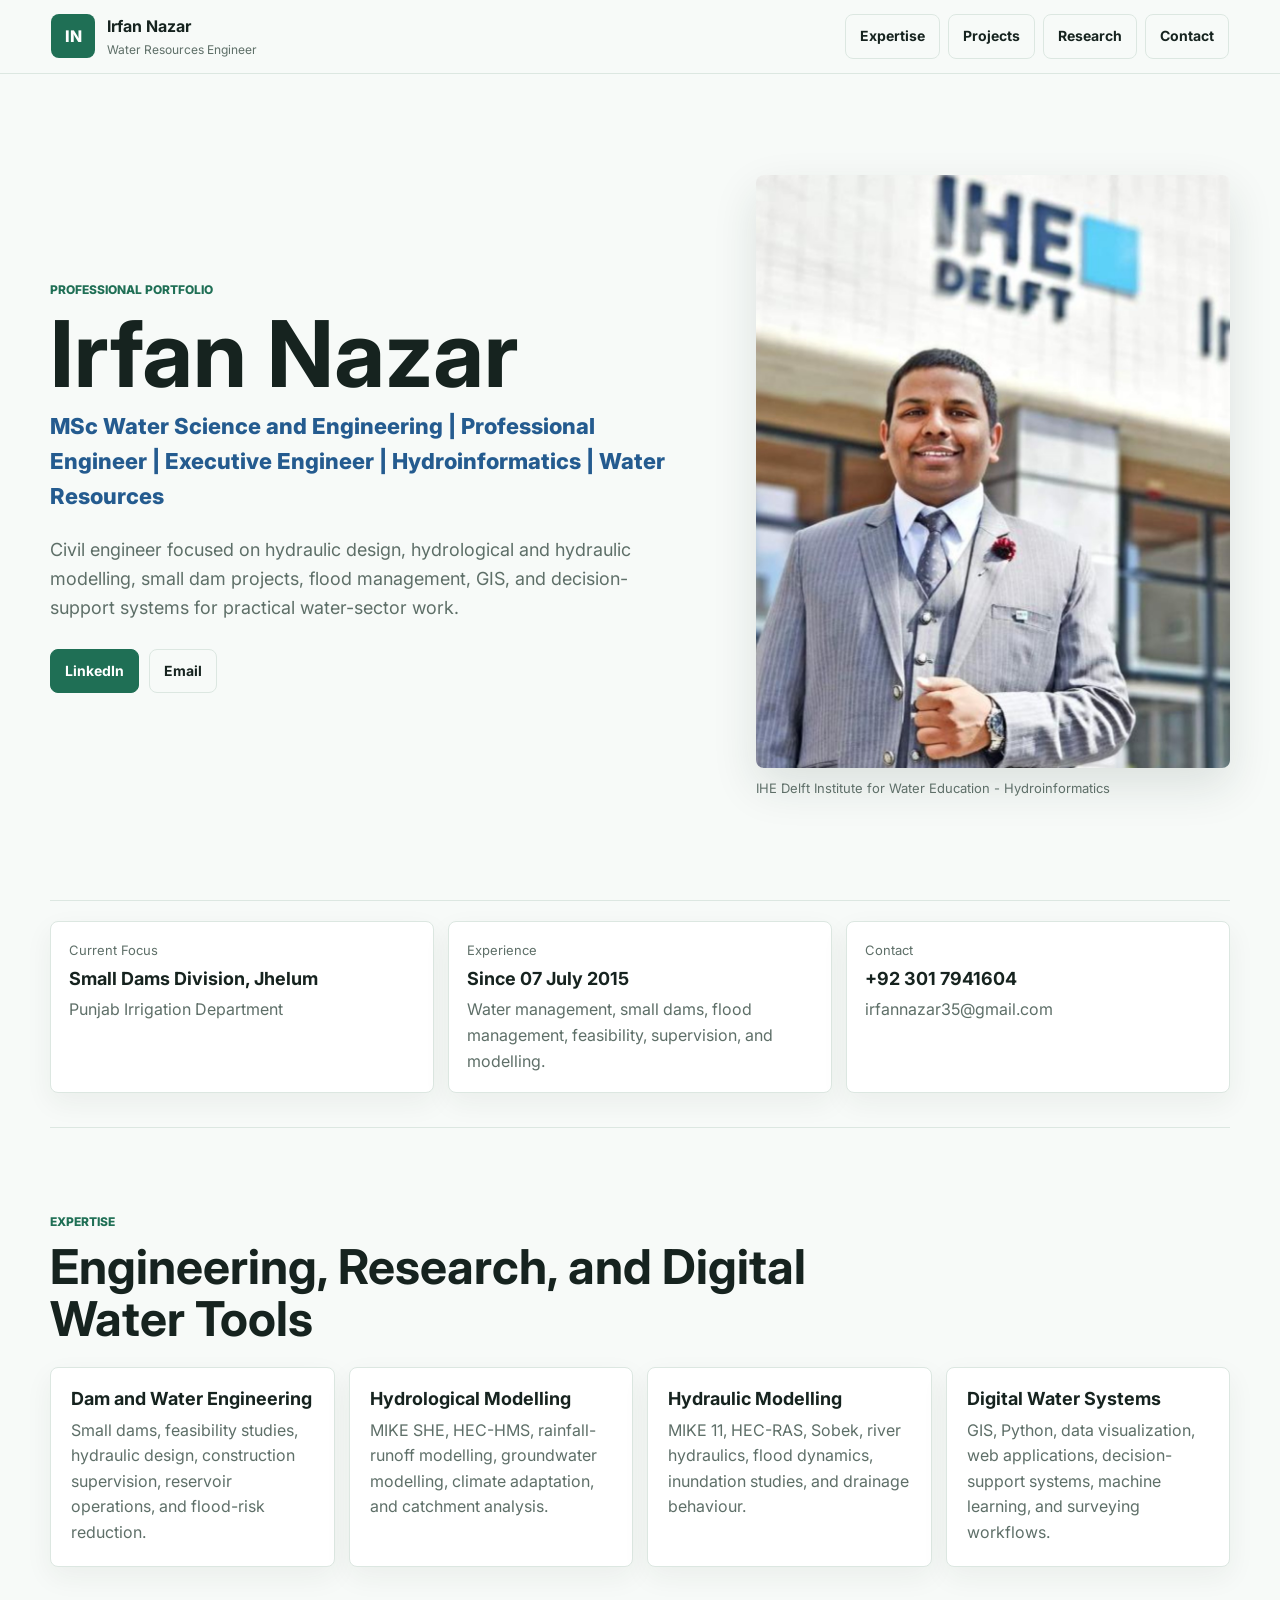
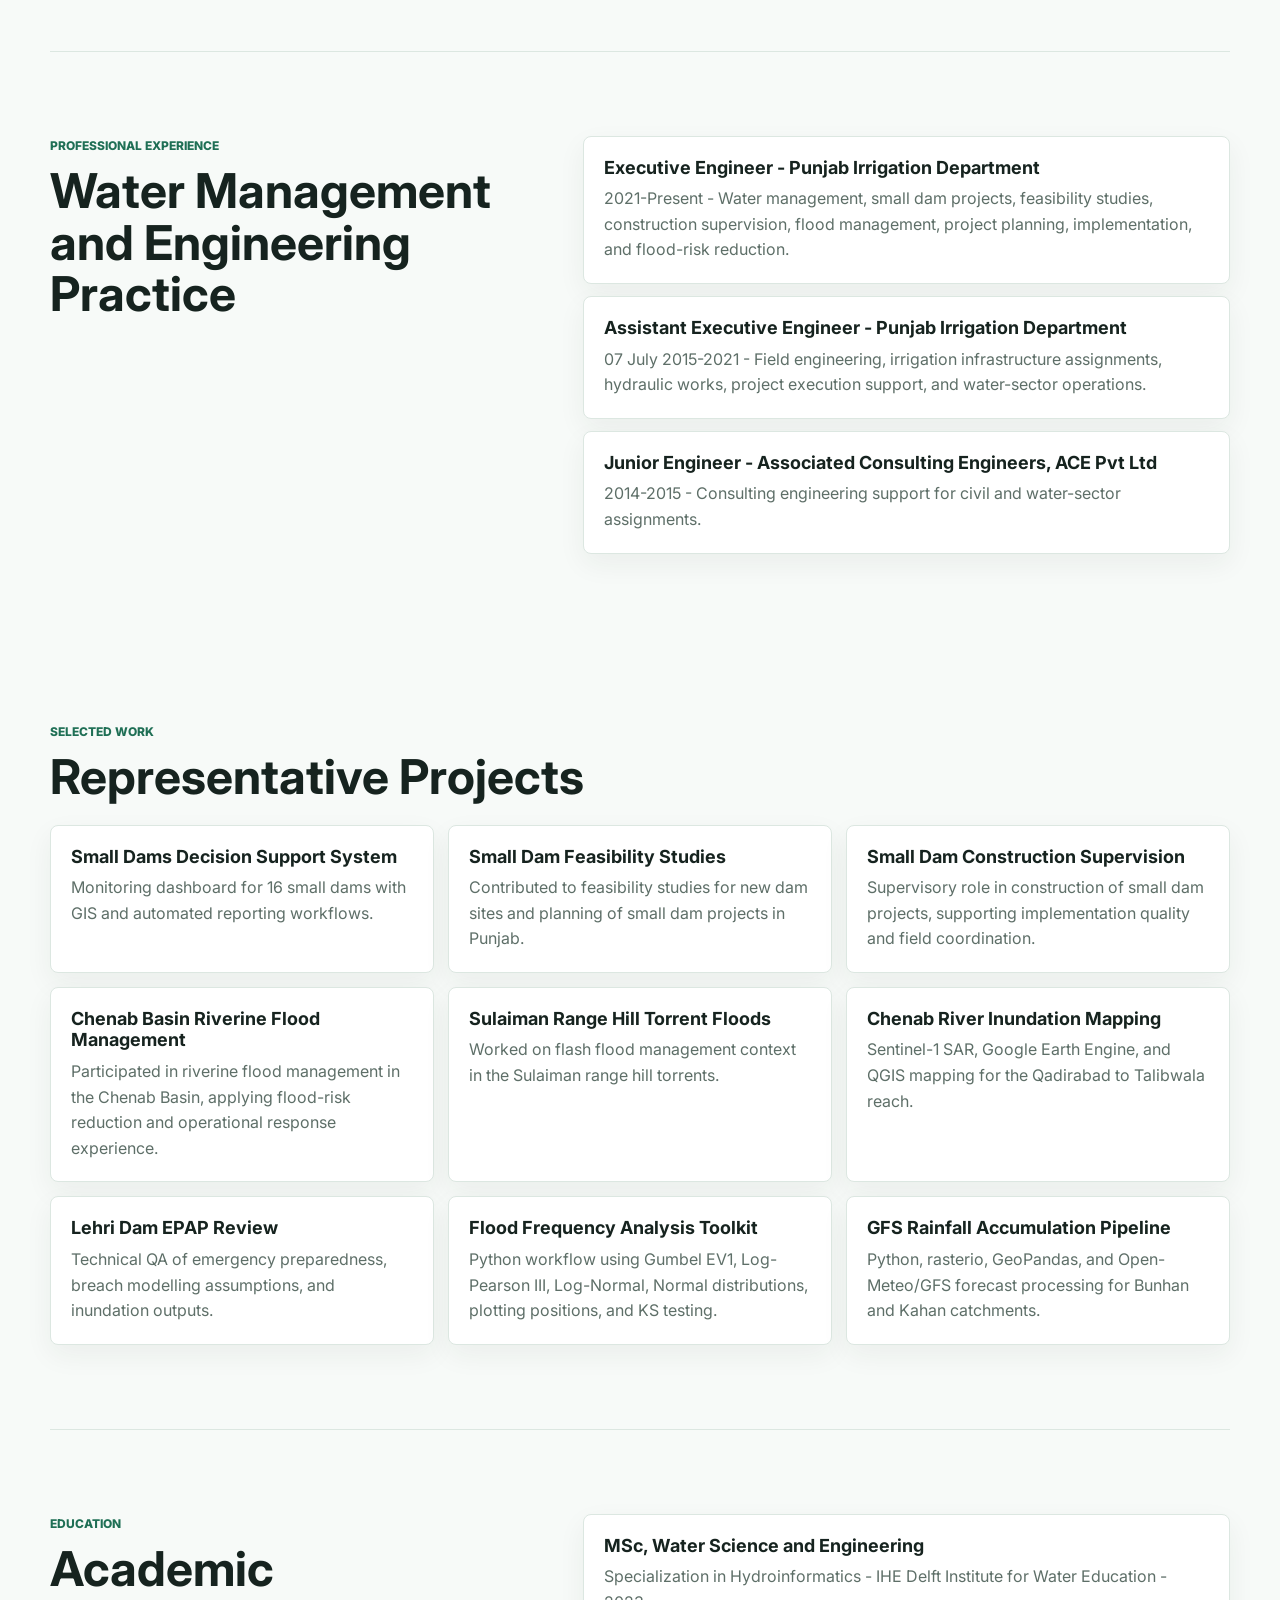
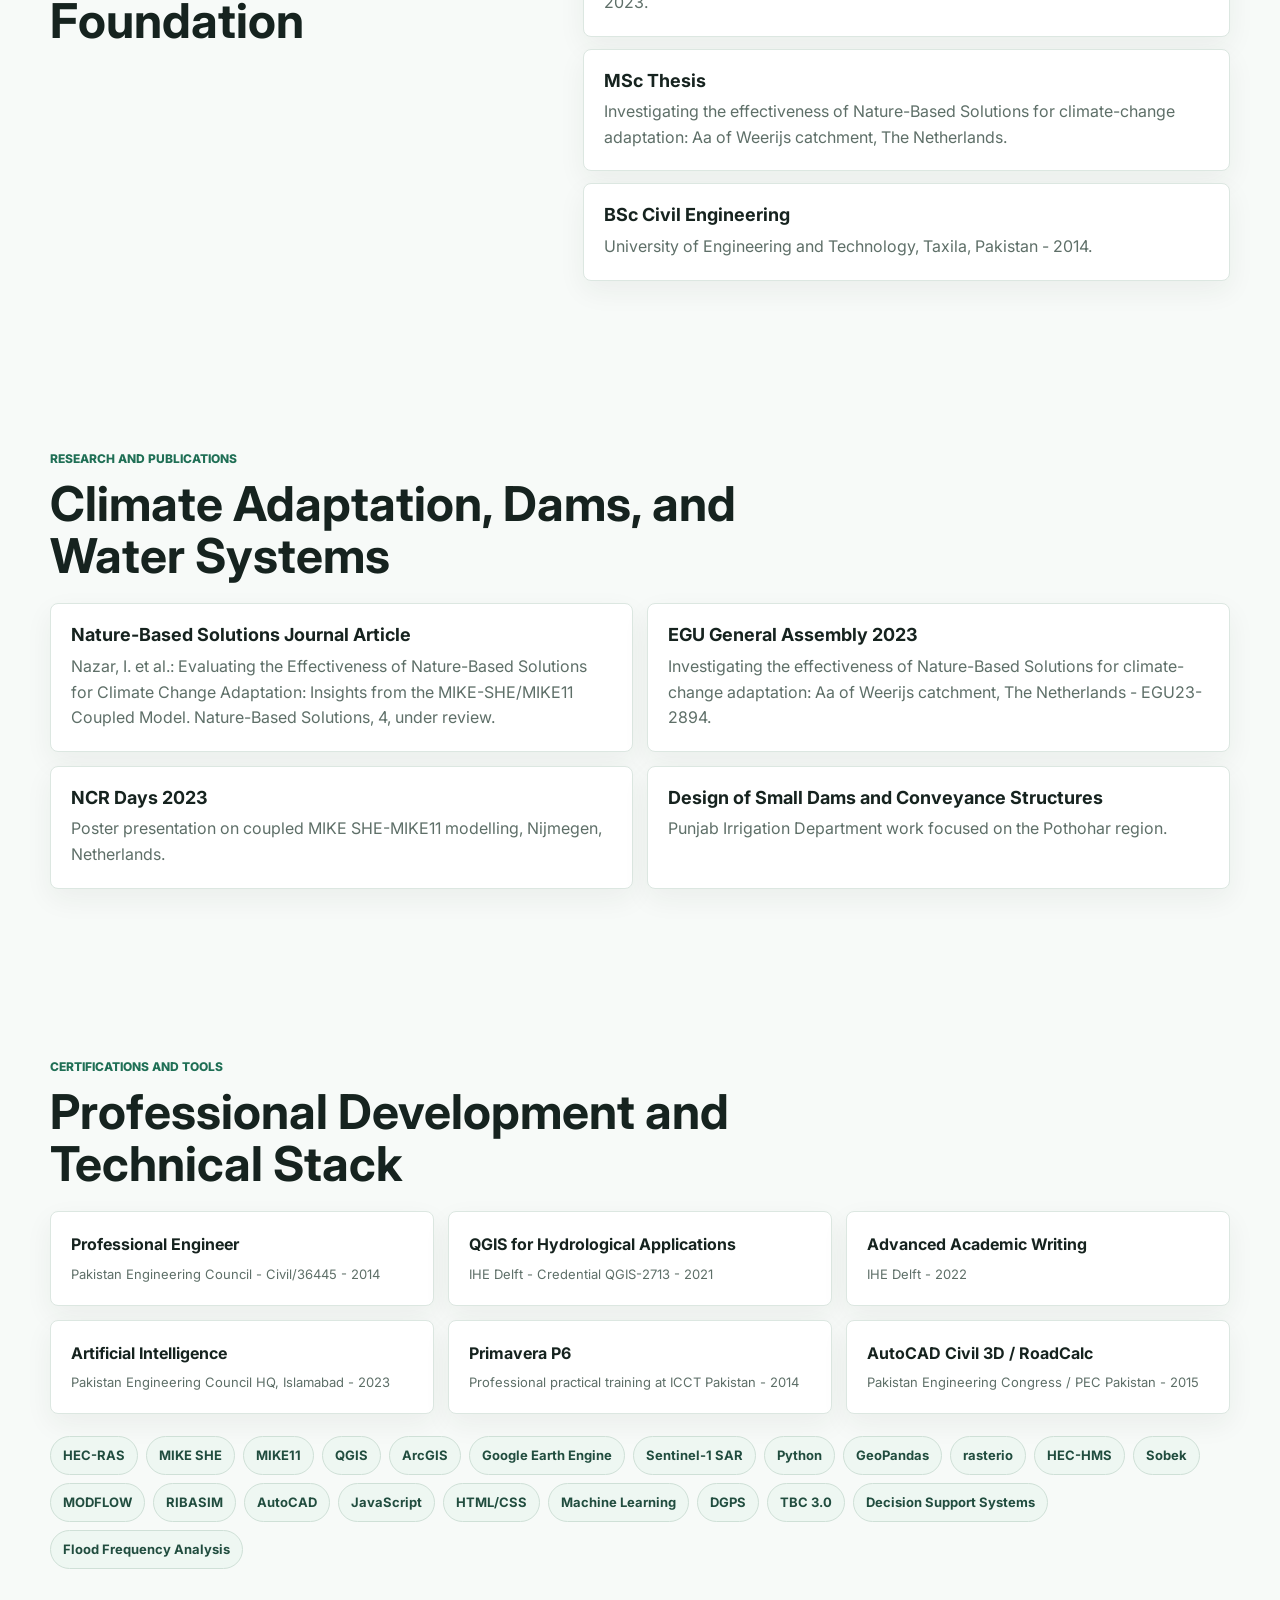
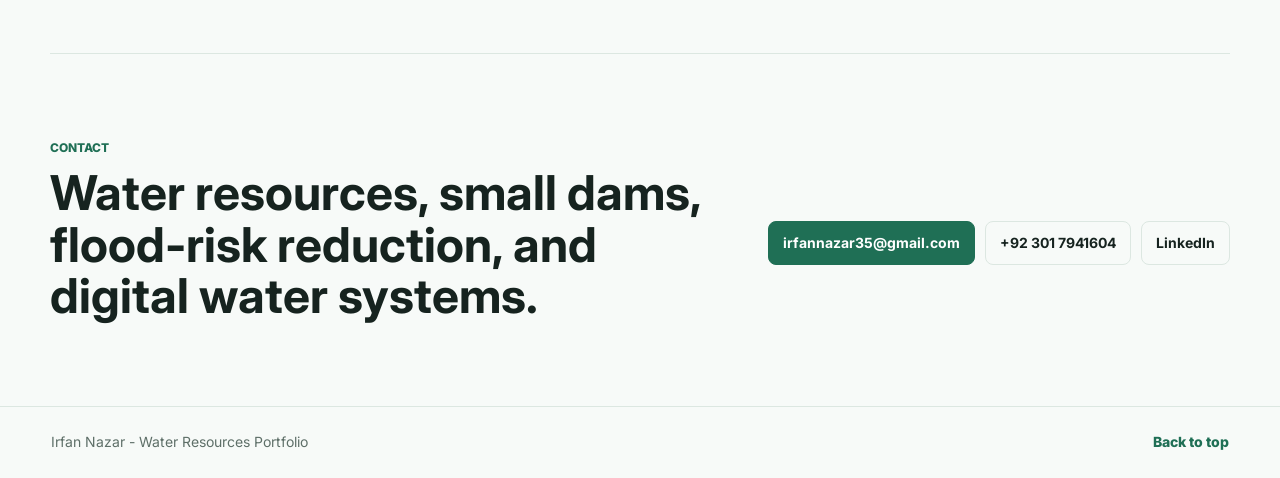
<file: index.html>
<!DOCTYPE html>
<html lang="en">
<head>
  <meta charset="UTF-8">
  <meta name="viewport" content="width=device-width, initial-scale=1.0">
  <meta name="description" content="Irfan Nazar - civil engineer, water resources professional, hydroinformatics specialist, and Executive Engineer in Punjab Irrigation Department.">
  <title>Engineer Irfan Nazar | Water Resources Portfolio</title>
  <link rel="preconnect" href="https://fonts.googleapis.com">
  <link rel="preconnect" href="https://fonts.gstatic.com" crossorigin>
  <link href="https://fonts.googleapis.com/css2?family=Inter:wght@400;500;600;700;800&display=swap" rel="stylesheet">
  <link rel="stylesheet" href="assets/css/styles.css">
</head>
<body>
  <header class="site-header">
    <a class="brand" href="#top" aria-label="Irfan Nazar portfolio home">
      <span class="brand-mark">IN</span>
      <span>
        <strong>Irfan Nazar</strong>
        <small>Water Resources Engineer</small>
      </span>
    </a>
    <button class="nav-toggle" type="button" aria-label="Toggle navigation" aria-expanded="false">
      <span></span>
      <span></span>
      <span></span>
    </button>
    <nav class="site-nav" aria-label="Primary navigation">
      <a href="#expertise">Expertise</a>
      <a href="#projects">Projects</a>
      <a href="#research">Research</a>
      <a href="#contact">Contact</a>
    </nav>
  </header>

  <main id="top">
    <section class="hero section-band">
      <div class="hero-copy">
        <p class="eyebrow">Professional Portfolio</p>
        <h1>Irfan Nazar</h1>
        <p class="role">MSc Water Science and Engineering | Professional Engineer | Executive Engineer | Hydroinformatics | Water Resources</p>
        <p class="lede">
          Civil engineer focused on hydraulic design, hydrological and hydraulic modelling, small dam projects,
          flood management, GIS, and decision-support systems for practical water-sector work.
        </p>
        <div class="hero-actions">
          <a class="button primary" href="https://www.linkedin.com/in/irfannazar/" target="_blank" rel="noopener">LinkedIn</a>
          <a class="button" href="mailto:irfannazar35@gmail.com">Email</a>
        </div>
      </div>
      <figure class="hero-media">
        <img src="assets/img/irfan-ihe.jpg" alt="Irfan Nazar at IHE Delft Institute for Water Education">
        <figcaption>IHE Delft Institute for Water Education - Hydroinformatics</figcaption>
      </figure>
    </section>

    <section class="summary-grid" aria-label="Portfolio highlights">
      <div>
        <span>Current Focus</span>
        <strong>Small Dams Division, Jhelum</strong>
        <p>Punjab Irrigation Department</p>
      </div>
      <div>
        <span>Experience</span>
        <strong>Since 07 July 2015</strong>
        <p>Water management, small dams, flood management, feasibility, supervision, and modelling.</p>
      </div>
      <div>
        <span>Contact</span>
        <strong>+92 301 7941604</strong>
        <p>irfannazar35@gmail.com</p>
      </div>
    </section>

    <section id="expertise" class="content-section">
      <div class="section-heading">
        <p class="eyebrow">Expertise</p>
        <h2>Engineering, Research, and Digital Water Tools</h2>
      </div>
      <div class="card-grid">
        <article class="info-card">
          <h3>Dam and Water Engineering</h3>
          <p>Small dams, feasibility studies, hydraulic design, construction supervision, reservoir operations, and flood-risk reduction.</p>
        </article>
        <article class="info-card">
          <h3>Hydrological Modelling</h3>
          <p>MIKE SHE, HEC-HMS, rainfall-runoff modelling, groundwater modelling, climate adaptation, and catchment analysis.</p>
        </article>
        <article class="info-card">
          <h3>Hydraulic Modelling</h3>
          <p>MIKE 11, HEC-RAS, Sobek, river hydraulics, flood dynamics, inundation studies, and drainage behaviour.</p>
        </article>
        <article class="info-card">
          <h3>Digital Water Systems</h3>
          <p>GIS, Python, data visualization, web applications, decision-support systems, machine learning, and surveying workflows.</p>
        </article>
      </div>
    </section>

    <section class="content-section split-section">
      <div class="section-heading">
        <p class="eyebrow">Professional Experience</p>
        <h2>Water Management and Engineering Practice</h2>
      </div>
      <div class="timeline">
        <article>
          <h3>Executive Engineer - Punjab Irrigation Department</h3>
          <p>2021-Present - Water management, small dam projects, feasibility studies, construction supervision, flood management, project planning, implementation, and flood-risk reduction.</p>
        </article>
        <article>
          <h3>Assistant Executive Engineer - Punjab Irrigation Department</h3>
          <p>07 July 2015-2021 - Field engineering, irrigation infrastructure assignments, hydraulic works, project execution support, and water-sector operations.</p>
        </article>
        <article>
          <h3>Junior Engineer - Associated Consulting Engineers, ACE Pvt Ltd</h3>
          <p>2014-2015 - Consulting engineering support for civil and water-sector assignments.</p>
        </article>
      </div>
    </section>

    <section id="projects" class="content-section">
      <div class="section-heading">
        <p class="eyebrow">Selected Work</p>
        <h2>Representative Projects</h2>
      </div>
      <div class="project-list">
        <article><h3>Small Dams Decision Support System</h3><p>Monitoring dashboard for 16 small dams with GIS and automated reporting workflows.</p></article>
        <article><h3>Small Dam Feasibility Studies</h3><p>Contributed to feasibility studies for new dam sites and planning of small dam projects in Punjab.</p></article>
        <article><h3>Small Dam Construction Supervision</h3><p>Supervisory role in construction of small dam projects, supporting implementation quality and field coordination.</p></article>
        <article><h3>Chenab Basin Riverine Flood Management</h3><p>Participated in riverine flood management in the Chenab Basin, applying flood-risk reduction and operational response experience.</p></article>
        <article><h3>Sulaiman Range Hill Torrent Floods</h3><p>Worked on flash flood management context in the Sulaiman range hill torrents.</p></article>
        <article><h3>Chenab River Inundation Mapping</h3><p>Sentinel-1 SAR, Google Earth Engine, and QGIS mapping for the Qadirabad to Talibwala reach.</p></article>
        <article><h3>Lehri Dam EPAP Review</h3><p>Technical QA of emergency preparedness, breach modelling assumptions, and inundation outputs.</p></article>
        <article><h3>Flood Frequency Analysis Toolkit</h3><p>Python workflow using Gumbel EV1, Log-Pearson III, Log-Normal, Normal distributions, plotting positions, and KS testing.</p></article>
        <article><h3>GFS Rainfall Accumulation Pipeline</h3><p>Python, rasterio, GeoPandas, and Open-Meteo/GFS forecast processing for Bunhan and Kahan catchments.</p></article>
      </div>
    </section>

    <section class="content-section split-section">
      <div class="section-heading">
        <p class="eyebrow">Education</p>
        <h2>Academic Foundation</h2>
      </div>
      <div class="timeline">
        <article>
          <h3>MSc, Water Science and Engineering</h3>
          <p>Specialization in Hydroinformatics - IHE Delft Institute for Water Education - 2023.</p>
        </article>
        <article>
          <h3>MSc Thesis</h3>
          <p>Investigating the effectiveness of Nature-Based Solutions for climate-change adaptation: Aa of Weerijs catchment, The Netherlands.</p>
        </article>
        <article>
          <h3>BSc Civil Engineering</h3>
          <p>University of Engineering and Technology, Taxila, Pakistan - 2014.</p>
        </article>
      </div>
    </section>

    <section id="research" class="content-section">
      <div class="section-heading">
        <p class="eyebrow">Research and Publications</p>
        <h2>Climate Adaptation, Dams, and Water Systems</h2>
      </div>
      <div class="project-list compact">
        <article><h3>Nature-Based Solutions Journal Article</h3><p>Nazar, I. et al.: Evaluating the Effectiveness of Nature-Based Solutions for Climate Change Adaptation: Insights from the MIKE-SHE/MIKE11 Coupled Model. Nature-Based Solutions, 4, under review.</p></article>
        <article><h3>EGU General Assembly 2023</h3><p>Investigating the effectiveness of Nature-Based Solutions for climate-change adaptation: Aa of Weerijs catchment, The Netherlands - EGU23-2894.</p></article>
        <article><h3>NCR Days 2023</h3><p>Poster presentation on coupled MIKE SHE-MIKE11 modelling, Nijmegen, Netherlands.</p></article>
        <article><h3>Design of Small Dams and Conveyance Structures</h3><p>Punjab Irrigation Department work focused on the Pothohar region.</p></article>
      </div>
    </section>

    <section class="content-section">
      <div class="section-heading">
        <p class="eyebrow">Certifications and Tools</p>
        <h2>Professional Development and Technical Stack</h2>
      </div>
      <div class="credential-grid">
        <article><strong>Professional Engineer</strong><span>Pakistan Engineering Council - Civil/36445 - 2014</span></article>
        <article><strong>QGIS for Hydrological Applications</strong><span>IHE Delft - Credential QGIS-2713 - 2021</span></article>
        <article><strong>Advanced Academic Writing</strong><span>IHE Delft - 2022</span></article>
        <article><strong>Artificial Intelligence</strong><span>Pakistan Engineering Council HQ, Islamabad - 2023</span></article>
        <article><strong>Primavera P6</strong><span>Professional practical training at ICCT Pakistan - 2014</span></article>
        <article><strong>AutoCAD Civil 3D / RoadCalc</strong><span>Pakistan Engineering Congress / PEC Pakistan - 2015</span></article>
      </div>
      <div class="skill-cloud" aria-label="Technical skills">
        <span>HEC-RAS</span><span>MIKE SHE</span><span>MIKE11</span><span>QGIS</span><span>ArcGIS</span>
        <span>Google Earth Engine</span><span>Sentinel-1 SAR</span><span>Python</span><span>GeoPandas</span>
        <span>rasterio</span><span>HEC-HMS</span><span>Sobek</span><span>MODFLOW</span><span>RIBASIM</span>
        <span>AutoCAD</span><span>JavaScript</span><span>HTML/CSS</span><span>Machine Learning</span>
        <span>DGPS</span><span>TBC 3.0</span><span>Decision Support Systems</span><span>Flood Frequency Analysis</span>
      </div>
    </section>

    <section id="contact" class="contact-section">
      <div>
        <p class="eyebrow">Contact</p>
        <h2>Water resources, small dams, flood-risk reduction, and digital water systems.</h2>
      </div>
      <div class="contact-actions">
        <a class="button primary" href="mailto:irfannazar35@gmail.com">irfannazar35@gmail.com</a>
        <a class="button" href="tel:+923017941604">+92 301 7941604</a>
        <a class="button" href="https://www.linkedin.com/in/irfannazar/" target="_blank" rel="noopener">LinkedIn</a>
      </div>
    </section>
  </main>

  <footer class="site-footer">
    <span>Irfan Nazar - Water Resources Portfolio</span>
    <a href="#top">Back to top</a>
  </footer>

  <script src="assets/js/main.js"></script>
</body>
</html>
</file>
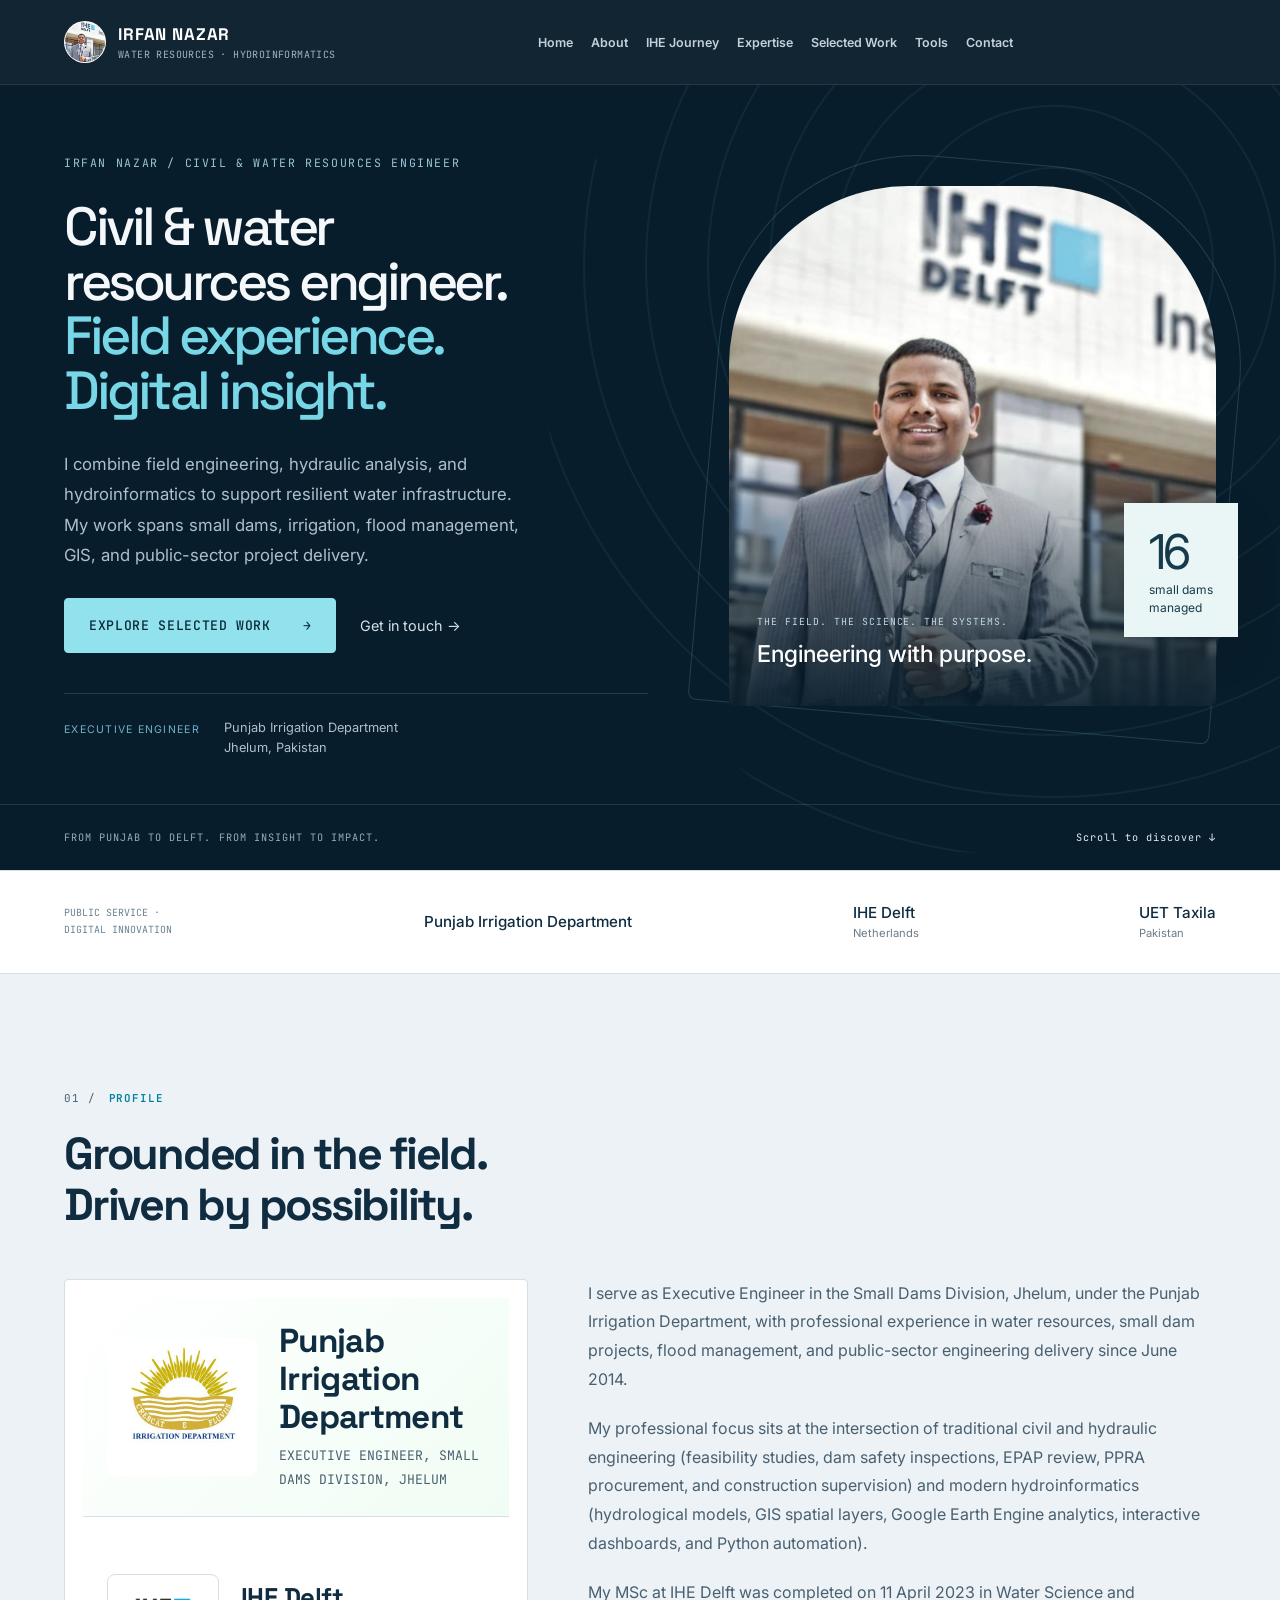
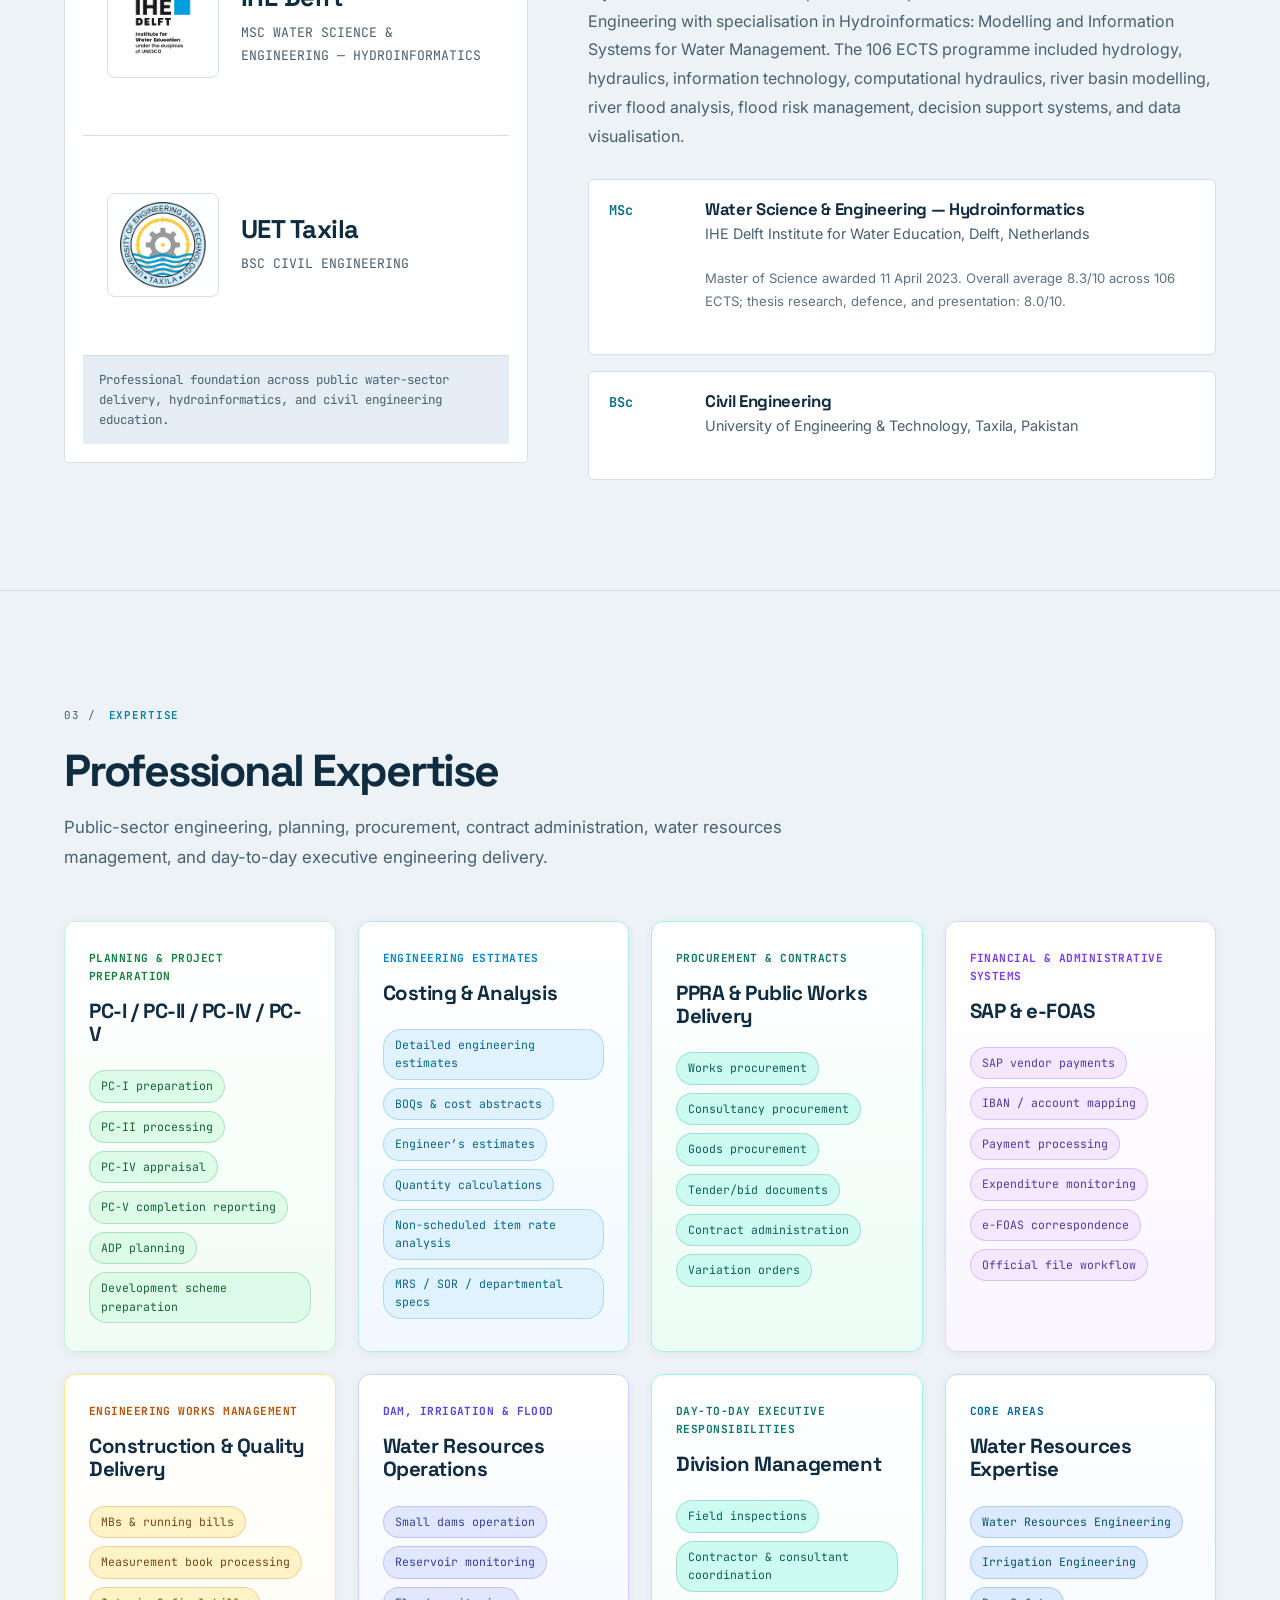
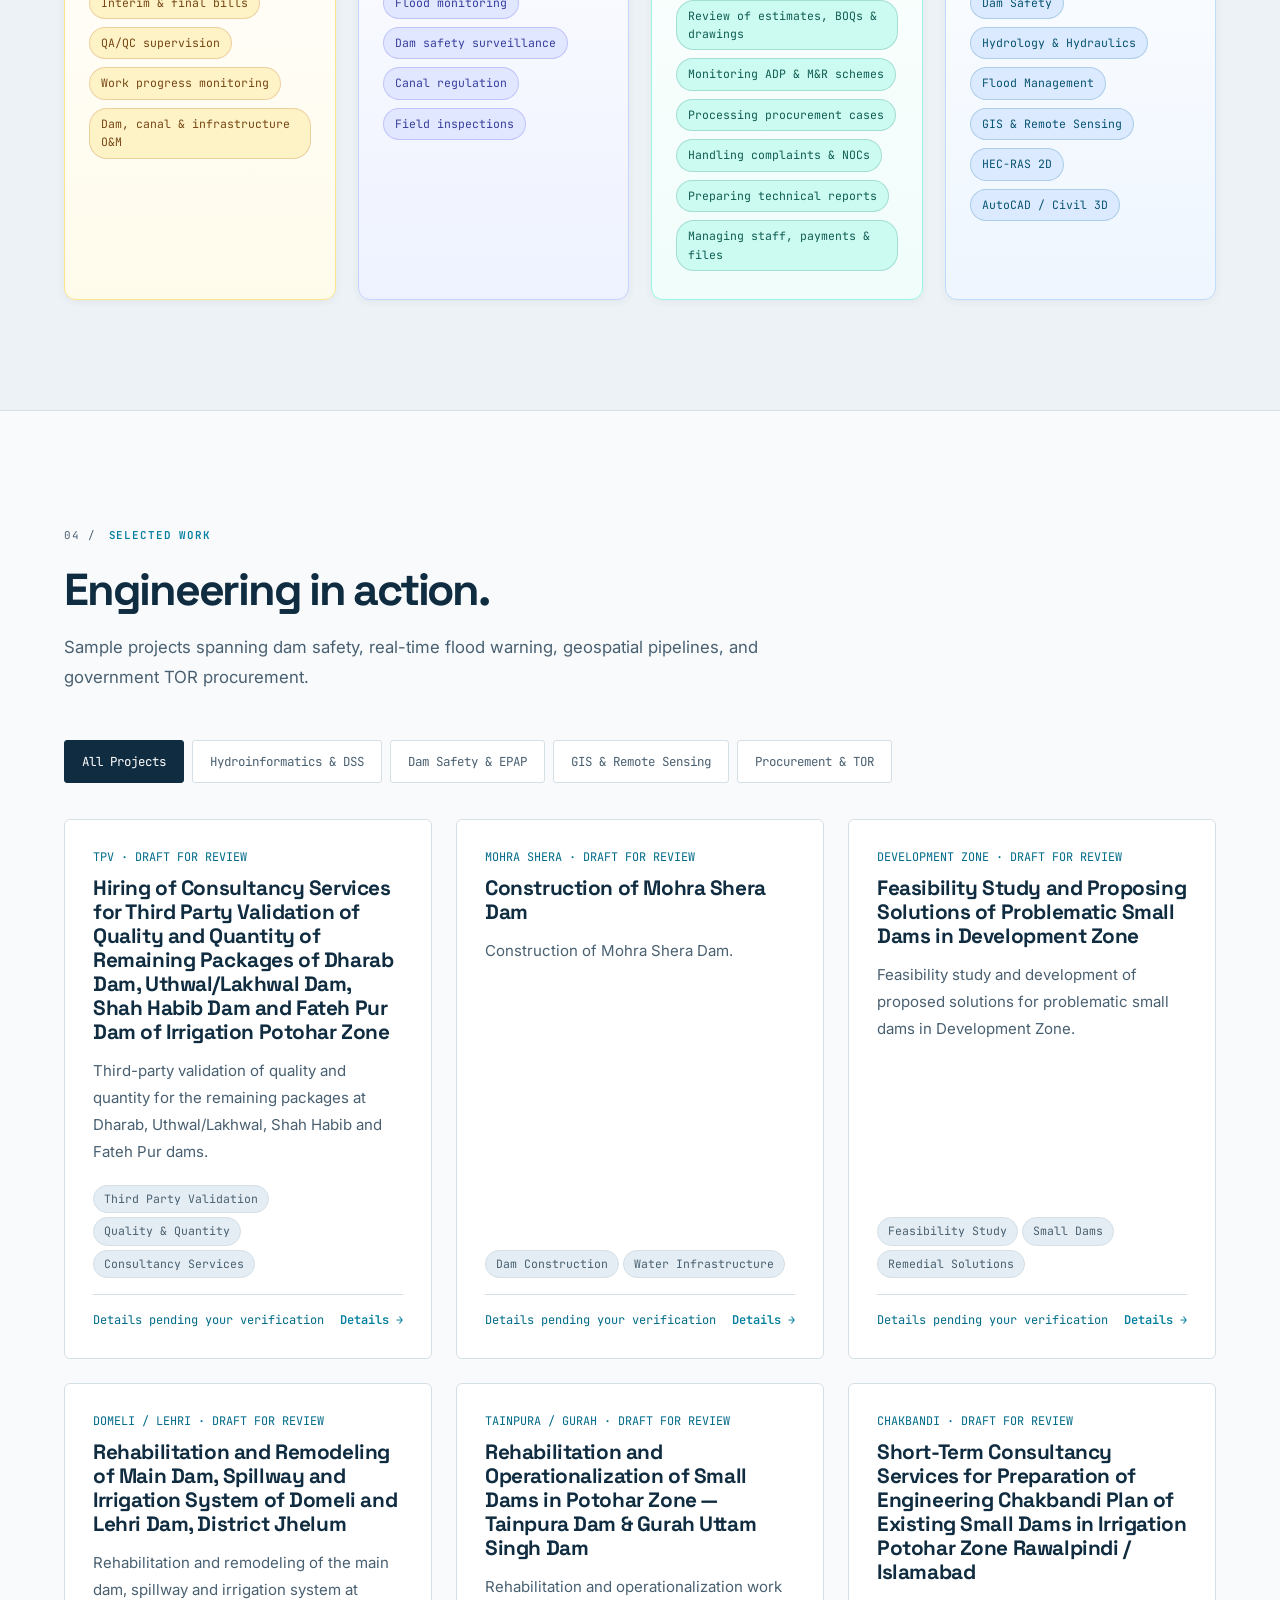
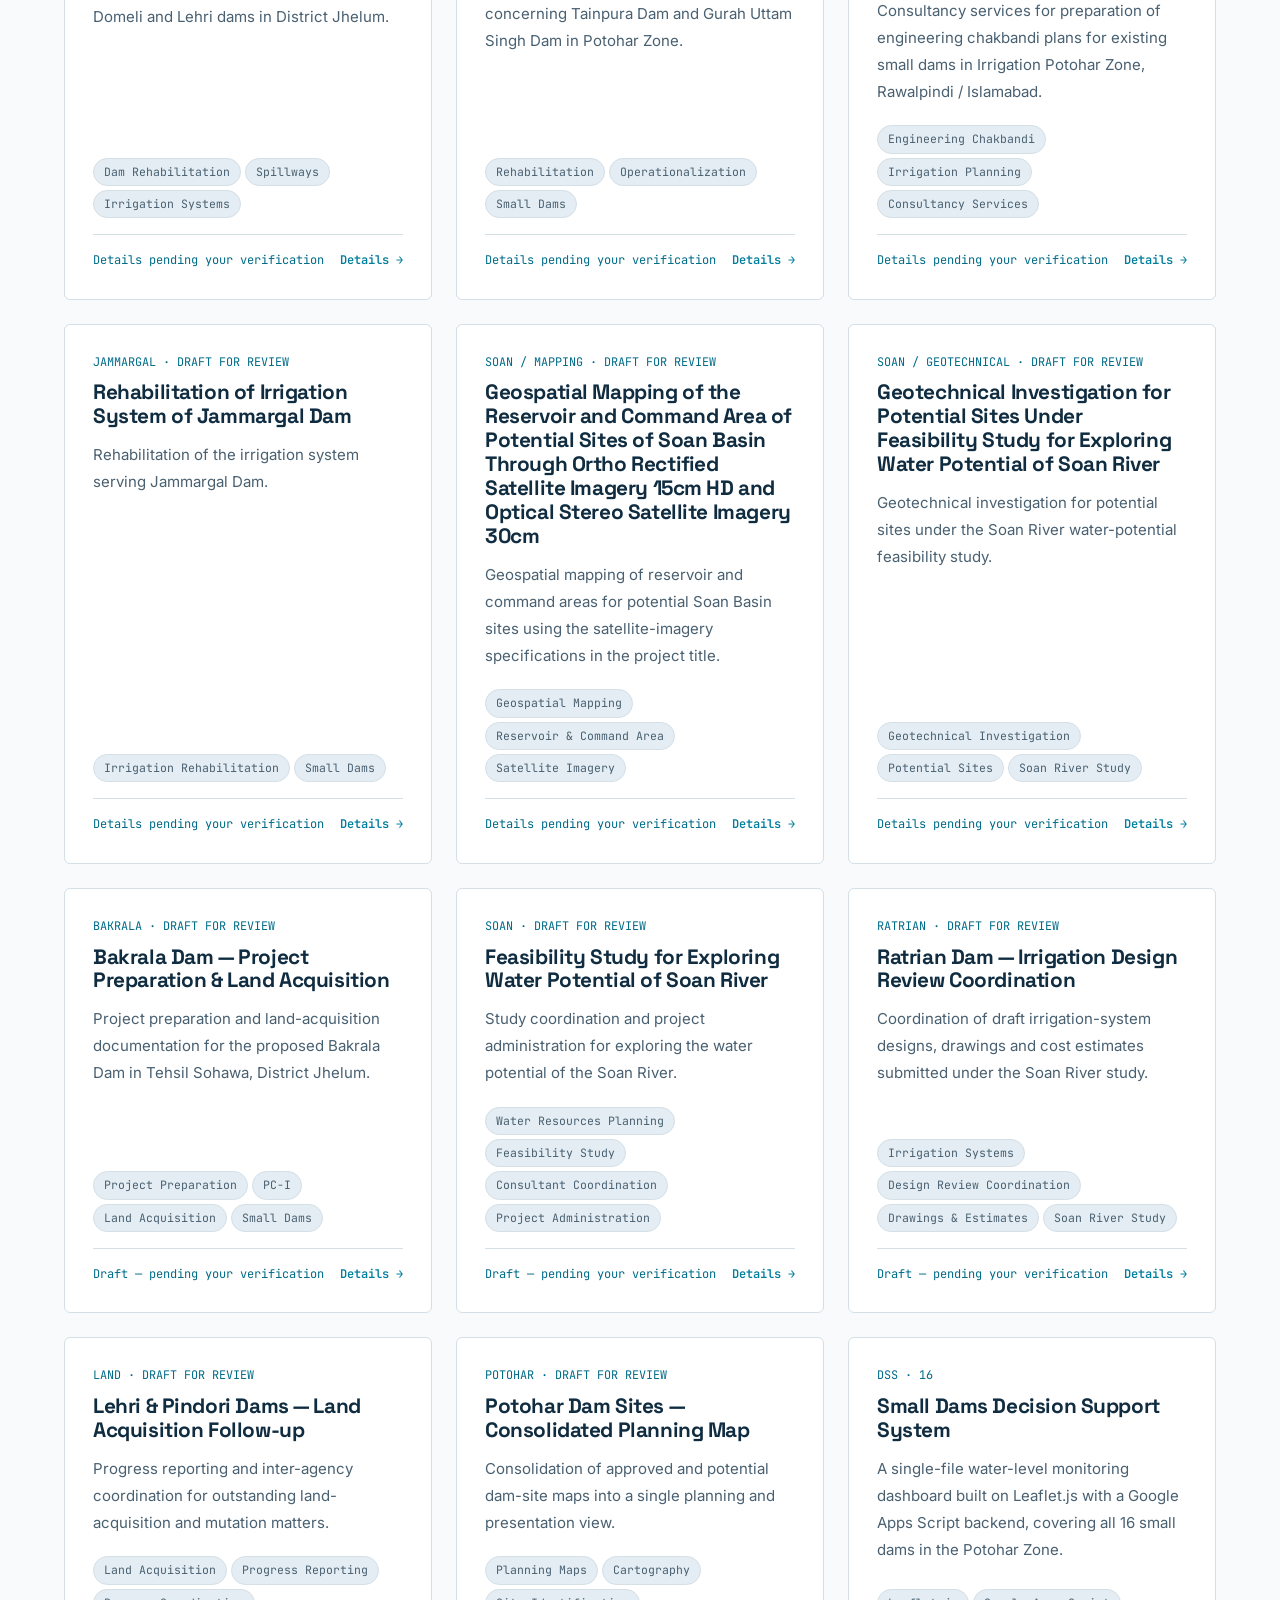
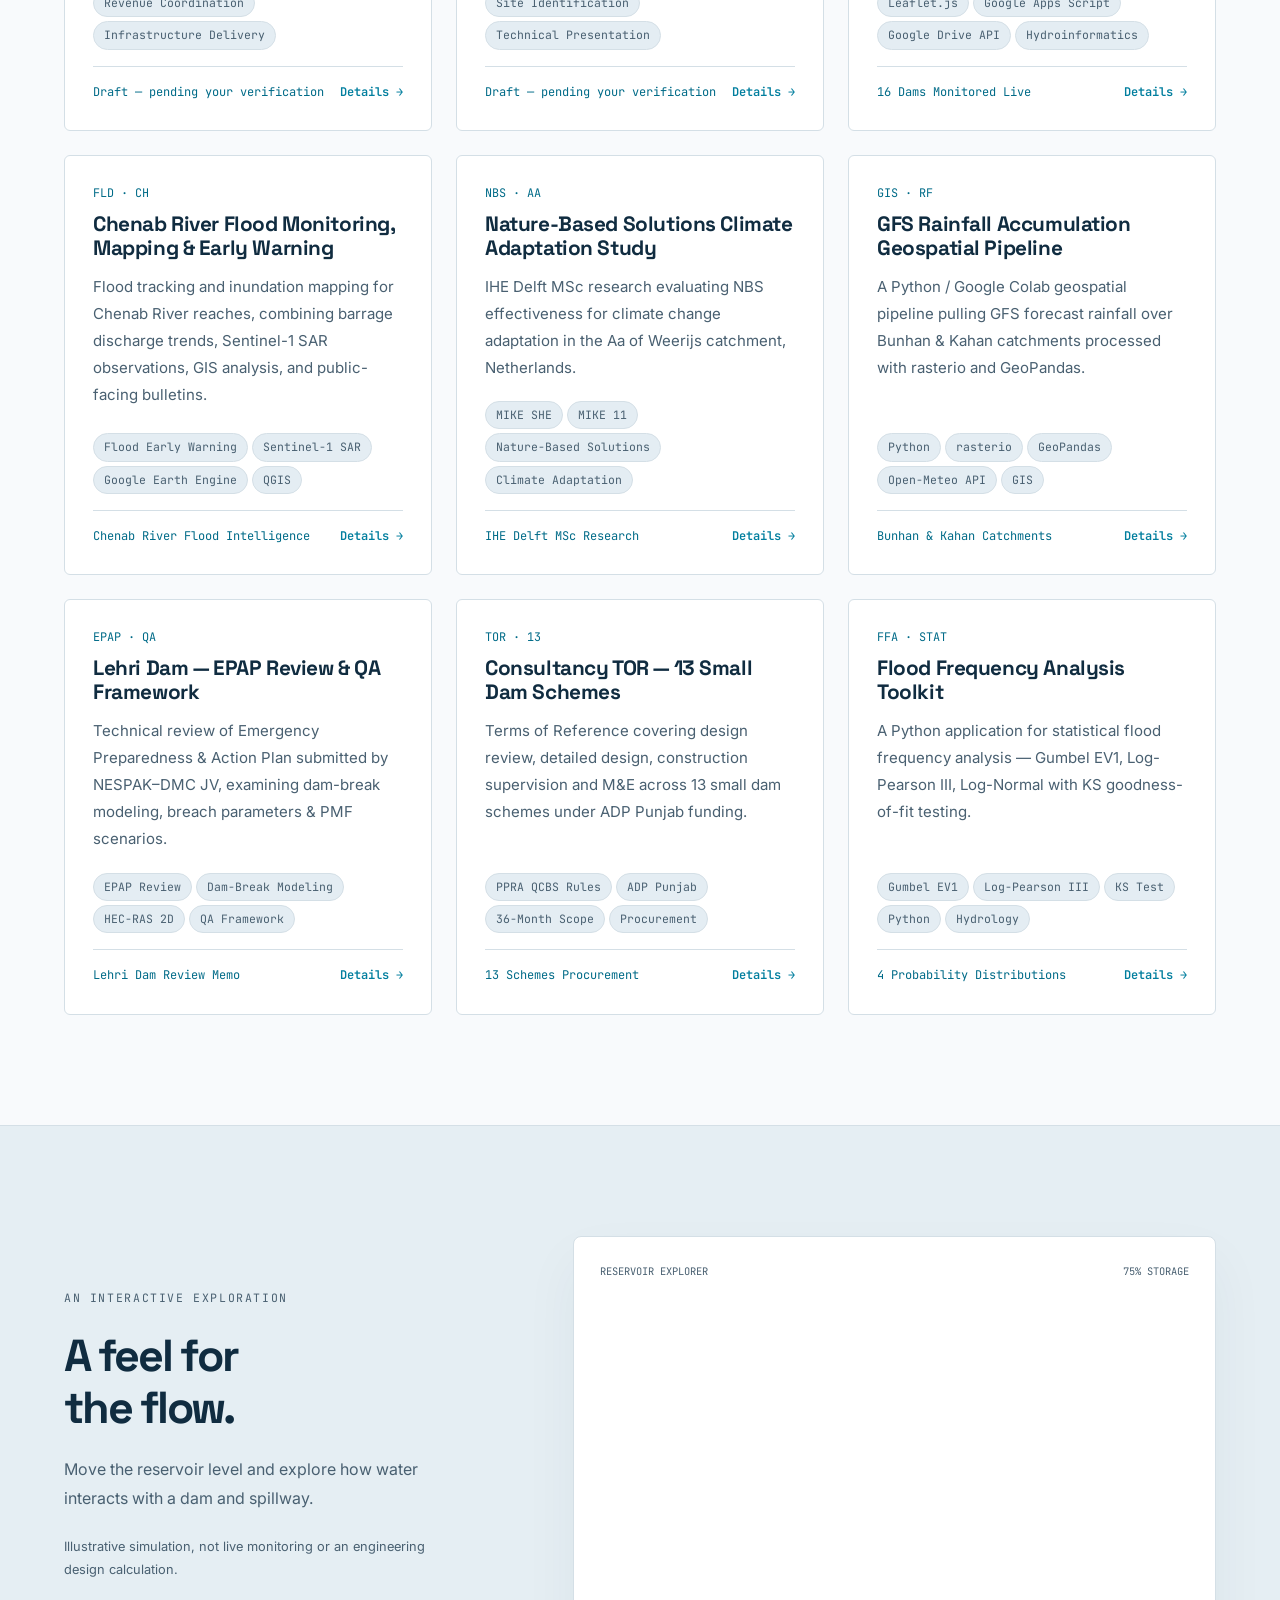
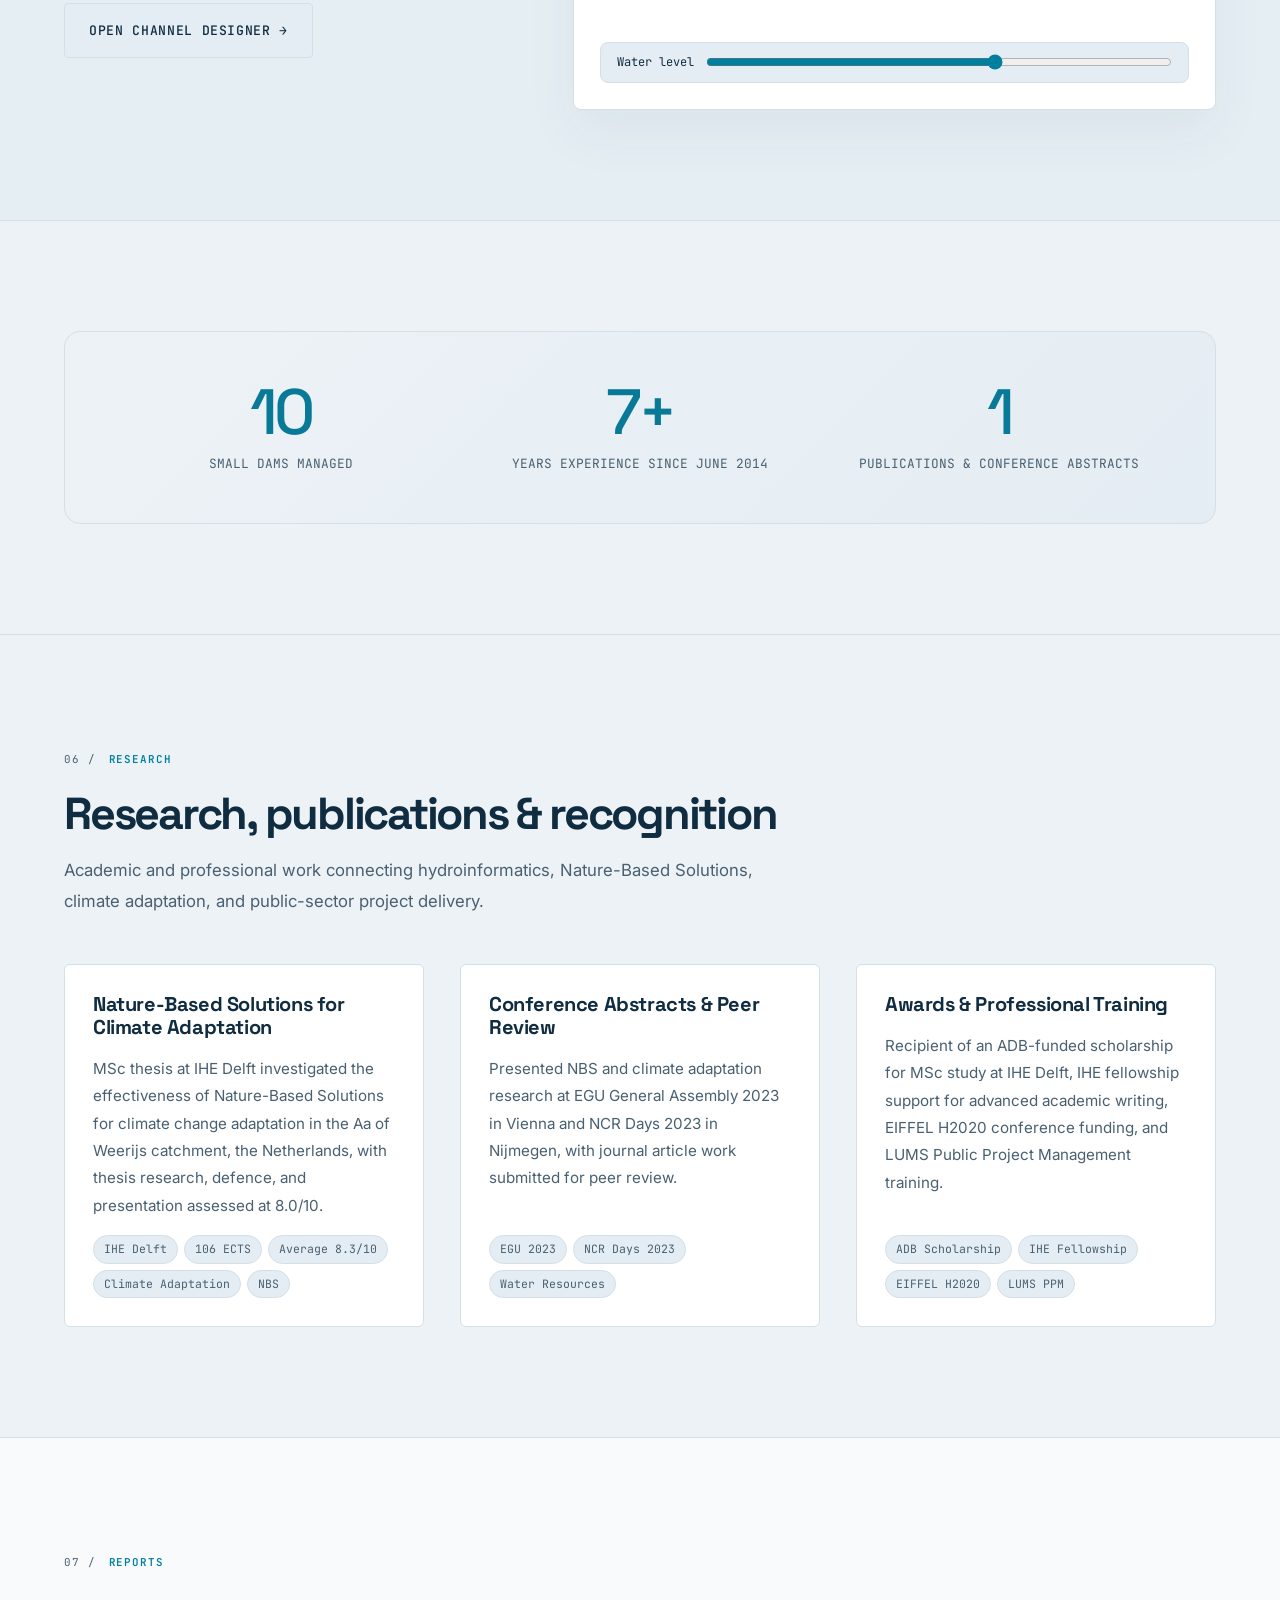
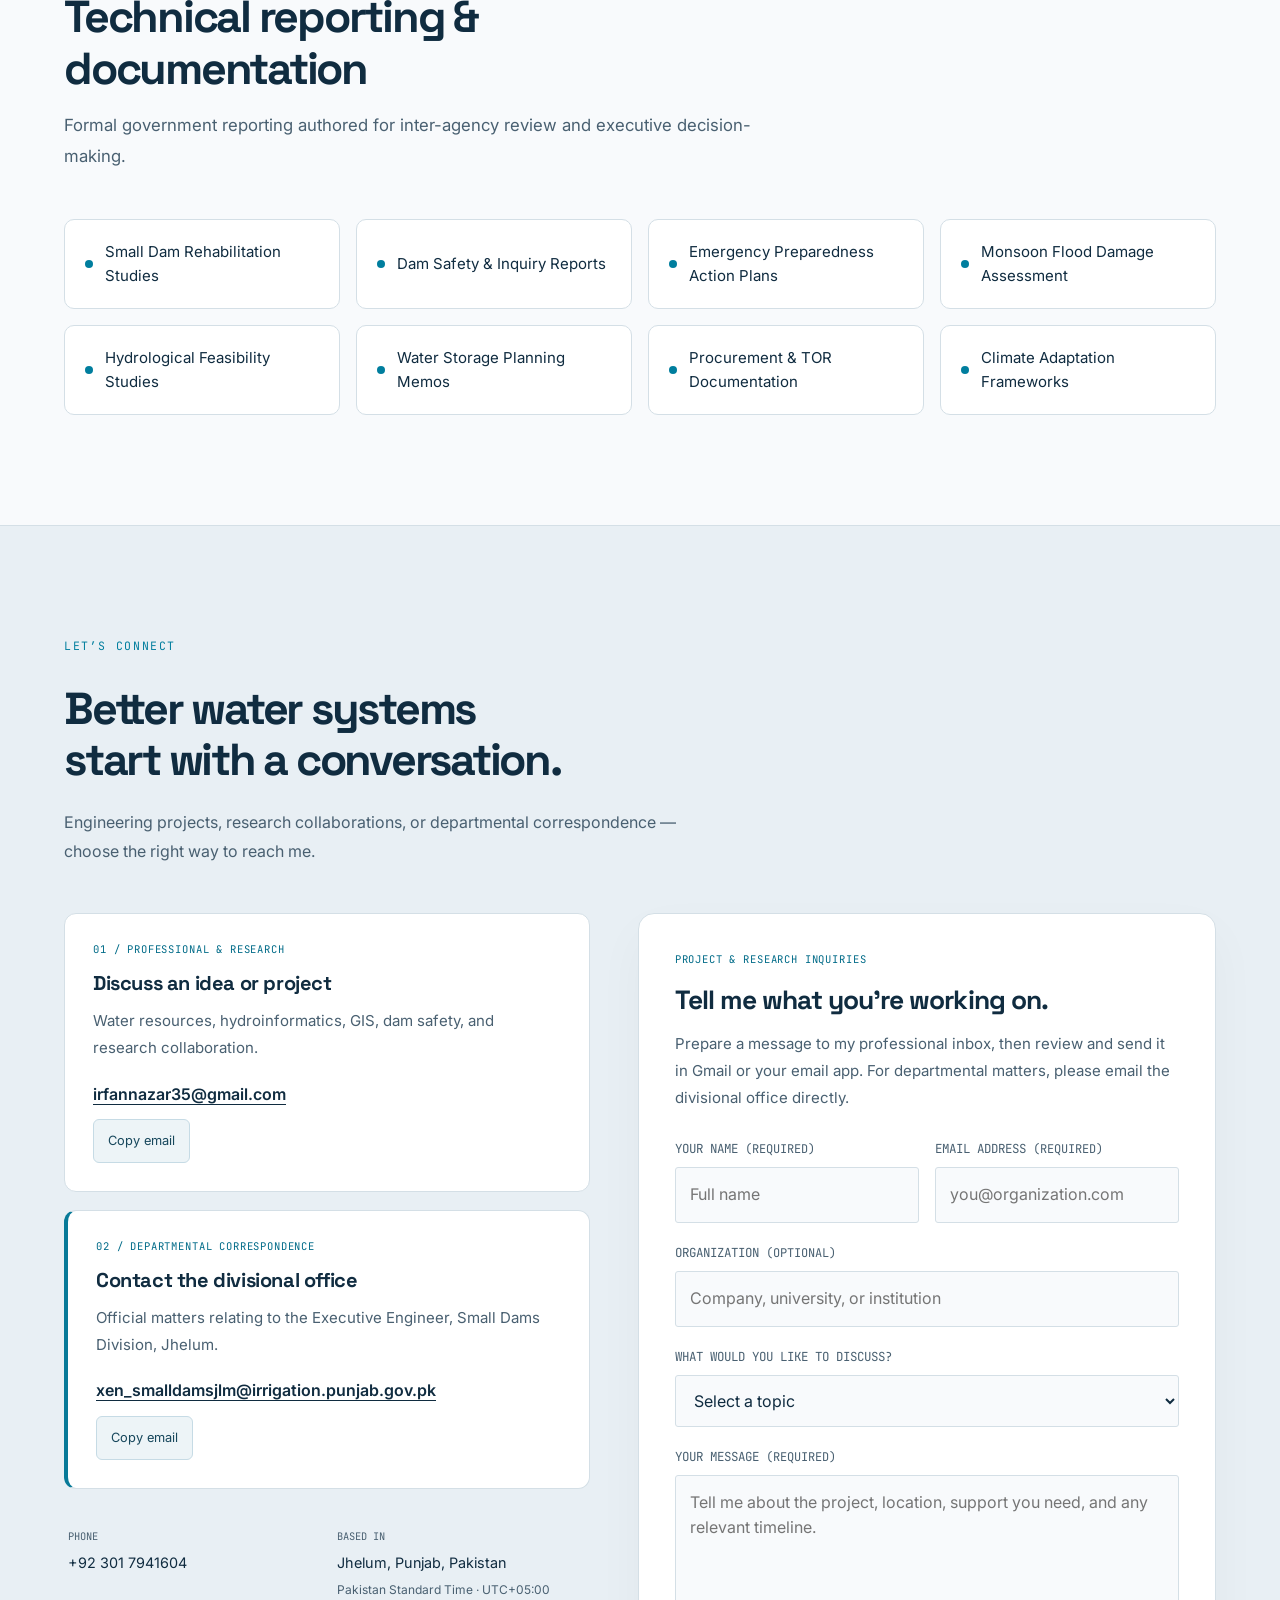
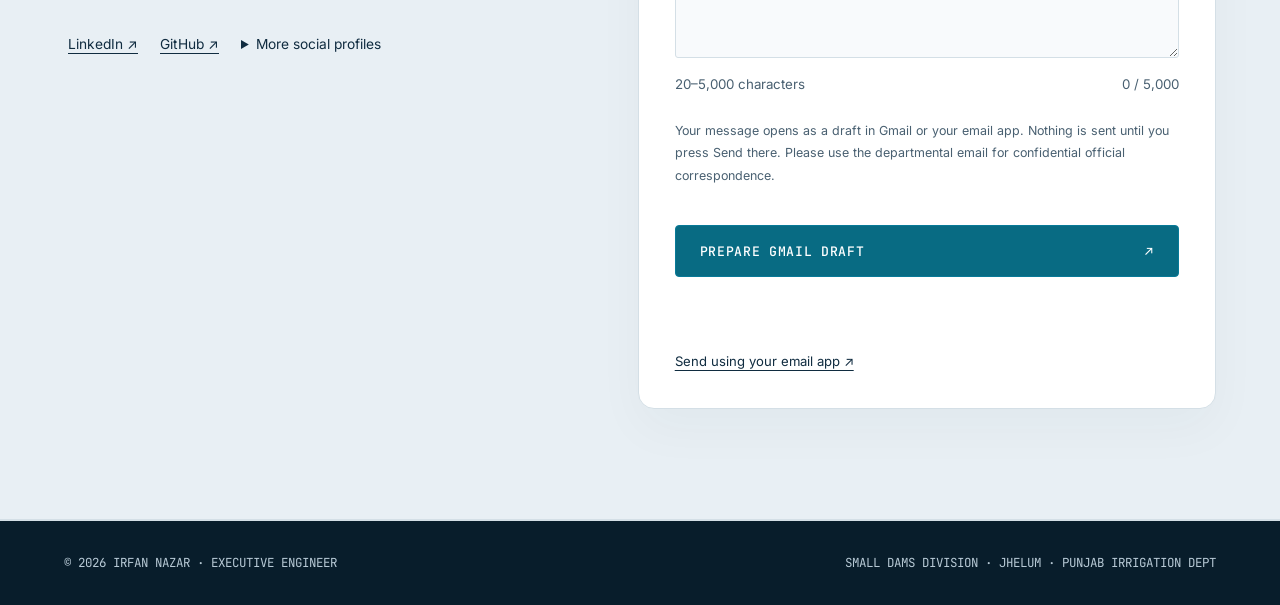
<file: public/index.html>
<!DOCTYPE html>
<html lang="en" data-theme="light">
<head>
  <meta charset="UTF-8">
  <meta name="viewport" content="width=device-width, initial-scale=1.0">
  <title>Irfan Nazar | Civil &amp; Water Resources Engineer</title>
  <meta name="description" content="Portfolio of Irfan Nazar — Executive Engineer, Punjab Irrigation Department. MSc Water Science and Engineering graduate from IHE Delft specializing in hydroinformatics, dam safety, hydrological modeling, GIS, procurement, contract management, and project monitoring.">
  <meta name="keywords" content="Irfan Nazar, Executive Engineer, Water Resources Engineer, Hydroinformatics, IHE Delft, MSc Water Science and Engineering, Nature-Based Solutions, Dam Safety, Punjab Irrigation Department, Flood Early Warning, GIS, HEC-RAS, MIKE SHE, Decision Support Systems, River Flood Analysis, PPRA procurement, bidding documents, consultant selection, contract management, project appraisal, IPC processing, e-procurement, cadastral mapping">
  <meta name="author" content="Irfan Nazar">
  <meta name="robots" content="index, follow, max-image-preview:large">
  <link rel="canonical" href="https://www.irfannazar.com/">
  <meta property="og:type" content="profile">
  <meta property="og:site_name" content="Irfan Nazar Portfolio">
  <meta property="og:title" content="Irfan Nazar — Water Resources Engineer & Hydroinformatics Specialist">
  <meta property="og:description" content="Executive Engineer and IHE Delft MSc graduate focused on dam safety, flood modeling, GIS, hydroinformatics, procurement, contract management, and development project monitoring.">
  <meta property="og:url" content="https://www.irfannazar.com/">
  <meta property="og:image" content="https://www.irfannazar.com/assets/images/profile.jpg">
  <meta name="twitter:card" content="summary_large_image">
  <meta name="twitter:title" content="Irfan Nazar — Water Resources Engineer & Hydroinformatics Specialist">
  <meta name="twitter:description" content="Portfolio of Irfan Nazar, Executive Engineer and IHE Delft MSc graduate in water resources, hydroinformatics, procurement, contract management, and project monitoring.">
  <meta name="twitter:image" content="https://www.irfannazar.com/assets/images/profile.jpg">
  <script type="application/ld+json">
  {
    "@context": "https://schema.org",
    "@type": "Person",
    "name": "Irfan Nazar",
    "url": "https://www.irfannazar.com/",
    "image": "https://www.irfannazar.com/assets/images/profile.jpg",
    "jobTitle": "Executive Engineer / Water Resources Engineer",
    "worksFor": {
      "@type": "GovernmentOrganization",
      "name": "Punjab Irrigation Department"
    },
    "alumniOf": [
      {
        "@type": "CollegeOrUniversity",
        "name": "IHE Delft Institute for Water Education"
      },
      {
        "@type": "CollegeOrUniversity",
        "name": "University of Engineering & Technology, Taxila"
      }
    ],
    "knowsAbout": [
      "Water Resources Engineering",
      "Hydroinformatics",
      "Dam Safety",
      "Hydrological Modeling",
      "Hydraulic Modeling",
      "GIS",
      "Flood Forecasting",
      "Decision Support Systems",
      "River Flood Analysis",
      "Flood Risk Management",
      "Computational Hydraulics",
      "Water Management Information Systems",
      "Nature-Based Solutions",
      "Bidding Documents",
      "Consultant Selection",
      "Cadastral Mapping",
      "Financial Management",
      "IPC Processing",
      "E-Procurement",
      "PPRA Bidding Processes",
      "Procurement Grievance Redressal",
      "Contract Management",
      "Project Appraisal",
      "Development Project Monitoring",
      "Professional Drafting"
    ],
    "email": "mailto:irfannazar35@gmail.com",
    "telephone": "+923017941604",
    "sameAs": [
      "https://www.linkedin.com/in/irfannazar/",
      "https://github.com/irfannazar35",
      "https://www.instagram.com/irfannazar35/",
      "https://x.com/iIrfanNazar",
      "https://www.facebook.com/engr.irfannazar35"
    ]
  }
  </script>

  <!-- CSS Design System Modules -->
  <link rel="stylesheet" href="css/themes.css?v=20260809-green2">
  <link rel="stylesheet" href="css/main.css?v=20260809-green2">
  <link rel="stylesheet" href="css/components.css?v=20260809-green2">
  <link rel="stylesheet" href="css/sections.css?v=20260809-green2">
  <link rel="stylesheet" href="css/premium.css?v=20261102-delivery">
</head>
<body class="premium">
<a class="skip-link" href="#top">Skip to content</a>
<div class="reading-progress" aria-hidden="true"></div>

  <!-- Technical Grid Texture Overlay -->
  <div class="grid-bg-overlay" aria-hidden="true"></div>

  <!-- STICKY TOPBAR NAVIGATION -->
  <header class="topbar">
    <div class="container topbar-inner">
      <a href="#top" class="brand-logo" aria-label="Irfan Nazar Home">
        <img src="assets/images/profile.jpg" alt="Irfan Nazar" class="brand-avatar" width="42" height="42" style="width:42px; height:42px; max-width:42px; max-height:42px; object-fit:cover; object-position:center 18%; border-radius:50%; flex:0 0 42px;">
        <div class="brand-text">
          <span class="brand-name">IRFAN NAZAR</span>
          <span class="brand-title">WATER RESOURCES · HYDROINFORMATICS</span>
        </div>
      </a>

      <nav>
        <ul class="nav-menu" id="navMenu">
          <li><a href="#top">Home</a></li>
          <li><a href="#about">About</a></li>
          <li><a href="ihe-journey.html">IHE Journey</a></li>
          <li><a href="#expertise">Expertise</a></li>
          <li><a href="#work">Selected Work</a></li>
          <li><a href="channel-designer.html">Tools</a></li>
          <li><a href="#contact">Contact</a></li>
        </ul>
      </nav>

      <div class="nav-actions">
        <button class="mobile-toggle" id="mobileNavToggle" aria-label="Toggle navigation menu" aria-controls="navMenu" aria-expanded="false">☰</button>
      </div>
    </div>
  </header>

  <main id="top" tabindex="-1">

    <section class="hero-section" aria-labelledby="heroHeading">
      <div class="hero-contours" aria-hidden="true"></div>
      <div class="container hero-grid">
        <div class="hero-copy">
          <p class="eyebrow">IRFAN NAZAR / CIVIL &amp; WATER RESOURCES ENGINEER</p>
          <h1 class="hero-title" id="heroHeading">Civil &amp; water<br>resources engineer.<br><span class="highlight">Field experience.<br>Digital insight.</span></h1>
          <p class="hero-subtitle">I combine field engineering, hydraulic analysis, and hydroinformatics to support resilient water infrastructure. My work spans small dams, irrigation, flood management, GIS, and public-sector project delivery.</p>
          <div class="hero-ctas"><a href="#work" class="btn btn-primary">Explore selected work <span aria-hidden="true">→</span></a><a href="#contact" class="hero-text-link">Get in touch <span aria-hidden="true">→</span></a></div>
          <div class="hero-note"><span>EXECUTIVE ENGINEER</span><span>Punjab Irrigation Department<br>Jhelum, Pakistan</span></div>
        </div>
        <figure class="portrait-stage">
          <div class="portrait-orbit" aria-hidden="true"></div>
          <img src="assets/images/profile.jpg" alt="Irfan Nazar, water resources engineer" width="640" height="800" fetchpriority="high" class="hero-portrait">
          <figcaption><span>THE FIELD. THE SCIENCE. THE SYSTEMS.</span><strong>Engineering with purpose.</strong></figcaption>
          <div class="portrait-marker"><span>16</span>small dams<br>managed</div>
        </figure>
      </div>
      <div class="container hero-bottom"><span>FROM PUNJAB TO DELFT. FROM INSIGHT TO IMPACT.</span><a href="#about">Scroll to discover ↓</a></div>
    </section>
    <div class="credential-ribbon"><div class="container"><span>PUBLIC SERVICE · DIGITAL INNOVATION</span><strong>Punjab Irrigation Department</strong><strong>IHE Delft <small>Netherlands</small></strong><strong>UET Taxila <small>Pakistan</small></strong></div></div>
    <!-- ABOUT SECTION -->
    <section id="about" class="alt-bg">
      <div class="container">
        <div class="section-header">
          <div class="tech-titleblock">
            <span>SHEET</span><span>01</span><span>SECTION</span><span>PROFILE</span>
          </div>
          <h2>Grounded in the field.<br>Driven by possibility.</h2>
        </div>

        <div class="about-grid">
          <div class="about-profile-card">
            <div class="institution-stack">
              <div class="institution-stack-item primary">
                <img src="assets/images/punjab-irrigation-logo.jpg" alt="Punjab Irrigation Department logo">
                <div>
                  <h3>Punjab Irrigation Department</h3>
                  <p>Executive Engineer, Small Dams Division, Jhelum</p>
                </div>
              </div>
              <div class="institution-stack-item">
                <img src="assets/images/ihe-delft-logo.png" alt="IHE Delft logo">
                <div>
                  <h3>IHE Delft</h3>
                  <p>MSc Water Science &amp; Engineering — Hydroinformatics</p>
                </div>
              </div>
              <div class="institution-stack-item">
                <img src="assets/images/uet-taxila-logo.gif" alt="UET Taxila logo">
                <div>
                  <h3>UET Taxila</h3>
                  <p>BSc Civil Engineering</p>
                </div>
              </div>
            </div>
            <div class="about-logo-strip">
              <span>Professional foundation across public water-sector delivery, hydroinformatics, and civil engineering education.</span>
            </div>
          </div>

          <div class="about-text">
            <p>
              I serve as Executive Engineer in the Small Dams Division, Jhelum, under the Punjab Irrigation Department, with professional experience in water resources, small dam projects, flood management, and public-sector engineering delivery since June 2014.
            </p>
            <p>
              My professional focus sits at the intersection of traditional civil and hydraulic engineering (feasibility studies, dam safety inspections, EPAP review, PPRA procurement, and construction supervision) and modern hydroinformatics (hydrological models, GIS spatial layers, Google Earth Engine analytics, interactive dashboards, and Python automation).
            </p>
            <p>
              My MSc at IHE Delft was completed on 11 April 2023 in Water Science and Engineering with specialisation in Hydroinformatics: Modelling and Information Systems for Water Management. The 106 ECTS programme included hydrology, hydraulics, information technology, computational hydraulics, river basin modelling, river flood analysis, flood risk management, decision support systems, and data visualisation.
            </p>

            <div class="edu-timeline">
              <div class="edu-card">
                <div class="edu-degree">MSc</div>
                <div>
                  <h4 style="font-size:1.05rem;">Water Science &amp; Engineering — Hydroinformatics</h4>
                  <p style="font-size:0.9rem; color:var(--text-muted); margin-top:2px;">IHE Delft Institute for Water Education, Delft, Netherlands</p>
                  <p style="font-size:0.82rem; color:var(--text-subtle); margin-top:6px;">Master of Science awarded 11 April 2023. Overall average 8.3/10 across 106 ECTS; thesis research, defence, and presentation: 8.0/10.</p>
                </div>
              </div>
              <div class="edu-card">
                <div class="edu-degree">BSc</div>
                <div>
                  <h4 style="font-size:1.05rem;">Civil Engineering</h4>
                  <p style="font-size:0.9rem; color:var(--text-muted); margin-top:2px;">University of Engineering &amp; Technology, Taxila, Pakistan</p>
                </div>
              </div>
            </div>
          </div>
        </div>
      </div>
    </section>

    <!-- EXPERTISE & TECHNICAL ARSENAL -->
    <section id="expertise" class="alt-bg">
      <div class="container">
        <div class="section-header">
          <div class="tech-titleblock">
            <span>SHEET</span><span>03</span><span>SECTION</span><span>EXPERTISE</span>
          </div>
          <h2>Professional Expertise</h2>
          <p>Public-sector engineering, planning, procurement, contract administration, water resources management, and day-to-day executive engineering delivery.</p>
        </div>

        <div class="expertise-grid">
          <div class="expertise-card expertise-water">
            <div>
              <div class="cat-tag">Planning &amp; Project Preparation</div>
              <h4>PC-I / PC-II / PC-IV / PC-V</h4>
            </div>
            <div class="chip-list">
              <span class="chip">PC-I preparation</span>
              <span class="chip">PC-II processing</span>
              <span class="chip">PC-IV appraisal</span>
              <span class="chip">PC-V completion reporting</span>
              <span class="chip">ADP planning</span>
              <span class="chip">Development scheme preparation</span>
            </div>
          </div>

          <div class="expertise-card expertise-forecast">
            <div>
              <div class="cat-tag">Engineering Estimates</div>
              <h4>Costing &amp; Analysis</h4>
            </div>
            <div class="chip-list">
              <span class="chip">Detailed engineering estimates</span>
              <span class="chip">BOQs &amp; cost abstracts</span>
              <span class="chip">Engineer’s estimates</span>
              <span class="chip">Quantity calculations</span>
              <span class="chip">Non-scheduled item rate analysis</span>
              <span class="chip">MRS / SOR / departmental specs</span>
            </div>
          </div>

          <div class="expertise-card expertise-spatial">
            <div>
              <div class="cat-tag">Procurement &amp; Contracts</div>
              <h4>PPRA &amp; Public Works Delivery</h4>
            </div>
            <div class="chip-list">
              <span class="chip">Works procurement</span>
              <span class="chip">Consultancy procurement</span>
              <span class="chip">Goods procurement</span>
              <span class="chip">Tender/bid documents</span>
              <span class="chip">Contract administration</span>
              <span class="chip">Variation orders</span>
            </div>
          </div>

          <div class="expertise-card expertise-code">
            <div>
              <div class="cat-tag">Financial &amp; Administrative Systems</div>
              <h4>SAP &amp; e-FOAS</h4>
            </div>
            <div class="chip-list">
              <span class="chip">SAP vendor payments</span>
              <span class="chip">IBAN / account mapping</span>
              <span class="chip">Payment processing</span>
              <span class="chip">Expenditure monitoring</span>
              <span class="chip">e-FOAS correspondence</span>
              <span class="chip">Official file workflow</span>
            </div>
          </div>

          <div class="expertise-card expertise-delivery">
            <div>
              <div class="cat-tag">Engineering Works Management</div>
              <h4>Construction &amp; Quality Delivery</h4>
            </div>
            <div class="chip-list">
              <span class="chip">MBs &amp; running bills</span>
              <span class="chip">Measurement book processing</span>
              <span class="chip">Interim &amp; final bills</span>
              <span class="chip">QA/QC supervision</span>
              <span class="chip">Work progress monitoring</span>
              <span class="chip">Dam, canal &amp; infrastructure O&amp;M</span>
            </div>
          </div>

          <div class="expertise-card expertise-monitoring">
            <div>
              <div class="cat-tag">Dam, Irrigation &amp; Flood</div>
              <h4>Water Resources Operations</h4>
            </div>
            <div class="chip-list">
              <span class="chip">Small dams operation</span>
              <span class="chip">Reservoir monitoring</span>
              <span class="chip">Flood monitoring</span>
              <span class="chip">Dam safety surveillance</span>
              <span class="chip">Canal regulation</span>
              <span class="chip">Field inspections</span>
            </div>
          </div>

          <div class="expertise-card expertise-field">
            <div>
              <div class="cat-tag">Day-to-Day Executive Responsibilities</div>
              <h4>Division Management</h4>
            </div>
            <div class="chip-list">
              <span class="chip">Field inspections</span>
              <span class="chip">Contractor &amp; consultant coordination</span>
              <span class="chip">Review of estimates, BOQs &amp; drawings</span>
              <span class="chip">Monitoring ADP &amp; M&amp;R schemes</span>
              <span class="chip">Processing procurement cases</span>
              <span class="chip">Handling complaints &amp; NOCs</span>
              <span class="chip">Preparing technical reports</span>
              <span class="chip">Managing staff, payments &amp; files</span>
            </div>
          </div>

          <div class="expertise-card expertise-flood">
            <div>
              <div class="cat-tag">Core Areas</div>
              <h4>Water Resources Expertise</h4>
            </div>
            <div class="chip-list">
              <span class="chip">Water Resources Engineering</span>
              <span class="chip">Irrigation Engineering</span>
              <span class="chip">Dam Safety</span>
              <span class="chip">Hydrology &amp; Hydraulics</span>
              <span class="chip">Flood Management</span>
              <span class="chip">GIS &amp; Remote Sensing</span>
              <span class="chip">HEC-RAS 2D</span>
              <span class="chip">AutoCAD / Civil 3D</span>
            </div>
          </div>
        </div>
      </div>
    </section>

    <!-- SELECTED WORK & CASE STUDIES -->
    <section id="work">
      <div class="container">
        <div class="section-header">
          <div class="tech-titleblock">
            <span>SHEET</span><span>04</span><span>SECTION</span><span>SELECTED WORK</span>
          </div>
          <h2>Engineering in action.</h2>
          <p>Sample projects spanning dam safety, real-time flood warning, geospatial pipelines, and government TOR procurement.</p>
        </div>

        <!-- Filter Bar -->
        <div class="project-filter-bar" id="projectFilters" hidden>
          <button class="filter-btn active" data-filter="all">All Projects</button>
          <button class="filter-btn" data-filter="hydroinformatics">Hydroinformatics &amp; DSS</button>
          <button class="filter-btn" data-filter="damsafety">Dam Safety &amp; EPAP</button>
          <button class="filter-btn" data-filter="gis">GIS &amp; Remote Sensing</button>
          <button class="filter-btn" data-filter="procurement">Procurement &amp; TOR</button>
        </div>

        <!-- Projects Grid -->
        <div class="projects-grid" id="projectsGrid">
<article class="project-card"><div class="project-pid">DRAFT FOR REVIEW</div><h3>Hiring of Consultancy Services for Third Party Validation of Quality and Quantity of Remaining Packages of Dharab Dam, Uthwal/Lakhwal Dam, Shah Habib Dam and Fateh Pur Dam of Irrigation Potohar Zone</h3><p>Third-party validation of quality and quantity for the remaining packages at Dharab, Uthwal/Lakhwal, Shah Habib and Fateh Pur dams.</p><p><strong>Details pending your verification.</strong></p></article>
<article class="project-card"><div class="project-pid">DRAFT FOR REVIEW</div><h3>Construction of Mohra Shera Dam</h3><p>Construction of Mohra Shera Dam.</p><p><strong>Details pending your verification.</strong></p></article>
<article class="project-card"><div class="project-pid">DRAFT FOR REVIEW</div><h3>Feasibility Study and Proposing Solutions of Problematic Small Dams in Development Zone</h3><p>Feasibility study and development of proposed solutions for problematic small dams in Development Zone.</p><p><strong>Details pending your verification.</strong></p></article>
<article class="project-card"><div class="project-pid">DRAFT FOR REVIEW</div><h3>Rehabilitation and Remodeling of Main Dam, Spillway and Irrigation System of Domeli and Lehri Dam, District Jhelum</h3><p>Rehabilitation and remodeling of the main dam, spillway and irrigation system at Domeli and Lehri dams in District Jhelum.</p><p><strong>Details pending your verification.</strong></p></article>
<article class="project-card"><div class="project-pid">DRAFT FOR REVIEW</div><h3>Rehabilitation and Operationalization of Small Dams in Potohar Zone — Tainpura Dam &amp; Gurah Uttam Singh Dam</h3><p>Rehabilitation and operationalization work concerning Tainpura Dam and Gurah Uttam Singh Dam in Potohar Zone.</p><p><strong>Details pending your verification.</strong></p></article>
<article class="project-card"><div class="project-pid">DRAFT FOR REVIEW</div><h3>Short-Term Consultancy Services for Preparation of Engineering Chakbandi Plan of Existing Small Dams in Irrigation Potohar Zone Rawalpindi / Islamabad</h3><p>Consultancy services for preparation of engineering chakbandi plans for existing small dams in Irrigation Potohar Zone, Rawalpindi / Islamabad.</p><p><strong>Details pending your verification.</strong></p></article>
<article class="project-card"><div class="project-pid">DRAFT FOR REVIEW</div><h3>Rehabilitation of Irrigation System of Jammargal Dam</h3><p>Rehabilitation of the irrigation system serving Jammargal Dam.</p><p><strong>Details pending your verification.</strong></p></article>
<article class="project-card"><div class="project-pid">DRAFT FOR REVIEW</div><h3>Geospatial Mapping of the Reservoir and Command Area of Potential Sites of Soan Basin Through Ortho Rectified Satellite Imagery 15cm HD and Optical Stereo Satellite Imagery 30cm</h3><p>Geospatial mapping of reservoir and command areas for potential Soan Basin sites using the satellite-imagery specifications in the project title.</p><p><strong>Details pending your verification.</strong></p></article>
<article class="project-card"><div class="project-pid">DRAFT FOR REVIEW</div><h3>Geotechnical Investigation for Potential Sites Under Feasibility Study for Exploring Water Potential of Soan River</h3><p>Geotechnical investigation for potential sites under the Soan River water-potential feasibility study.</p><p><strong>Details pending your verification.</strong></p></article>
<article class="project-card"><div class="project-pid">DRAFT FOR REVIEW</div><h3>Bakrala Dam — Project Preparation &amp; Land Acquisition</h3><p>Project preparation and land-acquisition documentation for the proposed Bakrala Dam in Tehsil Sohawa, District Jhelum.</p><p><strong>Pending your verification.</strong></p></article>
<article class="project-card"><div class="project-pid">DRAFT FOR REVIEW</div><h3>Feasibility Study for Exploring Water Potential of Soan River</h3><p>Study coordination and project administration for exploring the water potential of the Soan River.</p><p><strong>Pending your verification.</strong></p></article>
<article class="project-card"><div class="project-pid">DRAFT FOR REVIEW</div><h3>Ratrian Dam — Irrigation Design Review Coordination</h3><p>Coordination of draft irrigation-system designs, drawings and cost estimates submitted under the Soan River study.</p><p><strong>Pending your verification.</strong></p></article>
<article class="project-card"><div class="project-pid">DRAFT FOR REVIEW</div><h3>Lehri &amp; Pindori Dams — Land Acquisition Follow-up</h3><p>Progress reporting and inter-agency coordination for outstanding land-acquisition and mutation matters.</p><p><strong>Pending your verification.</strong></p></article>
<article class="project-card"><div class="project-pid">DRAFT FOR REVIEW</div><h3>Potohar Dam Sites — Consolidated Planning Map</h3><p>Consolidation of approved and potential dam-site maps into a single planning and presentation view.</p><p><strong>Pending your verification.</strong></p></article>
          <article class="project-card">
            <h3>Small Dams Decision Support System</h3>
            <p>A single-file water-level monitoring dashboard built on Leaflet.js with a Google Apps Script backend, covering all 16 small dams in the Potohar Zone.</p>
          </article>
          <article class="project-card">
            <h3>Chenab River Flood Monitoring, Mapping &amp; Early Warning</h3>
            <p>Flood tracking and inundation mapping for Chenab River reaches, combining barrage discharge trends, Sentinel-1 SAR observations, GIS analysis, and public-facing bulletins.</p>
          </article>
          <article class="project-card">
            <h3>Nature-Based Solutions Climate Adaptation Study</h3>
            <p>IHE Delft MSc research evaluating NBS effectiveness for climate change adaptation in the Aa of Weerijs catchment, Netherlands.</p>
          </article>
          <article class="project-card">
            <h3>GFS Rainfall Accumulation Geospatial Pipeline</h3>
            <p>A Python / Google Colab geospatial pipeline pulling GFS forecast rainfall over Bunhan &amp; Kahan catchments processed with rasterio and GeoPandas.</p>
          </article>
          <article class="project-card">
            <h3>Lehri Dam — EPAP Review &amp; QA Framework</h3>
            <p>Technical review of Emergency Preparedness &amp; Action Plan submitted by NESPAK–DMC JV, examining dam-break modeling, breach parameters &amp; PMF scenarios.</p>
          </article>
          <article class="project-card">
            <h3>Consultancy TOR — 13 Small Dam Schemes</h3>
            <p>Terms of Reference covering design review, detailed design, construction supervision and M&amp;E across 13 small dam schemes under ADP Punjab funding.</p>
          </article>
          <article class="project-card">
            <h3>Flood Frequency Analysis Toolkit</h3>
            <p>A Python application for statistical flood frequency analysis — Gumbel EV1, Log-Pearson III, Log-Normal with KS goodness-of-fit testing.</p>
          </article>
        </div>
        <noscript><p>Project summaries are shown above. Enable JavaScript for filters and detailed case studies, or <a href="#contact" style="text-decoration:underline;">contact me for further information</a>.</p></noscript>
      </div>
    </section>

    <section class="water-lab" id="water-lab">
      <div class="container lab-grid"><div><p class="eyebrow">AN INTERACTIVE EXPLORATION</p><h2>A feel for<br>the flow.</h2><p>Move the reservoir level and explore how water interacts with a dam and spillway.</p><p class="lab-disclaimer">Illustrative simulation, not live monitoring or an engineering design calculation.</p><a class="btn btn-secondary" href="channel-designer.html">Open channel designer →</a></div>
      <div class="hero-canvas-container"><div class="canvas-header"><span>RESERVOIR EXPLORER</span><span id="waterReadout">75% STORAGE</span></div><canvas id="damCanvas" width="480" height="320" aria-label="Illustrative reservoir and spillway cross-section">Use the reservoir slider to explore water levels.</canvas><div class="canvas-controls"><label for="waterSlider">Water level</label><input type="range" id="waterSlider" min="0" max="120" value="75" aria-label="Adjust reservoir water level"></div></div></div>
    </section>
    <!-- NUMBERS BANNER STATS -->
    <section class="alt-bg">
      <div class="container">
        <div class="stats-banner">
          <div class="stat-item">
            <div class="stat-num" data-target="16">16</div>
            <div class="stat-label">Small Dams Managed</div>
          </div>
          <div class="stat-item">
            <div class="stat-num" data-target="12" data-suffix="+">12+</div>
            <div class="stat-label">Years Experience Since June 2014</div>
          </div>
          <div class="stat-item">
            <div class="stat-num" data-target="3">3</div>
            <div class="stat-label">Publications &amp; Conference Abstracts</div>
          </div>
        </div>
      </div>
    </section>

    <!-- RESEARCH & RECOGNITION -->
    <section class="alt-bg">
      <div class="container">
        <div class="section-header">
          <div class="tech-titleblock">
            <span>SHEET</span><span>06</span><span>SECTION</span><span>RESEARCH</span>
          </div>
          <h2>Research, publications &amp; recognition</h2>
          <p>Academic and professional work connecting hydroinformatics, Nature-Based Solutions, climate adaptation, and public-sector project delivery.</p>
        </div>

        <div class="research-grid">
          <div class="card research-card">
            <h3>Nature-Based Solutions for Climate Adaptation</h3>
            <p>MSc thesis at IHE Delft investigated the effectiveness of Nature-Based Solutions for climate change adaptation in the Aa of Weerijs catchment, the Netherlands, with thesis research, defence, and presentation assessed at 8.0/10.</p>
            <div class="chip-list">
              <span class="chip">IHE Delft</span>
              <span class="chip">106 ECTS</span>
              <span class="chip">Average 8.3/10</span>
              <span class="chip">Climate Adaptation</span>
              <span class="chip">NBS</span>
            </div>
          </div>

          <div class="card research-card">
            <h3>Conference Abstracts &amp; Peer Review</h3>
            <p>Presented NBS and climate adaptation research at EGU General Assembly 2023 in Vienna and NCR Days 2023 in Nijmegen, with journal article work submitted for peer review.</p>
            <div class="chip-list">
              <span class="chip">EGU 2023</span>
              <span class="chip">NCR Days 2023</span>
              <span class="chip">Water Resources</span>
            </div>
          </div>

          <div class="card research-card">
            <h3>Awards &amp; Professional Training</h3>
            <p>Recipient of an ADB-funded scholarship for MSc study at IHE Delft, IHE fellowship support for advanced academic writing, EIFFEL H2020 conference funding, and LUMS Public Project Management training.</p>
            <div class="chip-list">
              <span class="chip">ADB Scholarship</span>
              <span class="chip">IHE Fellowship</span>
              <span class="chip">EIFFEL H2020</span>
              <span class="chip">LUMS PPM</span>
            </div>
          </div>
        </div>
      </div>
    </section>

    <!-- TECHNICAL REPORTING -->
    <section>
      <div class="container">
        <div class="section-header">
          <div class="tech-titleblock">
            <span>SHEET</span><span>07</span><span>SECTION</span><span>REPORTS</span>
          </div>
          <h2>Technical reporting &amp; documentation</h2>
          <p>Formal government reporting authored for inter-agency review and executive decision-making.</p>
        </div>

        <div class="reports-grid">
          <div class="report-item"><span class="dot"></span>Small Dam Rehabilitation Studies</div>
          <div class="report-item"><span class="dot"></span>Dam Safety &amp; Inquiry Reports</div>
          <div class="report-item"><span class="dot"></span>Emergency Preparedness Action Plans</div>
          <div class="report-item"><span class="dot"></span>Monsoon Flood Damage Assessment</div>
          <div class="report-item"><span class="dot"></span>Hydrological Feasibility Studies</div>
          <div class="report-item"><span class="dot"></span>Water Storage Planning Memos</div>
          <div class="report-item"><span class="dot"></span>Procurement &amp; TOR Documentation</div>
          <div class="report-item"><span class="dot"></span>Climate Adaptation Frameworks</div>
        </div>
      </div>
    </section>

    <!-- CONTACT SECTION -->
    <section id="contact" aria-labelledby="contactHeading">
      <div class="container">
        <div class="contact-intro"><p class="eyebrow">LET’S CONNECT</p><h2 id="contactHeading">Better water systems<br>start with a conversation.</h2><p>Engineering projects, research collaborations, or departmental correspondence — choose the right way to reach me.</p></div>
        <div class="contact-grid contact-upgraded">
          <div class="contact-options">
            <article class="contact-route"><span class="contact-route-label">01 / PROFESSIONAL &amp; RESEARCH</span><h3>Discuss an idea or project</h3><p>Water resources, hydroinformatics, GIS, dam safety, and research collaboration.</p><a class="contact-email" href="mailto:irfannazar35@gmail.com">irfannazar35@gmail.com</a><button type="button" class="contact-copy" data-copy-email="irfannazar35@gmail.com" aria-label="Copy professional email address">Copy email</button></article>
            <article class="contact-route official-route"><span class="contact-route-label">02 / DEPARTMENTAL CORRESPONDENCE</span><h3>Contact the divisional office</h3><p>Official matters relating to the Executive Engineer, Small Dams Division, Jhelum.</p><a class="contact-email" href="mailto:xen_smalldamsjlm@irrigation.punjab.gov.pk">xen_smalldamsjlm@irrigation.punjab.gov.pk</a><button type="button" class="contact-copy" data-copy-email="xen_smalldamsjlm@irrigation.punjab.gov.pk" aria-label="Copy departmental email address">Copy email</button></article>
            <div class="contact-quick"><a href="tel:+923017941604"><small>PHONE</small>+92 301 7941604</a><div><small>BASED IN</small>Jhelum, Punjab, Pakistan<span>Pakistan Standard Time · UTC+05:00</span></div></div>
            <div class="contact-socials"><a href="https://www.linkedin.com/in/irfannazar/" target="_blank" rel="noopener">LinkedIn ↗</a><a href="https://github.com/irfannazar35" target="_blank" rel="noopener">GitHub ↗</a><details><summary>More social profiles</summary><a href="https://www.instagram.com/irfannazar35/">Instagram</a><a href="https://x.com/iIrfanNazar">X</a><a href="https://www.facebook.com/engr.irfannazar35">Facebook</a></details></div>
            <p id="copyFeedback" class="contact-feedback" role="status" aria-live="polite"></p>
          </div>
          <div class="contact-form-panel"><p class="contact-route-label">PROJECT &amp; RESEARCH INQUIRIES</p><h3>Tell me what you’re working on.</h3><p class="contact-form-description">Prepare a message to my professional inbox, then review and send it in Gmail or your email app. For departmental matters, please email the divisional office directly.</p>
            <form class="contact-form" id="portfolioContactForm" action="#contact" method="GET" onsubmit="event.preventDefault()">
              <div class="contact-form-row"><div class="form-group"><label for="contactName">Your name <span>(required)</span></label><input type="text" id="contactName" name="name" autocomplete="name" maxlength="120" required placeholder="Full name"></div><div class="form-group"><label for="contactEmail">Email address <span>(required)</span></label><input type="email" id="contactEmail" name="email" autocomplete="email" maxlength="254" required placeholder="you@organization.com"></div></div>
              <div class="form-group"><label for="contactOrganization">Organization <span>(optional)</span></label><input type="text" id="contactOrganization" name="organization" autocomplete="organization" maxlength="160" placeholder="Company, university, or institution"></div>
              <div class="form-group"><label for="contactSubject">What would you like to discuss?</label><select id="contactSubject" name="inquiry_topic" required><option value="" disabled selected>Select a topic</option><option>Water resources &amp; irrigation</option><option>Dam safety &amp; rehabilitation</option><option>Hydroinformatics &amp; GIS</option><option>Research collaboration</option><option>Professional opportunity</option><option>Other inquiry</option></select></div>
              <div class="form-group"><label for="contactMessage">Your message <span>(required)</span></label><textarea id="contactMessage" name="message" rows="6" minlength="20" maxlength="5000" aria-describedby="messageHelp messageCount" placeholder="Tell me about the project, location, support you need, and any relevant timeline." required></textarea><div class="message-helper"><small id="messageHelp">20–5,000 characters</small><small id="messageCount">0 / 5,000</small></div></div>
              <p class="contact-privacy">Your message opens as a draft in Gmail or your email app. Nothing is sent until you press Send there. Please use the departmental email for confidential official correspondence.</p>
              <button type="submit" id="contactSubmitBtn" class="btn btn-primary contact-submit">Prepare Gmail draft <span aria-hidden="true">↗</span></button>
              <div id="formFeedback" class="contact-feedback" role="status" aria-live="polite" tabindex="-1"></div>
              <a id="contactGmailDraft" class="contact-draft contact-draft-prominent" href="https://mail.google.com/mail/?view=cm&amp;fs=1&amp;to=irfannazar35%40gmail.com" target="_blank" rel="noopener noreferrer" hidden>Open Gmail draft ↗</a>
              <a id="contactEmailDraft" class="contact-draft" href="mailto:irfannazar35@gmail.com">Send using your email app ↗</a>
              <noscript><p>Please use either email address above to send your message. The draft builder requires JavaScript.</p></noscript>
            </form>
          </div>
        </div>
      </div>
    </section>

  </main>

  <!-- FOOTER -->
  <footer style="background:var(--bg-primary); border-top:1px solid var(--border-line); padding:32px 0;">
    <div class="container" style="display:flex; justify-content:space-between; align-items:center; flex-wrap:wrap; gap:14px; font-family:'JetBrains Mono', monospace; font-size:0.78rem; color:var(--text-subtle);">
      <span>© 2026 IRFAN NAZAR · EXECUTIVE ENGINEER</span>
      <span>SMALL DAMS DIVISION · JHELUM · PUNJAB IRRIGATION DEPT</span>
    </div>
  </footer>

  <!-- PROJECT CASE STUDY MODAL -->
  <div class="modal-overlay" id="projectModal" aria-hidden="true">
    <div class="modal-content" role="dialog" aria-modal="true" aria-labelledby="caseStudyTitle">
      <button class="modal-close" id="modalCloseBtn" aria-label="Close modal">✕</button>
      <div id="modalBodyContent"></div>
    </div>
  </div>

  <!-- APPLICATION JAVASCRIPT MODULES -->
  <script src="js/theme.js"></script>
  <script src="js/dam-simulation.js"></script>
  <script src="js/projects.js?v=20261102-projects-21"></script>
  <script src="js/contact.js?v=20261102-gmail-draft"></script>
  <script src="js/main.js"></script>
  <script src="js/premium.js"></script>

</body>
</html>
</file>
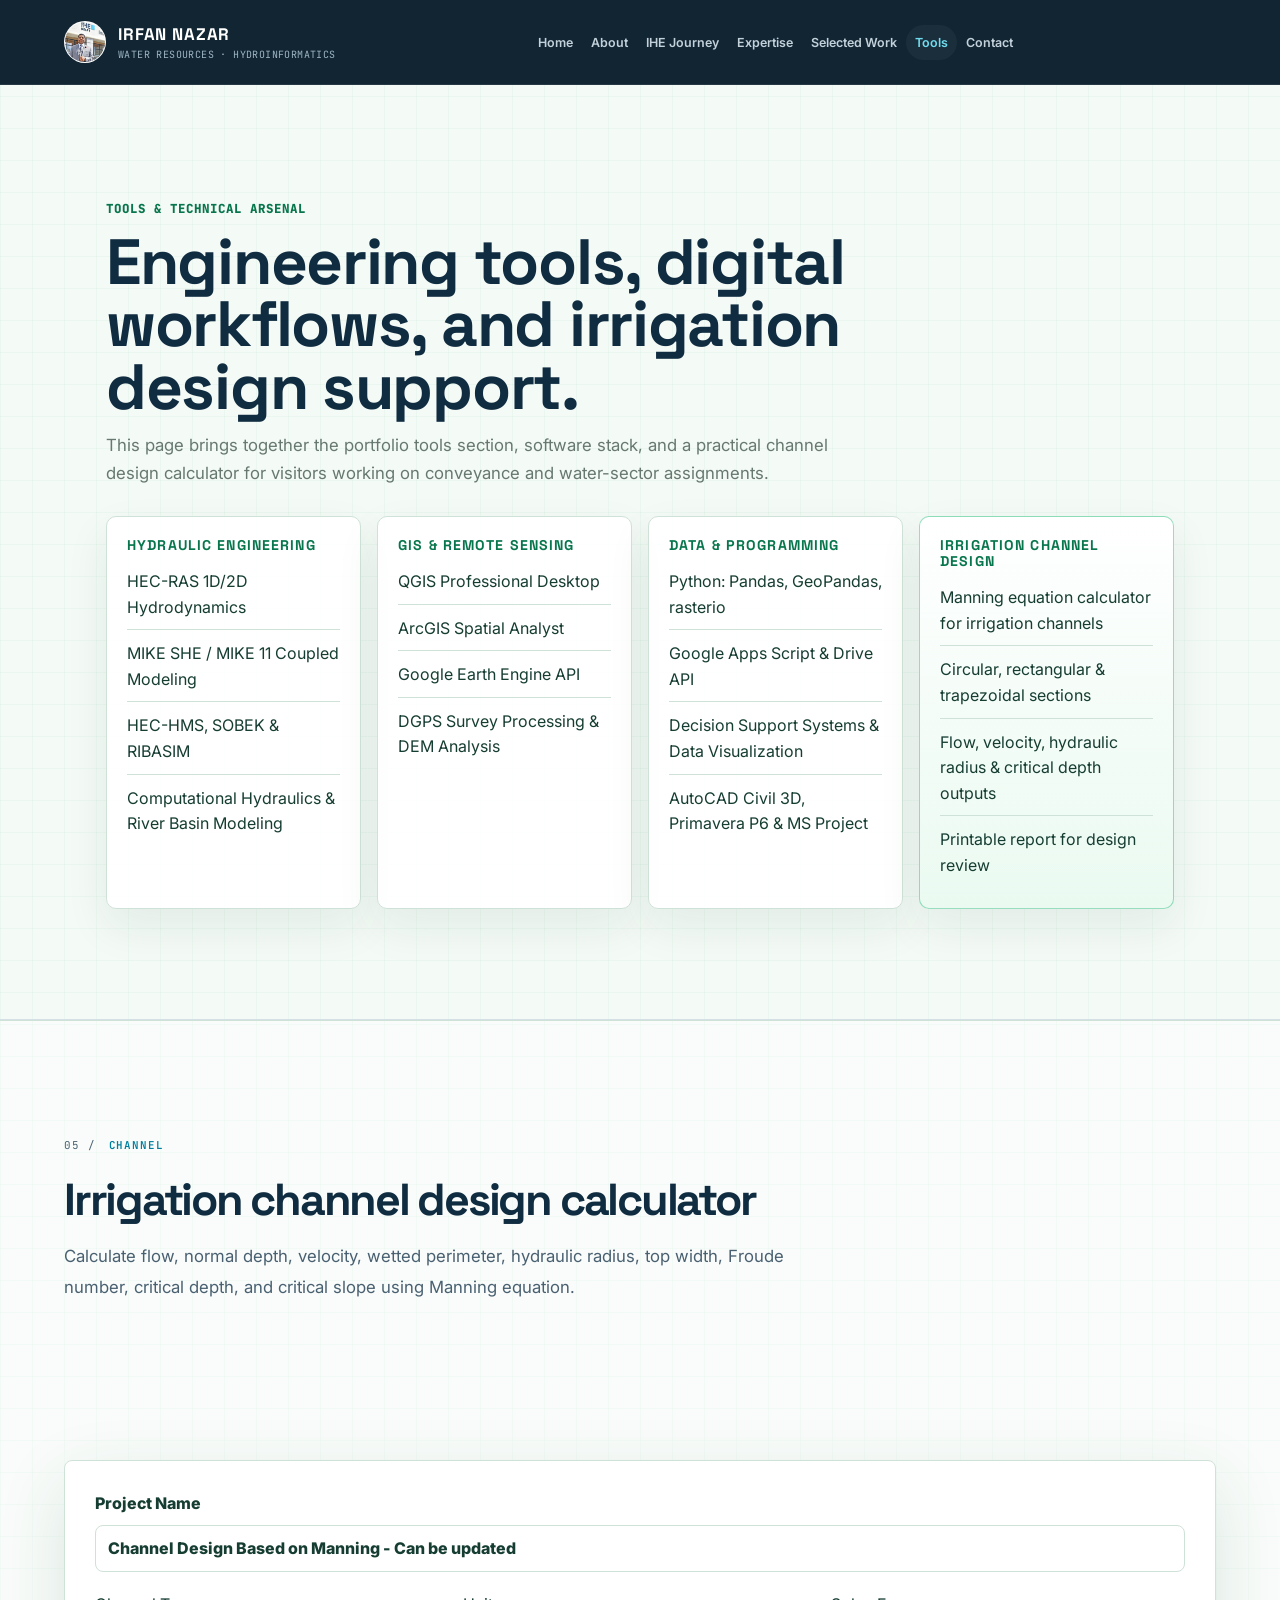
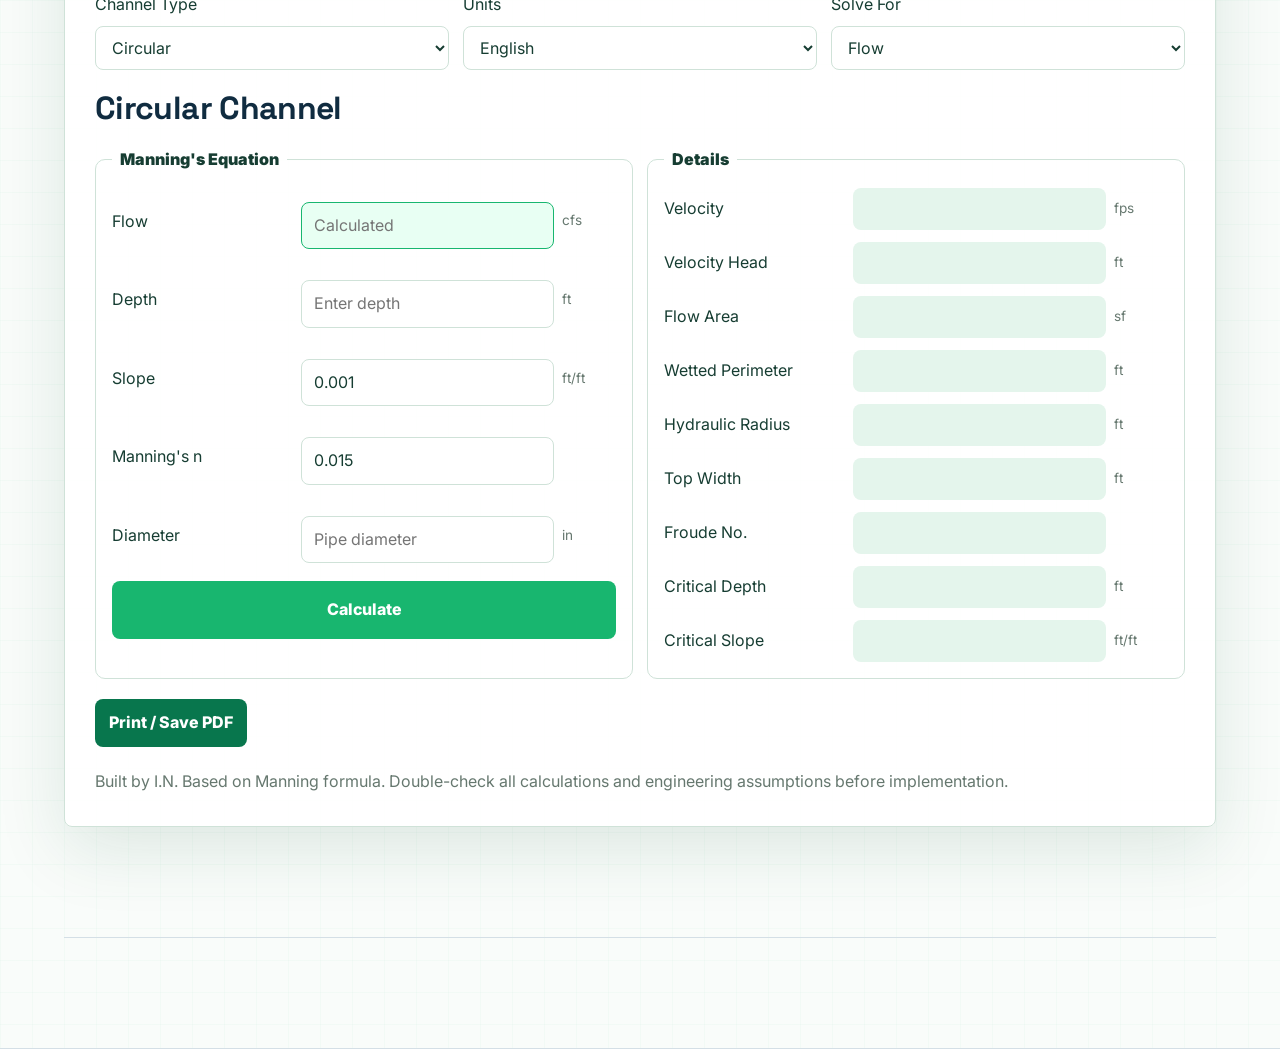
<file: public/channel-designer.html>
<!DOCTYPE html>
<html lang="en" data-theme="light">
<head>
  <meta charset="UTF-8">
  <meta name="viewport" content="width=device-width, initial-scale=1.0">
  <title>Tools &amp; Irrigation Channel Design | Irfan Nazar</title>
  <meta name="description" content="Tools page for Irfan Nazar with software expertise, technical stack, and an interactive Manning equation channel design calculator.">
  <link rel="canonical" href="https://www.irfannazar.com/channel-designer.html">
  <meta property="og:title" content="Tools &amp; Irrigation Channel Design | Irfan Nazar">
  <meta property="og:description" content="Explore Irfan Nazar's technical tools and Manning equation irrigation channel design calculator.">
  <meta property="og:url" content="https://www.irfannazar.com/channel-designer.html">
  <meta property="og:type" content="website">
  <link rel="stylesheet" href="css/themes.css?v=20260809-green2">
  <link rel="stylesheet" href="css/main.css?v=20260809-green2">
  <link rel="stylesheet" href="css/components.css?v=20260809-green2">
  <link rel="stylesheet" href="css/sections.css?v=20260809-green2">
  <link rel="stylesheet" href="css/premium.css?v=20260912">
  <link rel="stylesheet" href="css/channel-designer.css">
</head>
<body class="channel-tool-page premium" data-default-category="channel-design" data-tool-mode="channel-only">
  <div class="grid-bg-overlay" aria-hidden="true"></div>

  <header class="topbar">
    <div class="container topbar-inner">
      <a href="index.html#top" class="brand-logo" aria-label="Irfan Nazar Home">
        <img src="assets/images/profile.jpg" alt="Irfan Nazar" class="brand-avatar" width="42" height="42" style="width:42px; height:42px; max-width:42px; max-height:42px; object-fit:cover; object-position:center 18%; border-radius:50%; flex:0 0 42px;">
        <div class="brand-text">
          <span class="brand-name">IRFAN NAZAR</span>
          <span class="brand-title">WATER RESOURCES &middot; HYDROINFORMATICS</span>
        </div>
      </a>

      <nav>
        <ul class="nav-menu" id="navMenu">
          <li><a href="index.html#top">Home</a></li>
          <li><a href="index.html#about">About</a></li>
          <li><a href="ihe-journey.html">IHE Journey</a></li>
          <li><a href="index.html#expertise">Expertise</a></li>
          <li><a href="index.html#work">Selected Work</a></li>
          <li><a href="channel-designer.html" class="active">Tools</a></li>
          <li><a href="index.html#contact">Contact</a></li>
        </ul>
      </nav>

      <div class="nav-actions">
        <button class="mobile-toggle" id="mobileNavToggle" aria-label="Toggle navigation menu" aria-controls="navMenu" aria-expanded="false">&#9776;</button>
      </div>
    </div>
  </header>

  <main id="top" class="tools-page-main">
    <section class="tools-showcase" aria-labelledby="toolsShowcaseTitle">
      <div class="container">
        <div class="tools-copy">
          <span class="eyebrow">Tools &amp; technical arsenal</span>
          <h1 id="toolsShowcaseTitle">Engineering tools, digital workflows, and irrigation design support.</h1>
          <p>This page brings together the portfolio tools section, software stack, and a practical channel design calculator for visitors working on conveyance and water-sector assignments.</p>
        </div>

        <div class="tools-grid">
          <article class="tool-card">
            <h2>Hydraulic Engineering</h2>
            <ul>
              <li>HEC-RAS 1D/2D Hydrodynamics</li>
              <li>MIKE SHE / MIKE 11 Coupled Modeling</li>
              <li>HEC-HMS, SOBEK &amp; RIBASIM</li>
              <li>Computational Hydraulics &amp; River Basin Modeling</li>
            </ul>
          </article>

          <article class="tool-card">
            <h2>GIS &amp; Remote Sensing</h2>
            <ul>
              <li>QGIS Professional Desktop</li>
              <li>ArcGIS Spatial Analyst</li>
              <li>Google Earth Engine API</li>
              <li>DGPS Survey Processing &amp; DEM Analysis</li>
            </ul>
          </article>

          <article class="tool-card">
            <h2>Data &amp; Programming</h2>
            <ul>
              <li>Python: Pandas, GeoPandas, rasterio</li>
              <li>Google Apps Script &amp; Drive API</li>
              <li>Decision Support Systems &amp; Data Visualization</li>
              <li>AutoCAD Civil 3D, Primavera P6 &amp; MS Project</li>
            </ul>
          </article>

          <article class="tool-card featured-tool">
            <h2>Irrigation Channel Design</h2>
            <ul>
              <li>Manning equation calculator for irrigation channels</li>
              <li>Circular, rectangular &amp; trapezoidal sections</li>
              <li>Flow, velocity, hydraulic radius &amp; critical depth outputs</li>
              <li>Printable report for design review</li>
            </ul>
          </article>
        </div>
      </div>
    </section>

    <section class="channel-tool-workspace" aria-labelledby="channelToolTitle">
      <div class="container">
        <div class="section-header">
          <div class="tech-titleblock">
            <span>SHEET</span><span>05</span><span>TOOL</span><span>CHANNEL</span>
          </div>
          <h2 id="channelToolTitle">Irrigation channel design calculator</h2>
          <p>Calculate flow, normal depth, velocity, wetted perimeter, hydraulic radius, top width, Froude number, critical depth, and critical slope using Manning equation.</p>
        </div>

        <section id="windowGrid" class="window-grid" aria-live="polite"></section>
      </div>
    </section>
  </main>

  <script src="js/irrigation-hub-app.js"></script>
  <script src="js/main.js"></script>
  <script src="js/premium.js"></script>
</body>
</html>
</file>
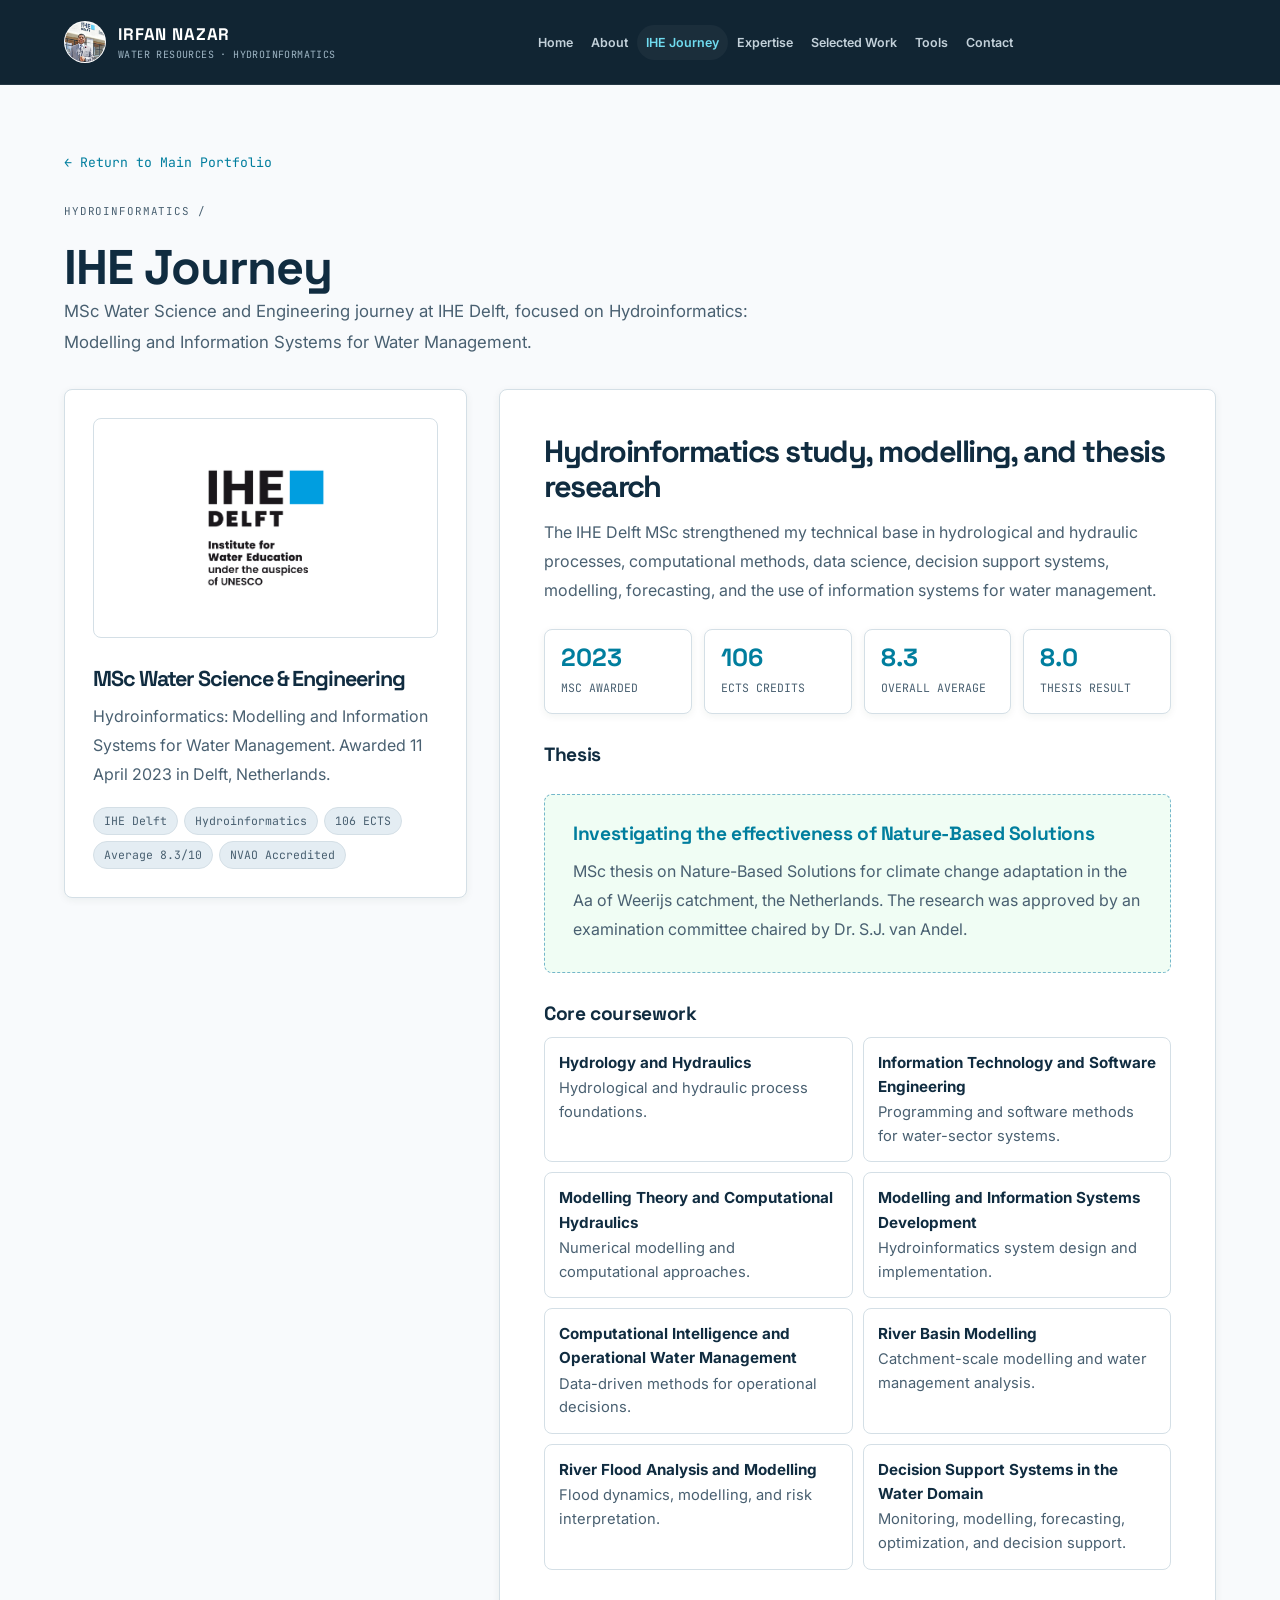
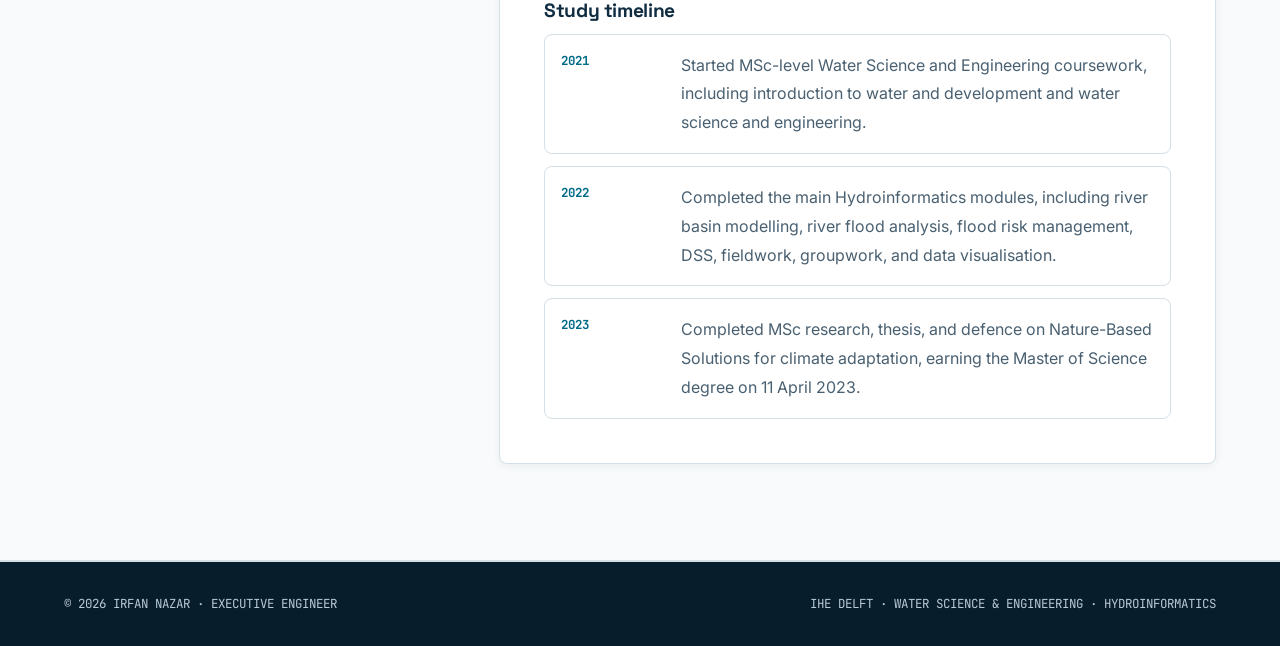
<file: public/ihe-journey.html>
<!DOCTYPE html>
<html lang="en" data-theme="light">
<head>
  <meta charset="UTF-8">
  <meta name="viewport" content="width=device-width, initial-scale=1.0">
  <title>IHE Journey — Irfan Nazar</title>
  <meta name="description" content="IHE Delft MSc journey of Irfan Nazar, including Water Science and Engineering, Hydroinformatics, 106 ECTS, thesis research on Nature-Based Solutions, river flood analysis, DSS, and water management modelling.">
  <meta name="keywords" content="Irfan Nazar IHE Delft, Hydroinformatics, Water Science and Engineering, IHE Delft Institute for Water Education, MSc Hydroinformatics, Nature-Based Solutions, River Flood Analysis, Decision Support Systems, Computational Hydraulics, River Basin Modelling">
  <meta name="author" content="Irfan Nazar">
  <meta name="robots" content="index, follow, max-image-preview:large">
  <link rel="canonical" href="https://www.irfannazar.com/ihe-journey.html">
  <meta property="og:type" content="article">
  <meta property="og:site_name" content="Irfan Nazar Portfolio">
  <meta property="og:title" content="IHE Journey — Irfan Nazar">
  <meta property="og:description" content="IHE Delft MSc Water Science and Engineering journey: hydroinformatics, modelling, decision support systems, flood risk, and Nature-Based Solutions thesis research.">
  <meta property="og:url" content="https://www.irfannazar.com/ihe-journey.html">
  <meta property="og:image" content="https://www.irfannazar.com/assets/images/ihe-delft-logo.png">
  <meta name="twitter:card" content="summary">
  <meta name="twitter:title" content="IHE Journey — Irfan Nazar">
  <meta name="twitter:description" content="IHE Delft MSc journey covering hydroinformatics, modelling, DSS, flood risk, and Nature-Based Solutions thesis research.">
  <script type="application/ld+json">
  {
    "@context": "https://schema.org",
    "@type": "WebPage",
    "name": "IHE Journey - Irfan Nazar",
    "url": "https://www.irfannazar.com/ihe-journey.html",
    "description": "IHE Delft MSc Water Science and Engineering journey covering hydroinformatics, modelling, decision support systems, flood risk, and Nature-Based Solutions thesis research.",
    "author": {
      "@type": "Person",
      "name": "Irfan Nazar",
      "url": "https://www.irfannazar.com/"
    },
    "about": {
      "@type": "CollegeOrUniversity",
      "name": "IHE Delft Institute for Water Education"
    }
  }
  </script>

  <link rel="stylesheet" href="css/themes.css?v=20260809-green2">
  <link rel="stylesheet" href="css/main.css?v=20260809-green2">
  <link rel="stylesheet" href="css/components.css?v=20260809-green2">
  <link rel="stylesheet" href="css/sections.css?v=20260809-green2">
  <link rel="stylesheet" href="css/premium.css?v=20260912">
  <style>
    .journey-page-shell {
      display: grid;
      grid-template-columns: 0.72fr 1.28fr;
      gap: 32px;
      align-items: start;
    }

    .journey-panel,
    .journey-placeholder {
      background: var(--bg-card);
      border: 1px solid var(--border-line);
      border-radius: 8px;
      box-shadow: var(--shadow-sm);
    }

    .journey-panel {
      padding: 28px;
    }

    .journey-panel img {
      width: 100%;
      max-height: 220px;
      object-fit: contain;
      background: #FFFFFF;
      border: 1px solid var(--border-line);
      border-radius: 8px;
      padding: 18px;
      margin-bottom: 22px;
    }

    .journey-panel h2 {
      font-size: 1.35rem;
      margin-bottom: 10px;
    }

    .journey-panel p {
      color: var(--text-muted);
      margin-bottom: 18px;
    }

    .journey-placeholder {
      min-height: 560px;
      padding: clamp(24px, 4vw, 44px);
    }

    .journey-placeholder h2 {
      font-size: clamp(1.5rem, 2.4vw, 2.15rem);
      margin-bottom: 14px;
    }

    .journey-placeholder p {
      color: var(--text-muted);
      font-size: 1rem;
      margin-bottom: 18px;
    }

    .journey-dropzone {
      border: 1px dashed var(--border-active);
      border-radius: 8px;
      background: #F0FDF4;
      padding: 28px;
      margin-top: 28px;
    }

    .journey-dropzone h3 {
      color: var(--accent-cyan);
      font-size: 1.15rem;
      margin-bottom: 10px;
    }

    .journey-lines {
      display: grid;
      gap: 12px;
      margin-top: 28px;
    }

    .journey-lines span {
      display: block;
      height: 12px;
      border-radius: 999px;
      background: var(--bg-tertiary);
    }

    .journey-metrics {
      display: grid;
      grid-template-columns: repeat(4, 1fr);
      gap: 12px;
      margin: 24px 0;
    }

    .journey-metric {
      background: #FFFFFF;
      border: 1px solid var(--border-line);
      border-radius: 8px;
      padding: 16px;
      box-shadow: var(--shadow-sm);
    }

    .journey-metric strong {
      display: block;
      color: var(--accent-cyan);
      font-family: 'Space Grotesk', sans-serif;
      font-size: 1.55rem;
      line-height: 1;
      margin-bottom: 8px;
    }

    .journey-metric span {
      display: block;
      color: var(--text-muted);
      font-family: 'JetBrains Mono', monospace;
      font-size: 0.72rem;
      text-transform: uppercase;
    }

    .journey-section {
      margin-top: 30px;
    }

    .journey-section h3 {
      font-size: 1.2rem;
      margin-bottom: 12px;
    }

    .journey-course-grid {
      display: grid;
      grid-template-columns: repeat(2, 1fr);
      gap: 10px;
    }

    .journey-course {
      background: #FFFFFF;
      border: 1px solid var(--border-line);
      border-radius: 8px;
      padding: 13px 14px;
      color: var(--text-muted);
      font-size: 0.92rem;
    }

    .journey-course strong {
      display: block;
      color: var(--text-main);
      font-size: 0.95rem;
      margin-bottom: 2px;
    }

    .journey-timeline {
      display: grid;
      gap: 12px;
    }

    .journey-timeline-item {
      display: grid;
      grid-template-columns: 104px 1fr;
      gap: 16px;
      background: #FFFFFF;
      border: 1px solid var(--border-line);
      border-radius: 8px;
      padding: 16px;
    }

    .journey-timeline-item span {
      color: var(--accent-amber);
      font-family: 'JetBrains Mono', monospace;
      font-size: 0.78rem;
      font-weight: 700;
      text-transform: uppercase;
    }

    .journey-timeline-item p {
      margin-bottom: 0;
    }

    @media (max-width: 900px) {
      .journey-page-shell {
        grid-template-columns: 1fr;
      }

      .journey-metrics,
      .journey-course-grid {
        grid-template-columns: 1fr;
      }

      .journey-timeline-item {
        grid-template-columns: 1fr;
      }
    }
  </style>
</head>
<body class="premium">
  <div class="grid-bg-overlay" aria-hidden="true"></div>

  <header class="topbar">
    <div class="container topbar-inner">
      <a href="index.html" class="brand-logo" aria-label="Irfan Nazar Home">
        <img src="assets/images/profile.jpg" alt="Irfan Nazar" class="brand-avatar" width="42" height="42" style="width:42px; height:42px; max-width:42px; max-height:42px; object-fit:cover; object-position:center 18%; border-radius:50%; flex:0 0 42px;">
        <div class="brand-text">
          <span class="brand-name">IRFAN NAZAR</span>
          <span class="brand-title">WATER RESOURCES · HYDROINFORMATICS</span>
        </div>
      </a>

      <nav>
        <ul class="nav-menu" id="navMenu">
          <li><a href="index.html">Home</a></li>
          <li><a href="index.html#about">About</a></li>
          <li><a href="ihe-journey.html" class="active">IHE Journey</a></li>
          <li><a href="index.html#expertise">Expertise</a></li>
          <li><a href="index.html#work">Selected Work</a></li>
          <li><a href="channel-designer.html">Tools</a></li>
          <li><a href="index.html#contact">Contact</a></li>
        </ul>
      </nav>

      <div class="nav-actions">
        <button class="mobile-toggle" id="mobileNavToggle" aria-label="Toggle navigation menu" aria-controls="navMenu" aria-expanded="false">☰</button>
      </div>
    </div>
  </header>

  <main>
    <section style="padding: 64px 0 96px;">
      <div class="container">
        <a href="index.html" style="font-family:'JetBrains Mono', monospace; font-size:0.82rem; color:var(--accent-cyan); display:inline-flex; align-items:center; gap:6px; margin-bottom:24px;">
          ← Return to Main Portfolio
        </a>

        <div class="section-header" style="margin-bottom: 32px;">
          <div class="tech-titleblock">
            <span>IHE DELFT</span><span>HYDROINFORMATICS</span><span>JOURNEY</span>
          </div>
          <h1 style="font-size: clamp(2rem, 3.8vw, 3.2rem); font-weight:700;">IHE Journey</h1>
          <p>MSc Water Science and Engineering journey at IHE Delft, focused on Hydroinformatics: Modelling and Information Systems for Water Management.</p>
        </div>

        <div class="journey-page-shell">
          <aside class="journey-panel">
            <img src="assets/images/ihe-delft-logo.png" alt="IHE Delft Institute for Water Education logo">
            <h2>MSc Water Science &amp; Engineering</h2>
            <p>Hydroinformatics: Modelling and Information Systems for Water Management. Awarded 11 April 2023 in Delft, Netherlands.</p>
            <div class="chip-list" style="display:flex; flex-wrap:wrap; gap:6px;">
              <span class="chip">IHE Delft</span>
              <span class="chip">Hydroinformatics</span>
              <span class="chip">106 ECTS</span>
              <span class="chip">Average 8.3/10</span>
              <span class="chip">NVAO Accredited</span>
            </div>
          </aside>

          <article class="journey-placeholder">
            <h2>Hydroinformatics study, modelling, and thesis research</h2>
            <p>
              The IHE Delft MSc strengthened my technical base in hydrological and hydraulic processes, computational methods, data science, decision support systems, modelling, forecasting, and the use of information systems for water management.
            </p>

            <div class="journey-metrics">
              <div class="journey-metric">
                <strong>2023</strong>
                <span>MSc awarded</span>
              </div>
              <div class="journey-metric">
                <strong>106</strong>
                <span>ECTS credits</span>
              </div>
              <div class="journey-metric">
                <strong>8.3</strong>
                <span>Overall average</span>
              </div>
              <div class="journey-metric">
                <strong>8.0</strong>
                <span>Thesis result</span>
              </div>
            </div>

            <div class="journey-section">
              <h3>Thesis</h3>
              <div class="journey-dropzone">
                <h3>Investigating the effectiveness of Nature-Based Solutions</h3>
                <p style="margin-bottom:0;">MSc thesis on Nature-Based Solutions for climate change adaptation in the Aa of Weerijs catchment, the Netherlands. The research was approved by an examination committee chaired by Dr. S.J. van Andel.</p>
              </div>
            </div>

            <div class="journey-section">
              <h3>Core coursework</h3>
              <div class="journey-course-grid">
                <div class="journey-course"><strong>Hydrology and Hydraulics</strong>Hydrological and hydraulic process foundations.</div>
                <div class="journey-course"><strong>Information Technology and Software Engineering</strong>Programming and software methods for water-sector systems.</div>
                <div class="journey-course"><strong>Modelling Theory and Computational Hydraulics</strong>Numerical modelling and computational approaches.</div>
                <div class="journey-course"><strong>Modelling and Information Systems Development</strong>Hydroinformatics system design and implementation.</div>
                <div class="journey-course"><strong>Computational Intelligence and Operational Water Management</strong>Data-driven methods for operational decisions.</div>
                <div class="journey-course"><strong>River Basin Modelling</strong>Catchment-scale modelling and water management analysis.</div>
                <div class="journey-course"><strong>River Flood Analysis and Modelling</strong>Flood dynamics, modelling, and risk interpretation.</div>
                <div class="journey-course"><strong>Decision Support Systems in the Water Domain</strong>Monitoring, modelling, forecasting, optimization, and decision support.</div>
              </div>
            </div>

            <div class="journey-section">
              <h3>Study timeline</h3>
              <div class="journey-timeline">
                <div class="journey-timeline-item">
                  <span>2021</span>
                  <p>Started MSc-level Water Science and Engineering coursework, including introduction to water and development and water science and engineering.</p>
                </div>
                <div class="journey-timeline-item">
                  <span>2022</span>
                  <p>Completed the main Hydroinformatics modules, including river basin modelling, river flood analysis, flood risk management, DSS, fieldwork, groupwork, and data visualisation.</p>
                </div>
                <div class="journey-timeline-item">
                  <span>2023</span>
                  <p>Completed MSc research, thesis, and defence on Nature-Based Solutions for climate adaptation, earning the Master of Science degree on 11 April 2023.</p>
                </div>
              </div>
            </div>
          </article>
        </div>
      </div>
    </section>
  </main>

  <footer style="background:var(--bg-primary); border-top:1px solid var(--border-line); padding:32px 0;">
    <div class="container" style="display:flex; justify-content:space-between; align-items:center; flex-wrap:wrap; gap:14px; font-family:'JetBrains Mono', monospace; font-size:0.78rem; color:var(--text-subtle);">
      <span>© 2026 IRFAN NAZAR · EXECUTIVE ENGINEER</span>
      <span>IHE DELFT · WATER SCIENCE &amp; ENGINEERING · HYDROINFORMATICS</span>
    </div>
  </footer>

  <script src="js/theme.js"></script>
  <script src="js/main.js"></script>
</body>
</html>
</file>
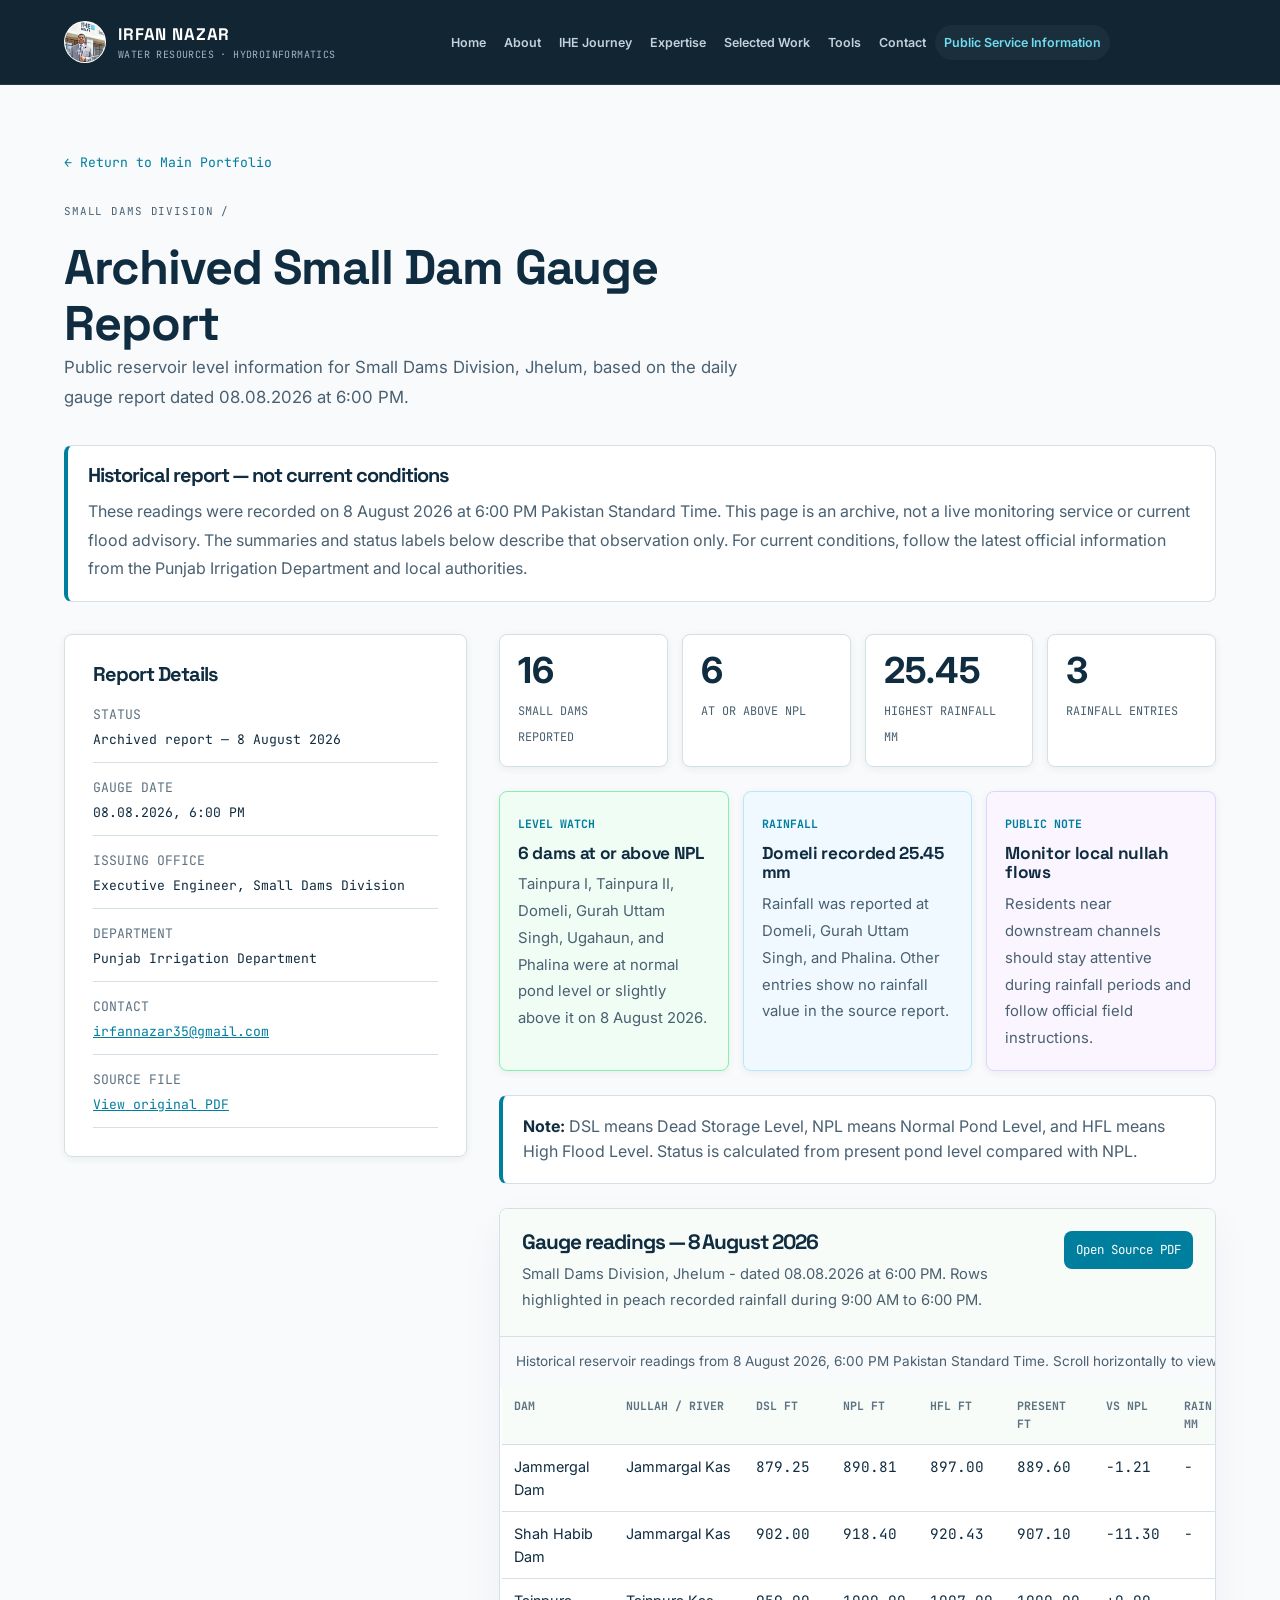
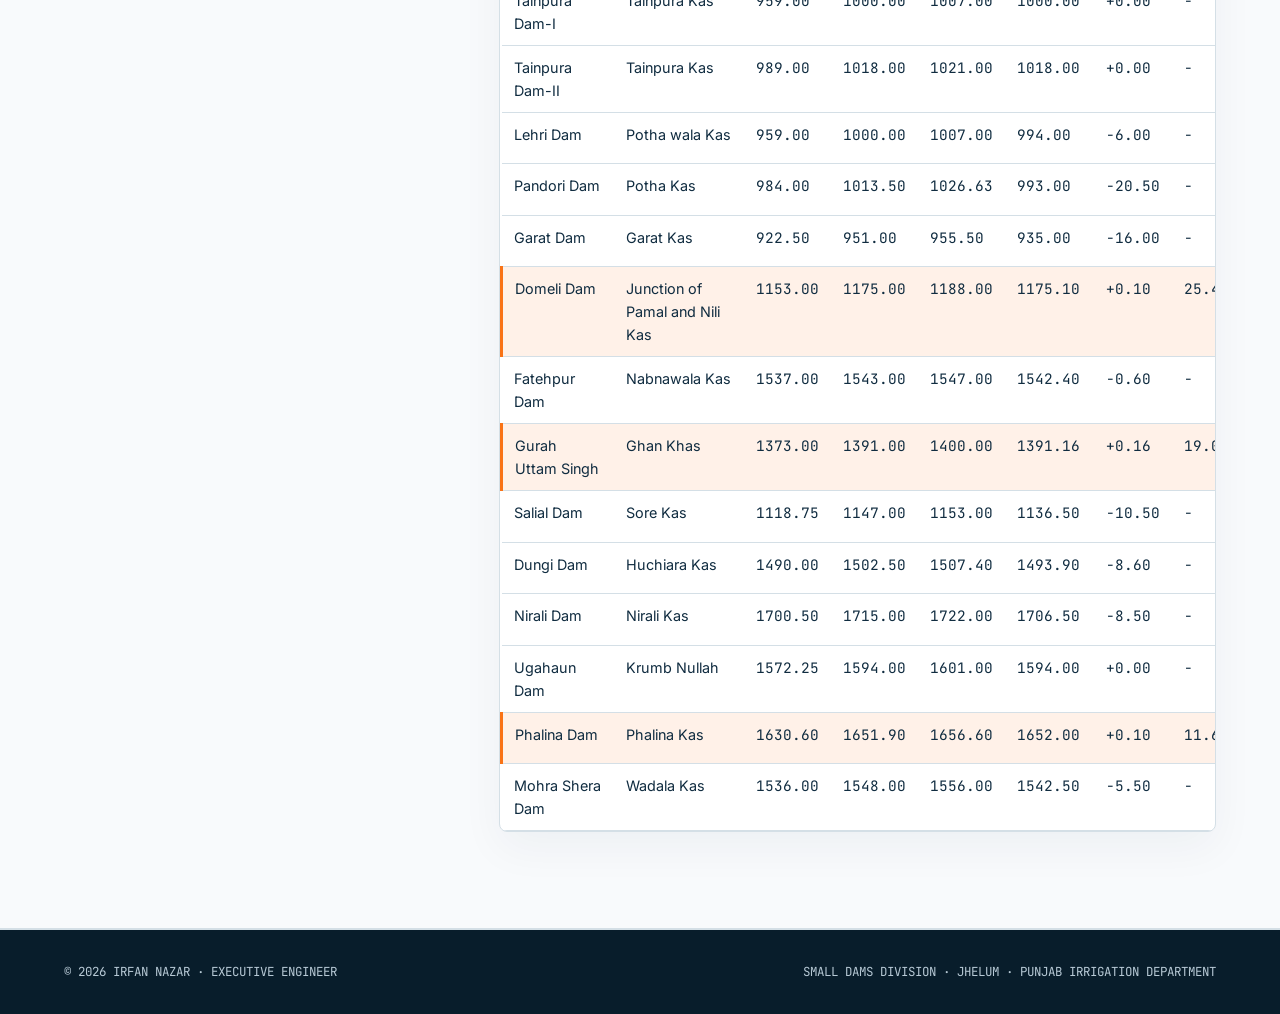
<file: public/public-alerts.html>
<!DOCTYPE html>
<html lang="en" data-theme="light">
<head>
  <meta charset="UTF-8">
  <meta name="viewport" content="width=device-width, initial-scale=1.0">
  <title>Archived Dam Gauge Report — 8 August 2026 | Irfan Nazar</title>
  <meta name="description" content="Archived small dam gauge report for Jhelum, observed on 8 August 2026 at 6:00 PM. Historical readings; not live monitoring or a current advisory.">
  <meta name="keywords" content="Small Dams Division Jhelum, Punjab Irrigation Department, dam gauge report, reservoir level information, Jhelum dams, public service information, Irfan Nazar">
  <meta name="author" content="Irfan Nazar">
  <meta name="robots" content="index, follow, max-image-preview:large">
  <link rel="canonical" href="https://www.irfannazar.com/public-alerts.html">
  <meta property="og:type" content="article">
  <meta property="og:site_name" content="Irfan Nazar Portfolio">
  <meta property="og:title" content="Archived Dam Gauge Report — 8 August 2026">
  <meta property="og:description" content="Historical reservoir readings for Small Dams Division, Jhelum, dated 8 August 2026. Not live monitoring.">
  <meta property="og:url" content="https://www.irfannazar.com/public-alerts.html">
  <meta property="og:image" content="https://www.irfannazar.com/assets/images/punjab-irrigation-logo.jpg">
  <meta name="twitter:card" content="summary">
  <meta name="twitter:title" content="Archived Dam Gauge Report — 8 August 2026">
  <meta name="twitter:description" content="Archived Jhelum small dam gauge readings from 8 August 2026. Not live monitoring.">
  <script type="application/ld+json">
  {
    "@context": "https://schema.org",
    "@type": "WebPage",
    "name": "Archived Dam Gauge Report — 8 August 2026",
    "url": "https://www.irfannazar.com/public-alerts.html",
    "description": "Archived Jhelum small dam gauge report observed on 8 August 2026 at 6:00 PM. Historical readings, not live monitoring.",
    "author": {
      "@type": "Person",
      "name": "Irfan Nazar",
      "url": "https://www.irfannazar.com/"
    },
    "publisher": {
      "@type": "GovernmentOrganization",
      "name": "Punjab Irrigation Department"
    }
  }
  </script>

  <link rel="stylesheet" href="css/themes.css?v=20260809-green2">
  <link rel="stylesheet" href="css/main.css?v=20260809-green2">
  <link rel="stylesheet" href="css/components.css?v=20260809-green2">
  <link rel="stylesheet" href="css/sections.css?v=20260809-green2">
  <link rel="stylesheet" href="css/premium.css?v=20261102">
  <style>
    .info-shell {
      display: grid;
      grid-template-columns: 0.72fr 1.28fr;
      gap: 32px;
      align-items: start;
    }

    .notice-panel {
      background: var(--bg-card);
      border: 1px solid var(--border-line);
      border-radius: 8px;
      padding: 28px;
      box-shadow: var(--shadow-sm);
    }

    .notice-meta {
      display: flex;
      flex-direction: column;
      gap: 14px;
      font-family: 'JetBrains Mono', monospace;
      font-size: 0.82rem;
    }

    .notice-meta div {
      border-bottom: 1px solid var(--border-line);
      padding-bottom: 12px;
    }

    .notice-meta span {
      display: block;
      color: var(--text-subtle);
      margin-bottom: 4px;
      text-transform: uppercase;
    }

    .gauge-dashboard {
      display: grid;
      gap: 24px;
    }

    .gauge-summary-grid {
      display: grid;
      grid-template-columns: repeat(4, 1fr);
      gap: 14px;
    }

    .gauge-summary-card {
      background: #FFFFFF;
      border: 1px solid var(--border-line);
      border-radius: 8px;
      padding: 18px;
      box-shadow: var(--shadow-sm);
    }

    .gauge-summary-card strong {
      display: block;
      color: var(--text-main);
      font-size: clamp(1.65rem, 2.8vw, 2.4rem);
      line-height: 1;
      margin-bottom: 8px;
    }

    .gauge-summary-card span {
      color: var(--text-muted);
      font-family: 'JetBrains Mono', monospace;
      font-size: 0.74rem;
      text-transform: uppercase;
    }

    .priority-grid {
      display: grid;
      grid-template-columns: repeat(3, 1fr);
      gap: 14px;
    }

    .priority-card {
      background: #FFFFFF;
      border: 1px solid var(--border-line);
      border-radius: 8px;
      padding: 18px;
      box-shadow: var(--shadow-sm);
    }

    .priority-card.level-watch {
      border-color: #86EFAC;
      background: #F0FDF4;
    }

    .priority-card.level-rain {
      border-color: #BAE6FD;
      background: #F0F9FF;
    }

    .priority-card.level-note {
      border-color: #DDD6FE;
      background: #FAF5FF;
    }

    .priority-card .tag {
      display: inline-flex;
      color: var(--accent-cyan);
      font-family: 'JetBrains Mono', monospace;
      font-size: 0.72rem;
      font-weight: 700;
      text-transform: uppercase;
      margin-bottom: 10px;
    }

    .priority-card h3 {
      font-size: 1.08rem;
      margin-bottom: 8px;
    }

    .priority-card p {
      color: var(--text-muted);
      font-size: 0.93rem;
    }

    .gauge-table-card {
      background: #FFFFFF;
      border: 1px solid var(--border-line);
      border-radius: 8px;
      overflow: hidden;
      box-shadow: var(--shadow-md);
    }

    .gauge-table-header {
      display: flex;
      justify-content: space-between;
      gap: 16px;
      align-items: flex-start;
      padding: 22px;
      border-bottom: 1px solid var(--border-line);
      background: #F8FCF9;
    }

    .gauge-table-header h2 {
      font-size: 1.3rem;
      margin-bottom: 6px;
    }

    .gauge-table-header p {
      color: var(--text-muted);
      font-size: 0.92rem;
    }

    .source-link {
      white-space: nowrap;
      font-family: 'JetBrains Mono', monospace;
      font-size: 0.78rem;
      color: #FFFFFF;
      background: var(--accent-cyan);
      border-radius: 8px;
      padding: 9px 12px;
      text-decoration: none;
    }

    .gauge-table-wrap {
      overflow-x: auto;
      -webkit-overflow-scrolling: touch;
      overscroll-behavior-x: contain;
    }

    .gauge-table {
      width: 100%;
      border-collapse: collapse;
      min-width: 920px;
      font-size: 0.9rem;
    }

    .gauge-table th,
    .gauge-table td {
      padding: 10px 12px;
      text-align: left;
      border-bottom: 1px solid var(--border-line);
      vertical-align: top;
    }

    .gauge-table th {
      font-family: 'JetBrains Mono', monospace;
      font-size: 0.72rem;
      color: var(--text-subtle);
      text-transform: uppercase;
      background: #F8FCF9;
    }

    .gauge-table td.num {
      font-family: 'JetBrains Mono', monospace;
      white-space: nowrap;
    }

    .gauge-table tr.rain-row td {
      background: #FFF1E8;
    }

    .gauge-table tr.rain-row td:first-child {
      border-left: 3px solid #F97316;
    }

    .status-pill {
      display: inline-flex;
      align-items: center;
      white-space: nowrap;
      border-radius: 999px;
      padding: 5px 10px;
      font-family: 'JetBrains Mono', monospace;
      font-size: 0.72rem;
      font-weight: 700;
    }

    .status-high {
      color: #14532D;
      background: #DCFCE7;
      border: 1px solid #86EFAC;
    }

    .status-near {
      color: #92400E;
      background: #FEF3C7;
      border: 1px solid #FCD34D;
    }

    .status-normal {
      color: #075985;
      background: #E0F2FE;
      border: 1px solid #BAE6FD;
    }

    .public-note {
      background: #FFFFFF;
      border: 1px solid var(--border-line);
      border-left: 4px solid var(--accent-cyan);
      border-radius: 8px;
      padding: 18px 20px;
      color: var(--text-muted);
    }

    .public-note strong {
      color: var(--text-main);
    }

    @media (max-width: 900px) {
      .info-shell {
        grid-template-columns: 1fr;
      }

      .gauge-summary-grid,
      .priority-grid {
        grid-template-columns: 1fr;
      }

      .gauge-table-header {
        flex-direction: column;
      }

      .source-link {
        text-align: center;
        white-space: normal;
      }
    }

    @media (max-width: 600px) {
      main section {
        padding: 40px 0 64px !important;
      }

      .notice-panel,
      .gauge-summary-card,
      .priority-card,
      .public-note {
        padding: 16px;
      }

      .gauge-dashboard {
        gap: 18px;
      }

      .gauge-table-header {
        padding: 16px;
      }

      .source-link {
        width: 100%;
      }

      .gauge-table {
        min-width: 820px;
        font-size: 0.82rem;
      }

      .gauge-table th,
      .gauge-table td {
        padding: 9px 10px;
      }

      .status-pill {
        font-size: 0.68rem;
        padding: 4px 8px;
      }
    }
  </style>
</head>
<body class="premium">
  <div class="grid-bg-overlay" aria-hidden="true"></div>

  <header class="topbar">
    <div class="container topbar-inner">
      <a href="index.html" class="brand-logo" aria-label="Irfan Nazar Home">
        <img src="assets/images/profile.jpg" alt="Irfan Nazar" class="brand-avatar" width="42" height="42" style="width:42px; height:42px; max-width:42px; max-height:42px; object-fit:cover; object-position:center 18%; border-radius:50%; flex:0 0 42px;">
        <div class="brand-text">
          <span class="brand-name">IRFAN NAZAR</span>
          <span class="brand-title">WATER RESOURCES · HYDROINFORMATICS</span>
        </div>
      </a>

      <nav>
        <ul class="nav-menu" id="navMenu">
          <li><a href="index.html">Home</a></li>
          <li><a href="index.html#about">About</a></li>
          <li><a href="ihe-journey.html">IHE Journey</a></li>
          <li><a href="index.html#expertise">Expertise</a></li>
          <li><a href="index.html#work">Selected Work</a></li>
          <li><a href="channel-designer.html">Tools</a></li>
          <li><a href="index.html#contact">Contact</a></li>
          <li><a href="public-alerts.html" class="active">Public Service Information</a></li>
        </ul>
      </nav>

      <div class="nav-actions">
        <button class="mobile-toggle" id="mobileNavToggle" aria-label="Toggle navigation menu" aria-controls="navMenu" aria-expanded="false">☰</button>
      </div>
    </div>
  </header>

  <main>
    <section style="padding: 64px 0 96px;">
      <div class="container">
        <a href="index.html" style="font-family:'JetBrains Mono', monospace; font-size:0.82rem; color:var(--accent-cyan); display:inline-flex; align-items:center; gap:6px; margin-bottom:24px;">
          ← Return to Main Portfolio
        </a>

        <div class="section-header" style="margin-bottom: 32px;">
          <div class="tech-titleblock">
            <span>PUBLIC SERVICE</span><span>SMALL DAMS DIVISION</span><span>JHELUM</span>
          </div>
          <h1 style="font-size: clamp(2rem, 3.8vw, 3.2rem); font-weight:700;">Archived Small Dam Gauge Report</h1>
          <p>Public reservoir level information for Small Dams Division, Jhelum, based on the daily gauge report dated 08.08.2026 at 6:00 PM.</p>
        </div>

        <div class="public-note archive-notice" aria-labelledby="archiveHeading">
          <h2 id="archiveHeading">Historical report — not current conditions</h2>
          <p>These readings were recorded on <time datetime="2026-08-08T18:00:00+05:00">8 August 2026 at 6:00 PM Pakistan Standard Time</time>. This page is an archive, not a live monitoring service or current flood advisory. The summaries and status labels below describe that observation only. For current conditions, follow the latest official information from the Punjab Irrigation Department and local authorities.</p>
        </div>

        <div class="info-shell">
          <aside class="notice-panel">
            <h2 style="font-size:1.25rem; margin-bottom:18px;">Report Details</h2>
            <div class="notice-meta">
              <div>
                <span>Status</span>
                Archived report — 8 August 2026
              </div>
              <div>
                <span>Gauge Date</span>
                08.08.2026, 6:00 PM
              </div>
              <div>
                <span>Issuing Office</span>
                Executive Engineer, Small Dams Division
              </div>
              <div>
                <span>Department</span>
                Punjab Irrigation Department
              </div>
              <div>
                <span>Contact</span>
                <a href="mailto:irfannazar35@gmail.com" style="color:var(--accent-cyan); text-decoration:underline;">irfannazar35@gmail.com</a>
              </div>
              <div>
                <span>Source File</span>
                <a href="assets/docs/gauges%2008.08.2026.pdf" target="_blank" rel="noopener" style="color:var(--accent-cyan); text-decoration:underline;">View original PDF</a>
              </div>
            </div>
          </aside>

          <article class="gauge-dashboard">
            <div class="gauge-summary-grid">
              <div class="gauge-summary-card">
                <strong>16</strong>
                <span>Small dams reported</span>
              </div>
              <div class="gauge-summary-card">
                <strong>6</strong>
                <span>At or above NPL</span>
              </div>
              <div class="gauge-summary-card">
                <strong>25.45</strong>
                <span>Highest rainfall mm</span>
              </div>
              <div class="gauge-summary-card">
                <strong>3</strong>
                <span>Rainfall entries</span>
              </div>
            </div>

            <div class="priority-grid">
              <div class="priority-card level-watch">
                <span class="tag">Level watch</span>
                <h3>6 dams at or above NPL</h3>
                <p>Tainpura I, Tainpura II, Domeli, Gurah Uttam Singh, Ugahaun, and Phalina were at normal pond level or slightly above it on 8 August 2026.</p>
              </div>
              <div class="priority-card level-rain">
                <span class="tag">Rainfall</span>
                <h3>Domeli recorded 25.45 mm</h3>
                <p>Rainfall was reported at Domeli, Gurah Uttam Singh, and Phalina. Other entries show no rainfall value in the source report.</p>
              </div>
              <div class="priority-card level-note">
                <span class="tag">Public note</span>
                <h3>Monitor local nullah flows</h3>
                <p>Residents near downstream channels should stay attentive during rainfall periods and follow official field instructions.</p>
              </div>
            </div>

            <div class="public-note">
              <strong>Note:</strong> DSL means Dead Storage Level, NPL means Normal Pond Level, and HFL means High Flood Level. Status is calculated from present pond level compared with NPL.
            </div>

            <div class="gauge-table-card">
              <div class="gauge-table-header">
                <div>
                  <h2 id="gaugeTableHeading">Gauge readings — 8 August 2026</h2>
                  <p>Small Dams Division, Jhelum - dated 08.08.2026 at 6:00 PM. Rows highlighted in peach recorded rainfall during 9:00 AM to 6:00 PM.</p>
                </div>
                <a class="source-link" href="assets/docs/gauges%2008.08.2026.pdf" target="_blank" rel="noopener">Open Source PDF</a>
              </div>
              <div class="gauge-table-wrap" role="region" aria-labelledby="gaugeTableHeading" tabindex="0">
                <table class="gauge-table">
                  <caption>Historical reservoir readings from 8 August 2026, 6:00 PM Pakistan Standard Time. Scroll horizontally to view all columns.</caption>
                  <thead>
                    <tr>
                      <th scope="col">Dam</th>
                      <th scope="col">Nullah / River</th>
                      <th scope="col">DSL ft</th>
                      <th scope="col">NPL ft</th>
                      <th scope="col">HFL ft</th>
                      <th scope="col">Present ft</th>
                      <th scope="col">Vs NPL</th>
                      <th scope="col">Rain mm</th>
                      <th scope="col">Spill cusec</th>
                      <th scope="col">Status</th>
                    </tr>
                  </thead>
                  <tbody>
                    <tr><td>Jammergal Dam</td><td>Jammargal Kas</td><td class="num">879.25</td><td class="num">890.81</td><td class="num">897.00</td><td class="num">889.60</td><td class="num">-1.21</td><td class="num">-</td><td class="num">-</td><td><span class="status-pill status-normal">Below NPL</span></td></tr>
                    <tr><td>Shah Habib Dam</td><td>Jammargal Kas</td><td class="num">902.00</td><td class="num">918.40</td><td class="num">920.43</td><td class="num">907.10</td><td class="num">-11.30</td><td class="num">-</td><td class="num">-</td><td><span class="status-pill status-normal">Below NPL</span></td></tr>
                    <tr><td>Tainpura Dam-I</td><td>Tainpura Kas</td><td class="num">959.00</td><td class="num">1000.00</td><td class="num">1007.00</td><td class="num">1000.00</td><td class="num">+0.00</td><td class="num">-</td><td class="num">-</td><td><span class="status-pill status-high">At NPL</span></td></tr>
                    <tr><td>Tainpura Dam-II</td><td>Tainpura Kas</td><td class="num">989.00</td><td class="num">1018.00</td><td class="num">1021.00</td><td class="num">1018.00</td><td class="num">+0.00</td><td class="num">-</td><td class="num">-</td><td><span class="status-pill status-high">At NPL</span></td></tr>
                    <tr><td>Lehri Dam</td><td>Potha wala Kas</td><td class="num">959.00</td><td class="num">1000.00</td><td class="num">1007.00</td><td class="num">994.00</td><td class="num">-6.00</td><td class="num">-</td><td class="num">-</td><td><span class="status-pill status-normal">Below NPL</span></td></tr>
                    <tr><td>Pandori Dam</td><td>Potha Kas</td><td class="num">984.00</td><td class="num">1013.50</td><td class="num">1026.63</td><td class="num">993.00</td><td class="num">-20.50</td><td class="num">-</td><td class="num">-</td><td><span class="status-pill status-normal">Below NPL</span></td></tr>
                    <tr><td>Garat Dam</td><td>Garat Kas</td><td class="num">922.50</td><td class="num">951.00</td><td class="num">955.50</td><td class="num">935.00</td><td class="num">-16.00</td><td class="num">-</td><td class="num">-</td><td><span class="status-pill status-normal">Below NPL</span></td></tr>
                    <tr class="rain-row"><td>Domeli Dam</td><td>Junction of Pamal and Nili Kas</td><td class="num">1153.00</td><td class="num">1175.00</td><td class="num">1188.00</td><td class="num">1175.10</td><td class="num">+0.10</td><td class="num">25.45</td><td class="num">-</td><td><span class="status-pill status-high">Above NPL</span></td></tr>
                    <tr><td>Fatehpur Dam</td><td>Nabnawala Kas</td><td class="num">1537.00</td><td class="num">1543.00</td><td class="num">1547.00</td><td class="num">1542.40</td><td class="num">-0.60</td><td class="num">-</td><td class="num">-</td><td><span class="status-pill status-near">Near NPL</span></td></tr>
                    <tr class="rain-row"><td>Gurah Uttam Singh</td><td>Ghan Khas</td><td class="num">1373.00</td><td class="num">1391.00</td><td class="num">1400.00</td><td class="num">1391.16</td><td class="num">+0.16</td><td class="num">19.00</td><td class="num">-</td><td><span class="status-pill status-high">Above NPL</span></td></tr>
                    <tr><td>Salial Dam</td><td>Sore Kas</td><td class="num">1118.75</td><td class="num">1147.00</td><td class="num">1153.00</td><td class="num">1136.50</td><td class="num">-10.50</td><td class="num">-</td><td class="num">-</td><td><span class="status-pill status-normal">Below NPL</span></td></tr>
                    <tr><td>Dungi Dam</td><td>Huchiara Kas</td><td class="num">1490.00</td><td class="num">1502.50</td><td class="num">1507.40</td><td class="num">1493.90</td><td class="num">-8.60</td><td class="num">-</td><td class="num">-</td><td><span class="status-pill status-normal">Below NPL</span></td></tr>
                    <tr><td>Nirali Dam</td><td>Nirali Kas</td><td class="num">1700.50</td><td class="num">1715.00</td><td class="num">1722.00</td><td class="num">1706.50</td><td class="num">-8.50</td><td class="num">-</td><td class="num">-</td><td><span class="status-pill status-normal">Below NPL</span></td></tr>
                    <tr><td>Ugahaun Dam</td><td>Krumb Nullah</td><td class="num">1572.25</td><td class="num">1594.00</td><td class="num">1601.00</td><td class="num">1594.00</td><td class="num">+0.00</td><td class="num">-</td><td class="num">-</td><td><span class="status-pill status-high">At NPL</span></td></tr>
                    <tr class="rain-row"><td>Phalina Dam</td><td>Phalina Kas</td><td class="num">1630.60</td><td class="num">1651.90</td><td class="num">1656.60</td><td class="num">1652.00</td><td class="num">+0.10</td><td class="num">11.60</td><td class="num">-</td><td><span class="status-pill status-high">Above NPL</span></td></tr>
                    <tr><td>Mohra Shera Dam</td><td>Wadala Kas</td><td class="num">1536.00</td><td class="num">1548.00</td><td class="num">1556.00</td><td class="num">1542.50</td><td class="num">-5.50</td><td class="num">-</td><td class="num">-</td><td><span class="status-pill status-normal">Below NPL</span></td></tr>
                  </tbody>
                </table>
              </div>
            </div>
          </article>
        </div>
      </div>
    </section>
  </main>

  <footer style="background:var(--bg-primary); border-top:1px solid var(--border-line); padding:32px 0;">
    <div class="container" style="display:flex; justify-content:space-between; align-items:center; flex-wrap:wrap; gap:14px; font-family:'JetBrains Mono', monospace; font-size:0.78rem; color:var(--text-subtle);">
      <span>© 2026 IRFAN NAZAR · EXECUTIVE ENGINEER</span>
      <span>SMALL DAMS DIVISION · JHELUM · PUNJAB IRRIGATION DEPARTMENT</span>
    </div>
  </footer>

  <script src="js/theme.js"></script>
  <script src="js/main.js"></script>
</body>
</html>
</file>
<file: assets/css/styles.css>
:root {
  --ink: #16231f;
  --muted: #5e6f68;
  --line: #dce7e1;
  --paper: #f7faf8;
  --white: #ffffff;
  --green: #1f6f55;
  --blue: #245b8f;
  --gold: #b9852f;
  --shadow: 0 18px 45px rgba(27, 48, 42, 0.12);
}

* {
  box-sizing: border-box;
}

html {
  scroll-behavior: smooth;
}

body {
  margin: 0;
  background: var(--paper);
  color: var(--ink);
  font-family: Inter, Arial, sans-serif;
  line-height: 1.6;
}

a {
  color: inherit;
}

.site-header {
  position: sticky;
  top: 0;
  z-index: 20;
  display: flex;
  align-items: center;
  justify-content: space-between;
  gap: 24px;
  padding: 14px clamp(18px, 4vw, 64px);
  background: rgba(247, 250, 248, 0.94);
  border-bottom: 1px solid var(--line);
  backdrop-filter: blur(18px);
}

.brand {
  display: inline-flex;
  align-items: center;
  gap: 12px;
  text-decoration: none;
}

.brand-mark {
  display: grid;
  width: 44px;
  height: 44px;
  place-items: center;
  border-radius: 8px;
  background: var(--green);
  color: var(--white);
  font-weight: 800;
}

.brand strong,
.brand small {
  display: block;
}

.brand small {
  color: var(--muted);
  font-size: 12px;
}

.site-nav {
  display: flex;
  align-items: center;
  gap: 8px;
}

.site-nav a,
.button {
  border: 1px solid var(--line);
  border-radius: 8px;
  padding: 10px 14px;
  color: var(--ink);
  font-size: 14px;
  font-weight: 700;
  text-decoration: none;
  transition: background 160ms ease, border-color 160ms ease, color 160ms ease;
}

.site-nav a:hover,
.button:hover {
  border-color: rgba(31, 111, 85, 0.35);
  background: #edf6f1;
}

.button.primary {
  border-color: var(--green);
  background: var(--green);
  color: var(--white);
}

.nav-toggle {
  display: none;
  width: 42px;
  height: 42px;
  border: 1px solid var(--line);
  border-radius: 8px;
  background: var(--white);
}

.nav-toggle span {
  display: block;
  width: 18px;
  height: 2px;
  margin: 4px auto;
  background: var(--ink);
}

main {
  width: min(1180px, calc(100% - 36px));
  margin: 0 auto;
}

.section-band,
.content-section,
.contact-section {
  padding: clamp(42px, 7vw, 84px) 0;
}

.hero {
  display: grid;
  grid-template-columns: minmax(0, 1.15fr) minmax(280px, 0.85fr);
  align-items: center;
  gap: clamp(28px, 5vw, 72px);
  min-height: calc(100vh - 74px);
}

.eyebrow {
  margin: 0 0 10px;
  color: var(--green);
  font-size: 12px;
  font-weight: 800;
  letter-spacing: 0;
  text-transform: uppercase;
}

h1,
h2,
h3,
p {
  margin-top: 0;
}

h1 {
  max-width: 760px;
  margin-bottom: 12px;
  font-size: clamp(46px, 8vw, 92px);
  line-height: 0.95;
}

h2 {
  max-width: 780px;
  margin-bottom: 0;
  font-size: clamp(28px, 4vw, 48px);
  line-height: 1.08;
}

h3 {
  margin-bottom: 8px;
  font-size: 18px;
  line-height: 1.2;
}

.role {
  color: var(--blue);
  font-size: clamp(17px, 2vw, 22px);
  font-weight: 800;
}

.lede {
  max-width: 720px;
  color: var(--muted);
  font-size: 18px;
}

.hero-actions,
.contact-actions {
  display: flex;
  flex-wrap: wrap;
  gap: 10px;
  margin-top: 26px;
}

.hero-media {
  margin: 0;
}

.hero-media img {
  display: block;
  width: 100%;
  aspect-ratio: 4 / 5;
  object-fit: cover;
  border-radius: 8px;
  box-shadow: var(--shadow);
}

.hero-media figcaption {
  margin-top: 10px;
  color: var(--muted);
  font-size: 13px;
}

.summary-grid,
.card-grid,
.credential-grid {
  display: grid;
  grid-template-columns: repeat(3, minmax(0, 1fr));
  gap: 14px;
}

.summary-grid {
  padding: 20px 0 34px;
  border-top: 1px solid var(--line);
  border-bottom: 1px solid var(--line);
}

.summary-grid div,
.info-card,
.project-list article,
.timeline article,
.credential-grid article {
  border: 1px solid var(--line);
  border-radius: 8px;
  background: var(--white);
  box-shadow: 0 10px 28px rgba(27, 48, 42, 0.06);
}

.summary-grid div {
  padding: 18px;
}

.summary-grid span,
.credential-grid span {
  display: block;
  color: var(--muted);
  font-size: 13px;
}

.summary-grid strong {
  display: block;
  margin: 4px 0;
  font-size: 18px;
}

.summary-grid p {
  margin-bottom: 0;
  color: var(--muted);
}

.section-heading {
  margin-bottom: 22px;
}

.card-grid {
  grid-template-columns: repeat(4, minmax(0, 1fr));
}

.info-card,
.project-list article,
.timeline article,
.credential-grid article {
  padding: 20px;
}

.info-card p,
.project-list p,
.timeline p {
  margin-bottom: 0;
  color: var(--muted);
}

.split-section {
  display: grid;
  grid-template-columns: minmax(250px, 0.42fr) minmax(0, 0.58fr);
  gap: clamp(24px, 5vw, 64px);
  border-top: 1px solid var(--line);
}

.timeline {
  display: grid;
  gap: 12px;
}

.project-list {
  display: grid;
  grid-template-columns: repeat(3, minmax(0, 1fr));
  gap: 14px;
}

.project-list.compact {
  grid-template-columns: repeat(2, minmax(0, 1fr));
}

.credential-grid {
  grid-template-columns: repeat(3, minmax(0, 1fr));
}

.credential-grid strong {
  display: block;
  margin-bottom: 6px;
}

.skill-cloud {
  display: flex;
  flex-wrap: wrap;
  gap: 8px;
  margin-top: 22px;
}

.skill-cloud span {
  border: 1px solid #cfe0d7;
  border-radius: 999px;
  background: #eef7f2;
  padding: 8px 12px;
  color: #214d3f;
  font-size: 13px;
  font-weight: 700;
}

.contact-section {
  display: grid;
  grid-template-columns: minmax(0, 1fr) auto;
  gap: 24px;
  align-items: center;
  border-top: 1px solid var(--line);
}

.site-footer {
  display: flex;
  justify-content: space-between;
  gap: 16px;
  padding: 24px clamp(18px, 4vw, 64px);
  border-top: 1px solid var(--line);
  color: var(--muted);
  font-size: 14px;
}

.site-footer a {
  color: var(--green);
  font-weight: 800;
  text-decoration: none;
}

@media (max-width: 920px) {
  .nav-toggle {
    display: block;
  }

  .site-nav {
    position: absolute;
    top: 72px;
    right: 18px;
    display: none;
    flex-direction: column;
    align-items: stretch;
    min-width: 220px;
    padding: 10px;
    border: 1px solid var(--line);
    border-radius: 8px;
    background: var(--white);
    box-shadow: var(--shadow);
  }

  .site-nav.open {
    display: flex;
  }

  .hero,
  .split-section,
  .contact-section {
    grid-template-columns: 1fr;
  }

  .summary-grid,
  .card-grid,
  .project-list,
  .project-list.compact,
  .credential-grid {
    grid-template-columns: 1fr 1fr;
  }

  .contact-actions {
    margin-top: 0;
  }
}

@media (max-width: 620px) {
  main {
    width: min(100% - 28px, 1180px);
  }

  .summary-grid,
  .card-grid,
  .project-list,
  .project-list.compact,
  .credential-grid {
    grid-template-columns: 1fr;
  }

  .site-footer {
    flex-direction: column;
  }

  .button {
    width: 100%;
    text-align: center;
  }
}
</file>
<file: public/css/themes.css>
/* ==========================================================================
   SINGLE LIGHT GREEN THEME
   ========================================================================== */

:root,
[data-theme="light"],
[data-theme="dark"] {
  --bg-primary: #F7FBF7;
  --bg-secondary: #EEF7F0;
  --bg-tertiary: #DFF0E4;
  --bg-glass: rgba(247, 251, 247, 0.94);
  --bg-card: #FFFFFF;

  --text-main: #123326;
  --text-muted: #4D665B;
  --text-subtle: #6F8378;
  --text-brand: #123326;

  --accent-cyan: #22C55E;
  --accent-teal: #16A34A;
  --accent-amber: #15803D;
  --accent-amber-glow: rgba(34, 197, 94, 0.16);
  --accent-blue: #22C55E;
  --accent-emerald: #16A34A;

  --border-line: #CFE4D5;
  --border-active: #86EFAC;
  --border-amber: #86EFAC;

  --grid-line: rgba(34, 197, 94, 0.055);

  --shadow-sm: 0 2px 8px rgba(18, 51, 38, 0.06);
  --shadow-md: 0 10px 24px rgba(18, 51, 38, 0.1);
  --shadow-lg: 0 18px 42px rgba(18, 51, 38, 0.14);
  --shadow-glow: 0 0 0 4px rgba(34, 197, 94, 0.1);

  --canvas-water: rgba(34, 197, 94, 0.18);
  --canvas-water-stroke: #16A34A;
  --canvas-dam: #94A3B8;
  --canvas-grid: rgba(18, 51, 38, 0.08);
}
</file>
<file: public/css/main.css>
/* ==========================================================================
   CORE SYSTEM & TYPOGRAPHY STYLES
   ========================================================================== */

@import url('https://fonts.googleapis.com/css2?family=Inter:wght@300;400;500;600;700&family=JetBrains+Mono:wght@400;500;600&family=Space+Grotesk:wght@500;600;700&display=swap');

*, *::before, *::after {
  box-sizing: border-box;
  margin: 0;
  padding: 0;
}

html {
  scroll-behavior: smooth;
  font-size: 16px;
}

body {
  background-color: var(--bg-primary);
  color: var(--text-main);
  font-family: 'Inter', system-ui, -apple-system, sans-serif;
  line-height: 1.6;
  overflow-x: hidden;
  transition: background-color 0.3s ease, color 0.3s ease;
  -webkit-font-smoothing: antialiased;
}

/* Technical Drafting Grid Overlay */
.grid-bg-overlay {
  position: fixed;
  inset: 0;
  z-index: -1;
  background-image: 
    linear-gradient(var(--grid-line) 1px, transparent 1px),
    linear-gradient(90deg, var(--grid-line) 1px, transparent 1px);
  background-size: 40px 40px;
  pointer-events: none;
}

/* Headings */
h1, h2, h3, h4, h5, h6 {
  font-family: 'Space Grotesk', sans-serif;
  color: var(--text-main);
  line-height: 1.15;
  letter-spacing: -0.02em;
}

/* Monospace Utility */
.font-mono {
  font-family: 'JetBrains Mono', monospace;
}

/* Links & Selections */
a {
  color: inherit;
  text-decoration: none;
}

::selection {
  background-color: var(--accent-amber);
  color: #FFFFFF;
}

:focus-visible {
  outline: 2px solid var(--accent-cyan);
  outline-offset: 3px;
}

/* Layout Wrappers */
.container {
  max-width: 1240px;
  margin: 0 auto;
  padding: 0 24px;
}

section {
  padding: 96px 0;
  position: relative;
  border-bottom: 1px solid var(--border-line);
}

section.alt-bg {
  background-color: var(--bg-secondary);
}

/* Section Header Structure */
.section-header {
  margin-bottom: 56px;
  max-width: 720px;
}

.section-header .eyebrow {
  display: inline-flex;
  align-items: center;
  gap: 10px;
  font-family: 'JetBrains Mono', monospace;
  font-size: 0.8rem;
  letter-spacing: 0.12em;
  text-transform: uppercase;
  color: var(--accent-amber);
  margin-bottom: 12px;
}

.section-header .eyebrow::before {
  content: "";
  display: inline-block;
  width: 24px;
  height: 2px;
  background-color: var(--accent-amber);
}

.section-header h2 {
  font-size: clamp(1.85rem, 3.2vw, 2.75rem);
  font-weight: 700;
  margin-bottom: 16px;
}

.section-header p {
  color: var(--text-muted);
  font-size: 1.05rem;
  line-height: 1.6;
}

@media (max-width: 640px) {
  html {
    font-size: 15px;
  }

  .container {
    padding: 0 16px;
  }

  section {
    padding: 56px 0;
  }

  .section-header {
    max-width: 100%;
    margin-bottom: 32px;
  }

  .section-header h1,
  .section-header h2 {
    overflow-wrap: anywhere;
  }

  .section-header p {
    font-size: 0.98rem;
  }
}

/* Custom Scrollbar */
::-webkit-scrollbar {
  width: 8px;
}
::-webkit-scrollbar-track {
  background: var(--bg-primary);
}
::-webkit-scrollbar-thumb {
  background: var(--bg-tertiary);
  border-radius: 4px;
}
::-webkit-scrollbar-thumb:hover {
  background: var(--accent-amber);
}
</file>
<file: public/css/components.css>
/* ==========================================================================
   SHARED UI COMPONENTS
   ========================================================================== */

/* Navbar Header */
.topbar {
  position: sticky;
  top: 0;
  z-index: 100;
  background: var(--bg-glass);
  backdrop-filter: blur(12px);
  -webkit-backdrop-filter: blur(12px);
  border-bottom: 1px solid var(--border-line);
  transition: background-color 0.3s ease;
}

.topbar-inner {
  display: flex;
  align-items: center;
  justify-content: space-between;
  height: 72px;
  gap: 18px;
}

.brand-logo {
  display: flex;
  align-items: center;
  gap: 12px;
  flex-shrink: 0;
  min-width: 0;
}

.brand-icon {
  width: 38px;
  height: 38px;
  background: linear-gradient(135deg, var(--accent-cyan), var(--accent-teal));
  border-radius: 8px;
  display: flex;
  align-items: center;
  justify-content: center;
  color: #FFFFFF;
  font-family: 'Space Grotesk', sans-serif;
  font-weight: 700;
  font-size: 1.2rem;
  box-shadow: var(--shadow-glow);
}

.brand-avatar {
  width: 42px;
  height: 42px;
  object-fit: cover;
  object-position: center 18%;
  border-radius: 50%;
  border: 2px solid #BBF7D0;
  box-shadow: 0 8px 18px rgba(34, 197, 94, 0.18);
  background: #FFFFFF;
}

.brand-dept-logo {
  width: 42px;
  height: 42px;
  object-fit: contain;
  border: 1px solid var(--border-line);
  border-radius: 8px;
  background: #FFFFFF;
  padding: 3px;
  box-shadow: var(--shadow-sm);
}

.brand-text {
  display: flex;
  flex-direction: column;
  min-width: 0;
}

.brand-name {
  font-family: 'Space Grotesk', sans-serif;
  font-weight: 700;
  font-size: 1.05rem;
  letter-spacing: -0.01em;
  color: var(--text-main);
  white-space: nowrap;
}

.brand-title {
  font-family: 'JetBrains Mono', monospace;
  font-size: 0.68rem;
  color: var(--accent-amber);
  letter-spacing: 0.04em;
  text-transform: uppercase;
  white-space: nowrap;
  overflow: hidden;
  text-overflow: ellipsis;
}

/* Nav Links */
.nav-menu {
  display: flex;
  align-items: center;
  gap: 8px;
  list-style: none;
  flex-wrap: nowrap;
}

.nav-menu a {
  --tab-accent: #22C55E;
  --tab-bg: #DCFCE7;
  font-family: 'Inter', system-ui, -apple-system, sans-serif;
  font-size: 0.88rem;
  font-weight: 600;
  letter-spacing: 0;
  text-transform: none;
  color: var(--text-muted);
  transition: all 0.2s ease;
  position: relative;
  padding: 8px 12px;
  border-radius: 999px;
  white-space: nowrap;
}

.nav-menu a:hover,
.nav-menu a.active {
  color: var(--tab-accent);
  background: var(--tab-bg);
  box-shadow: inset 0 0 0 1px color-mix(in srgb, var(--tab-accent) 35%, transparent);
}

.nav-menu a::after {
  display: none;
}

.nav-menu li:nth-child(1) a { --tab-accent: #16A34A; --tab-bg: #DCFCE7; }
.nav-menu li:nth-child(2) a { --tab-accent: #0D9488; --tab-bg: #CCFBF1; }
.nav-menu li:nth-child(3) a { --tab-accent: #0284C7; --tab-bg: #E0F2FE; }
.nav-menu li:nth-child(4) a { --tab-accent: #65A30D; --tab-bg: #ECFCCB; }
.nav-menu li:nth-child(5) a { --tab-accent: #7C3AED; --tab-bg: #EDE9FE; }
.nav-menu li:nth-child(6) a { --tab-accent: #CA8A04; --tab-bg: #FEF9C3; }
.nav-menu li:nth-child(7) a { --tab-accent: #DB2777; --tab-bg: #FCE7F3; }
.nav-menu li:nth-child(8) a { --tab-accent: #15803D; --tab-bg: #DCFCE7; }

.nav-menu a:hover::after,
.nav-menu a.active::after {
  width: 100%;
}

/* Actions in Nav */
.nav-actions {
  display: flex;
  align-items: center;
  gap: 16px;
}

/* Theme Toggle Switch */
.theme-toggle-btn {
  display: none;
  background: var(--bg-tertiary);
  border: 1px solid var(--border-line);
  color: var(--text-main);
  width: 40px;
  height: 40px;
  border-radius: 8px;
  cursor: pointer;
  display: flex;
  align-items: center;
  justify-content: center;
  font-size: 1.1rem;
  transition: all 0.2s ease;
}

.theme-toggle-btn:hover {
  border-color: var(--accent-cyan);
  color: var(--accent-cyan);
  box-shadow: var(--shadow-sm);
}

.mobile-toggle {
  display: none;
  background: var(--bg-tertiary);
  border: 1px solid var(--border-line);
  color: var(--text-main);
  width: 40px;
  height: 40px;
  border-radius: 8px;
  cursor: pointer;
  align-items: center;
  justify-content: center;
  font-size: 1.2rem;
}

/* Buttons */
.btn {
  display: inline-flex;
  align-items: center;
  gap: 10px;
  font-family: 'JetBrains Mono', monospace;
  font-size: 0.82rem;
  font-weight: 500;
  letter-spacing: 0.05em;
  text-transform: uppercase;
  padding: 12px 24px;
  border-radius: 6px;
  cursor: pointer;
  transition: all 0.2s ease;
  border: 1px solid transparent;
}

.btn-primary {
  background: #22C55E;
  color: #FFFFFF;
  font-weight: 600;
  box-shadow: var(--shadow-glow);
}

.btn-primary:hover {
  transform: translateY(-2px);
  background: #16A34A;
  box-shadow: 0 10px 22px rgba(34, 197, 94, 0.22);
}

.btn-secondary {
  background: var(--bg-tertiary);
  color: var(--text-main);
  border: 1px solid var(--border-line);
}

.btn-secondary:hover {
  border-color: var(--accent-cyan);
  color: var(--accent-teal);
  background: #DCFCE7;
  transform: translateY(-2px);
}

.btn-amber {
  background: var(--accent-amber);
  color: #FFFFFF;
}

.btn-amber:hover {
  background: #E08728;
  box-shadow: 0 0 20px rgba(255, 159, 67, 0.4);
}

/* Engineering Technical Eyebrow Block */
.tech-titleblock {
  display: inline-flex;
  align-items: stretch;
  border: 1px solid var(--border-line);
  border-radius: 4px;
  background: var(--bg-tertiary);
  font-family: 'JetBrains Mono', monospace;
  font-size: 0.72rem;
  letter-spacing: 0.05em;
  margin-bottom: 20px;
  overflow: hidden;
  max-width: 100%;
}

.tech-titleblock span {
  padding: 6px 14px;
  border-right: 1px solid var(--border-line);
  color: var(--text-muted);
  min-width: 0;
}

.tech-titleblock span:last-child {
  border-right: none;
  color: var(--accent-cyan);
  font-weight: 600;
}

/* Chips / Tags */
.chip {
  display: inline-flex;
  align-items: center;
  font-family: 'JetBrains Mono', monospace;
  font-size: 0.72rem;
  padding: 4px 10px;
  border-radius: 20px;
  background: var(--bg-tertiary);
  color: var(--text-muted);
  border: 1px solid var(--border-line);
  transition: all 0.2s ease;
}

.chip:hover {
  border-color: var(--accent-cyan);
  color: var(--text-main);
}

/* Card Components */
.card {
  background: var(--bg-card);
  border: 1px solid var(--border-line);
  border-radius: 12px;
  padding: 28px;
  transition: all 0.3s ease;
  box-shadow: var(--shadow-sm);
}

.card:hover {
  border-color: var(--border-active);
  box-shadow: var(--shadow-md);
  transform: translateY(-4px);
}

/* Modal Popup System */
.modal-overlay {
  position: fixed;
  inset: 0;
  z-index: 1000;
  background: rgba(10, 17, 24, 0.85);
  backdrop-filter: blur(8px);
  display: flex;
  align-items: center;
  justify-content: center;
  padding: 24px;
  opacity: 0;
  pointer-events: none;
  transition: opacity 0.3s ease;
}

.modal-overlay.active {
  opacity: 1;
  pointer-events: auto;
}

.modal-content {
  background: var(--bg-secondary);
  border: 1px solid var(--border-active);
  border-radius: 16px;
  max-width: 760px;
  width: 100%;
  max-height: 85vh;
  overflow-y: auto;
  padding: 36px;
  position: relative;
  transform: scale(0.94);
  transition: transform 0.3s ease;
  box-shadow: var(--shadow-lg);
}

.modal-overlay.active .modal-content {
  transform: scale(1);
}

.modal-close {
  position: absolute;
  top: 20px;
  right: 20px;
  background: var(--bg-tertiary);
  border: 1px solid var(--border-line);
  color: var(--text-muted);
  width: 36px;
  height: 36px;
  border-radius: 50%;
  cursor: pointer;
  display: flex;
  align-items: center;
  justify-content: center;
  font-size: 1.2rem;
  transition: all 0.2s ease;
}

.modal-close:hover {
  color: var(--accent-amber);
  border-color: var(--accent-amber);
}

/* Responsive Mobile Navigation */
@media (max-width: 900px) {
  .topbar-inner {
    height: 64px;
  }

  .nav-menu {
    display: none;
    position: absolute;
    top: 64px;
    left: 12px;
    right: 12px;
    max-height: calc(100vh - 84px);
    overflow-y: auto;
    background: var(--bg-secondary);
    border: 1px solid var(--border-line);
    border-radius: 8px;
    flex-direction: column;
    align-items: stretch;
    padding: 12px;
    gap: 8px;
    box-shadow: var(--shadow-md);
  }

  .nav-menu.open {
    display: flex;
  }

  .nav-menu a {
    display: block;
    width: 100%;
    padding: 11px 12px;
    text-align: left;
    white-space: normal;
  }

  .mobile-toggle {
    display: flex;
  }
}

@media (max-width: 560px) {
  .brand-logo {
    gap: 10px;
  }

  .brand-name {
    font-size: 0.98rem;
  }

  .brand-title {
    max-width: 180px;
    font-size: 0.62rem;
  }

  .tech-titleblock {
    display: flex;
    flex-wrap: wrap;
  }

  .tech-titleblock span {
    flex: 1 1 auto;
    padding: 6px 10px;
    font-size: 0.66rem;
    text-align: center;
  }
}

@media (max-width: 400px) {
  .brand-title {
    display: none;
  }

  .brand-avatar {
    width: 38px;
    height: 38px;
  }
}
</file>
<file: public/css/sections.css>
/* ==========================================================================
   SECTION-SPECIFIC STYLES
   ========================================================================== */

/* ---------- HERO SECTION ---------- */
.hero-section {
  padding: 80px 0 64px;
  overflow: hidden;
}

.hero-grid {
  display: grid;
  grid-template-columns: 1.1fr 0.9fr;
  gap: 48px;
  align-items: center;
}

.hero-telemetry-badge {
  display: inline-flex;
  align-items: center;
  gap: 8px;
  font-family: 'JetBrains Mono', monospace;
  font-size: 0.76rem;
  color: var(--accent-cyan);
  background: #DCFCE7;
  border: 1px solid var(--border-active);
  padding: 6px 14px;
  border-radius: 20px;
  margin-bottom: 20px;
}

.hero-telemetry-badge .status-dot {
  width: 8px;
  height: 8px;
  background-color: var(--accent-emerald);
  border-radius: 50%;
  box-shadow: 0 0 10px var(--accent-emerald);
  animation: pulse 2s infinite;
}

@keyframes pulse {
  0%, 100% { opacity: 1; transform: scale(1); }
  50% { opacity: 0.4; transform: scale(0.85); }
}

.hero-title {
  font-size: clamp(2.4rem, 4.2vw, 3.8rem);
  font-weight: 700;
  margin-bottom: 20px;
  line-height: 1.08;
}

.hero-title .highlight {
  background: linear-gradient(135deg, var(--accent-teal), var(--accent-cyan));
  -webkit-background-clip: text;
  -webkit-text-fill-color: transparent;
}

.hero-subtitle {
  font-size: 1.15rem;
  color: var(--text-muted);
  margin-bottom: 28px;
  max-width: 580px;
}

.hero-credentials {
  display: flex;
  flex-direction: column;
  gap: 6px;
  font-family: 'JetBrains Mono', monospace;
  font-size: 0.8rem;
  color: var(--text-subtle);
  border-left: 2px solid var(--accent-cyan);
  padding-left: 16px;
  margin-bottom: 36px;
}

.hero-ctas {
  display: flex;
  gap: 16px;
  flex-wrap: wrap;
}

.affiliation-strip {
  display: grid;
  grid-template-columns: 54px 1fr;
  gap: 14px;
  align-items: center;
  max-width: 560px;
  background: #FFFFFF;
  border: 1px solid var(--border-line);
  border-radius: 8px;
  padding: 12px 14px;
  margin: -12px 0 28px;
  box-shadow: var(--shadow-sm);
}

.affiliation-strip img {
  width: 54px;
  height: 54px;
  object-fit: contain;
}

.affiliation-strip strong {
  display: block;
  color: var(--text-main);
  font-size: 0.95rem;
}

.affiliation-strip span {
  display: block;
  color: var(--text-muted);
  font-size: 0.88rem;
}

/* Interactive Canvas Container in Hero */
.hero-canvas-container {
  background: var(--bg-card);
  border: 1px solid var(--border-line);
  border-radius: 12px;
  padding: 20px;
  box-shadow: var(--shadow-md);
  position: relative;
}

.hero-canvas-container canvas {
  display: block;
  width: 100%;
  height: auto;
}

.canvas-header {
  display: flex;
  align-items: center;
  justify-content: space-between;
  margin-bottom: 12px;
  font-family: 'JetBrains Mono', monospace;
  font-size: 0.76rem;
  color: var(--text-muted);
}

.canvas-controls {
  display: flex;
  align-items: center;
  gap: 12px;
  margin-top: 14px;
  background: var(--bg-tertiary);
  padding: 10px 16px;
  border-radius: 8px;
  border: 1px solid var(--border-line);
  font-family: 'JetBrains Mono', monospace;
  font-size: 0.76rem;
}

.canvas-controls input[type="range"] {
  flex: 1;
  accent-color: var(--accent-cyan);
}

/* ---------- ABOUT SECTION ---------- */
.about-grid {
  display: grid;
  grid-template-columns: 1fr 1fr;
  gap: 56px;
  align-items: start;
}

.about-profile-card {
  position: relative;
  max-width: 420px;
  margin: 0 auto;
  border-radius: 12px;
  overflow: hidden;
  border: 1px solid var(--border-line);
  background: var(--bg-card);
  box-shadow: var(--shadow-sm);
}

.department-identity-card {
  min-height: 280px;
  display: flex;
  flex-direction: column;
  justify-content: center;
  align-items: center;
  gap: 22px;
  padding: 34px;
  background: #FFFFFF;
  text-align: center;
}

.department-identity-card img {
  width: min(220px, 78%);
  object-fit: contain;
}

.department-identity-card h3 {
  font-size: clamp(1.45rem, 2.4vw, 2rem);
}

.department-identity-card p {
  color: var(--text-muted);
  font-family: 'JetBrains Mono', monospace;
  font-size: 0.85rem;
  margin-top: 8px;
  text-transform: uppercase;
}

.institution-stack {
  display: grid;
  grid-template-rows: repeat(3, minmax(150px, 1fr));
  background: #FFFFFF;
}

.institution-stack-item {
  display: grid;
  grid-template-columns: 112px 1fr;
  gap: 22px;
  align-items: center;
  padding: 24px;
  border-bottom: 1px solid var(--border-line);
}

.institution-stack-item.primary {
  grid-template-columns: 150px 1fr;
  min-height: 190px;
  background: linear-gradient(135deg, #FFFFFF, #F0FDF4);
}

.institution-stack-item:last-child {
  border-bottom: none;
}

.institution-stack-item img {
  width: 100%;
  height: 104px;
  object-fit: contain;
  background: #FFFFFF;
  border: 1px solid var(--border-line);
  border-radius: 8px;
  padding: 8px;
}

.institution-stack-item.primary img {
  height: 138px;
  border: none;
  padding: 0;
}

.institution-stack-item h3 {
  font-size: clamp(1.18rem, 2vw, 1.65rem);
  margin-bottom: 8px;
}

.institution-stack-item.primary h3 {
  font-size: clamp(1.55rem, 2.6vw, 2.2rem);
}

.institution-stack-item p {
  color: var(--text-muted);
  font-family: 'JetBrains Mono', monospace;
  font-size: 0.82rem;
  text-transform: uppercase;
}

.about-logo-strip {
  display: block;
  padding: 14px 16px;
  background: var(--bg-tertiary);
  border-top: 1px solid var(--border-line);
  font-family: 'JetBrains Mono', monospace;
  font-size: 0.78rem;
  color: var(--text-muted);
}

.about-text p {
  color: var(--text-muted);
  font-size: 1.05rem;
  margin-bottom: 20px;
}

.edu-timeline {
  display: flex;
  flex-direction: column;
  gap: 16px;
  margin-top: 28px;
}

.edu-card {
  background: var(--bg-card);
  border: 1px solid var(--border-line);
  padding: 20px;
  border-radius: 10px;
  display: grid;
  grid-template-columns: 80px 1fr;
  gap: 16px;
}

.edu-degree {
  font-family: 'JetBrains Mono', monospace;
  font-size: 0.85rem;
  color: var(--accent-amber);
  font-weight: 600;
}

/* ---------- DSS PLAYGROUND & DEMO SECTION ---------- */
.dss-container {
  background: transparent;
  border: none;
  padding: 0;
  box-shadow: none;
}

/* Live Emergency Alert Ticker Banner */
.alert-ticker-banner {
  background: linear-gradient(90deg, rgba(239, 68, 68, 0.18), rgba(220, 38, 38, 0.25));
  border-bottom: 1px solid rgba(239, 68, 68, 0.4);
  padding: 10px 24px;
  font-family: 'JetBrains Mono', monospace;
  font-size: 0.8rem;
  color: #F87171;
  display: flex;
  align-items: center;
  justify-content: space-between;
  gap: 16px;
}

.alert-ticker-content {
  display: flex;
  align-items: center;
  gap: 10px;
  overflow: hidden;
  text-overflow: ellipsis;
  white-space: nowrap;
}

.dss-header-tabs {
  display: flex;
  gap: 12px;
  margin-bottom: 28px;
  border-bottom: 1px solid var(--border-line);
  padding-bottom: 16px;
}

.dss-tab-btn {
  background: var(--bg-tertiary);
  border: 1px solid var(--border-line);
  color: var(--text-muted);
  font-family: 'JetBrains Mono', monospace;
  font-size: 0.8rem;
  padding: 8px 18px;
  border-radius: 6px;
  cursor: pointer;
  transition: all 0.2s ease;
}

.dss-tab-btn.active, .dss-tab-btn:hover {
  background: var(--accent-cyan);
  color: #FFFFFF;
  font-weight: 600;
  border-color: var(--accent-cyan);
}

.dam-selector-grid {
  display: grid;
  grid-template-columns: repeat(4, 1fr);
  gap: 14px;
  margin-bottom: 28px;
}

.dam-select-card {
  background: var(--bg-tertiary);
  border: 1px solid var(--border-line);
  border-radius: 8px;
  padding: 14px;
  cursor: pointer;
  transition: all 0.2s ease;
}

.dam-select-card.active, .dam-select-card:hover {
  border-color: var(--accent-amber);
  box-shadow: 0 0 12px var(--accent-amber-glow);
}

.dam-select-card h4 {
  font-size: 0.95rem;
  margin-bottom: 4px;
}

.dam-select-card span {
  font-family: 'JetBrains Mono', monospace;
  font-size: 0.72rem;
  color: var(--text-muted);
}

.dss-metrics-dashboard {
  display: grid;
  grid-template-columns: repeat(4, 1fr);
  gap: 20px;
  margin-bottom: 28px;
}

.metric-box {
  background: var(--bg-primary);
  border: 1px solid var(--border-line);
  border-radius: 10px;
  padding: 20px;
  text-align: center;
}

.metric-val {
  font-family: 'JetBrains Mono', monospace;
  font-size: 1.8rem;
  font-weight: 600;
  color: var(--accent-cyan);
}

.metric-label {
  font-family: 'JetBrains Mono', monospace;
  font-size: 0.72rem;
  color: var(--text-muted);
  text-transform: uppercase;
  margin-top: 6px;
}

/* ---------- EXPERTISE / SKILLS RADAR ---------- */
.expertise-grid {
  display: grid;
  grid-template-columns: repeat(4, 1fr);
  gap: 22px;
  align-items: stretch;
}

.expertise-card {
  --card-accent: #16A34A;
  --card-surface: #F0FDF4;
  --card-pill: #DCFCE7;
  --card-border: #BBF7D0;
  background: linear-gradient(180deg, #FFFFFF 0%, var(--card-surface) 100%);
  border: 1px solid var(--card-border);
  border-radius: 12px;
  padding: 28px 24px;
  display: flex;
  flex-direction: column;
  justify-content: flex-start;
  min-height: 320px;
  box-shadow: var(--shadow-sm);
}

.expertise-card .cat-tag {
  font-family: 'JetBrains Mono', monospace;
  font-size: 0.7rem;
  color: var(--card-accent);
  text-transform: uppercase;
  letter-spacing: 0.04em;
  margin-bottom: 14px;
  font-weight: 700;
}

.expertise-card h4 {
  font-size: clamp(1.2rem, 1.6vw, 1.55rem);
  line-height: 1.14;
  margin-bottom: 24px;
}

.expertise-card .chip-list {
  display: flex;
  flex-direction: column;
  align-items: flex-start;
  gap: 8px;
}

.expertise-card .chip {
  background: var(--card-pill);
  border-color: color-mix(in srgb, var(--card-accent) 22%, transparent);
  color: color-mix(in srgb, var(--card-accent) 62%, #123326);
  border-radius: 18px;
  padding: 6px 11px;
  max-width: 100%;
}

.expertise-water {
  --card-accent: #15803D;
  --card-surface: #F0FDF4;
  --card-pill: #DCFCE7;
  --card-border: #BBF7D0;
}

.expertise-forecast {
  --card-accent: #0284C7;
  --card-surface: #F0F9FF;
  --card-pill: #E0F2FE;
  --card-border: #BAE6FD;
}

.expertise-spatial {
  --card-accent: #0F766E;
  --card-surface: #ECFDF5;
  --card-pill: #CCFBF1;
  --card-border: #99F6E4;
}

.expertise-code {
  --card-accent: #7C3AED;
  --card-surface: #FAF5FF;
  --card-pill: #F3E8FF;
  --card-border: #DDD6FE;
}

.expertise-delivery {
  --card-accent: #B45309;
  --card-surface: #FFFBEB;
  --card-pill: #FEF3C7;
  --card-border: #FDE68A;
}

.expertise-monitoring {
  --card-accent: #4F46E5;
  --card-surface: #EEF2FF;
  --card-pill: #E0E7FF;
  --card-border: #C7D2FE;
}

.expertise-field {
  --card-accent: #0F766E;
  --card-surface: #F0FDFA;
  --card-pill: #CCFBF1;
  --card-border: #99F6E4;
}

.expertise-flood {
  --card-accent: #0369A1;
  --card-surface: #EFF6FF;
  --card-pill: #DBEAFE;
  --card-border: #BFDBFE;
}

/* ---------- SELECTED WORK / PROJECTS ---------- */
.project-filter-bar {
  display: flex;
  gap: 10px;
  flex-wrap: wrap;
  margin-bottom: 36px;
}

.filter-btn {
  background: var(--bg-card);
  border: 1px solid var(--border-line);
  color: var(--text-muted);
  font-family: 'JetBrains Mono', monospace;
  font-size: 0.78rem;
  padding: 8px 16px;
  border-radius: 20px;
  cursor: pointer;
  transition: all 0.2s ease;
}

.filter-btn.active, .filter-btn:hover {
  border-color: var(--accent-cyan);
  color: #0F3D24;
  background: #DCFCE7;
}

.projects-grid {
  display: grid;
  grid-template-columns: repeat(3, 1fr);
  gap: 28px;
}

.project-card {
  background: var(--bg-card);
  border: 1px solid var(--border-line);
  border-radius: 14px;
  padding: 28px;
  display: flex;
  flex-direction: column;
  cursor: pointer;
  transition: all 0.3s ease;
  position: relative;
}

.project-card:hover {
  border-color: var(--accent-cyan);
  transform: translateY(-4px);
  box-shadow: var(--shadow-md);
}

.project-card .project-pid {
  font-family: 'JetBrains Mono', monospace;
  font-size: 0.74rem;
  color: var(--accent-amber);
  margin-bottom: 10px;
}

.project-card h3 {
  font-size: 1.3rem;
  margin-bottom: 12px;
}

.project-card p {
  color: var(--text-muted);
  font-size: 0.94rem;
  margin-bottom: 20px;
  flex: 1;
}

.project-card .project-footer {
  display: flex;
  align-items: center;
  justify-content: space-between;
  border-top: 1px solid var(--border-line);
  padding-top: 16px;
  margin-top: auto;
}

/* ---------- NUMBERS STATS BANNER ---------- */
.stats-banner {
  background: linear-gradient(135deg, var(--bg-secondary), var(--bg-tertiary));
  border: 1px solid var(--border-line);
  border-radius: 16px;
  padding: 48px;
  display: grid;
  grid-template-columns: repeat(4, 1fr);
  gap: 24px;
  text-align: center;
}

.stat-item .stat-num {
  font-family: 'Space Grotesk', sans-serif;
  font-size: clamp(2.5rem, 4vw, 3.5rem);
  font-weight: 700;
  color: var(--accent-amber);
  line-height: 1;
}

.stat-item .stat-label {
  font-family: 'JetBrains Mono', monospace;
  font-size: 0.78rem;
  color: var(--text-muted);
  text-transform: uppercase;
  margin-top: 10px;
}

/* ---------- TECHNICAL REPORTING GRID ---------- */
.ihe-journey-grid {
  display: grid;
  grid-template-columns: 0.8fr 1.2fr;
  gap: 36px;
  align-items: start;
}

.ihe-identity-card {
  background: var(--bg-card);
  border: 1px solid var(--border-line);
  border-radius: 8px;
  padding: 28px;
  box-shadow: var(--shadow-sm);
}

.ihe-identity-card img {
  width: 100%;
  max-height: 260px;
  object-fit: contain;
  background: #FFFFFF;
  border: 1px solid var(--border-line);
  border-radius: 8px;
  padding: 18px;
  margin-bottom: 22px;
}

.ihe-identity-card h3 {
  font-size: 1.35rem;
  margin-bottom: 10px;
}

.ihe-identity-card p {
  color: var(--text-muted);
  margin-bottom: 18px;
}

.ihe-identity-card .chip-list {
  display: flex;
  flex-wrap: wrap;
  gap: 6px;
}

.ihe-timeline {
  display: grid;
  gap: 16px;
}

.ihe-step {
  display: grid;
  grid-template-columns: 84px 1fr;
  gap: 18px;
  background: var(--bg-card);
  border: 1px solid var(--border-line);
  border-radius: 8px;
  padding: 20px;
  box-shadow: var(--shadow-sm);
}

.ihe-step > span {
  font-family: 'JetBrains Mono', monospace;
  color: var(--accent-amber);
  font-weight: 700;
}

.ihe-step h4 {
  font-size: 1.08rem;
  margin-bottom: 6px;
}

.ihe-step p {
  color: var(--text-muted);
  font-size: 0.95rem;
}

.tools-grid,
.research-grid {
  display: grid;
  grid-template-columns: repeat(3, 1fr);
  gap: 36px;
}

.research-card {
  display: flex;
  flex-direction: column;
  gap: 16px;
}

.research-card h3 {
  font-size: 1.25rem;
}

.research-card p {
  color: var(--text-muted);
  font-size: 0.95rem;
}

.research-card .chip-list {
  display: flex;
  flex-wrap: wrap;
  gap: 6px;
  margin-top: auto;
}

.reports-grid {
  display: grid;
  grid-template-columns: repeat(4, 1fr);
  gap: 16px;
}

.report-item {
  background: var(--bg-card);
  border: 1px solid var(--border-line);
  padding: 20px;
  border-radius: 10px;
  font-size: 0.94rem;
  display: flex;
  align-items: center;
  gap: 12px;
}

.report-item .dot {
  width: 8px;
  height: 8px;
  background-color: var(--accent-cyan);
  border-radius: 50%;
  flex-shrink: 0;
}

/* ---------- CONTACT SECTION ---------- */
.contact-grid {
  display: grid;
  grid-template-columns: 1fr 1.1fr;
  gap: 48px;
}

.contact-card {
  background: var(--bg-card);
  border: 1px solid var(--border-line);
  border-radius: 16px;
  padding: 40px;
}

.contact-field-list {
  display: flex;
  flex-direction: column;
  gap: 16px;
  margin-top: 28px;
  font-family: 'JetBrains Mono', monospace;
  font-size: 0.85rem;
}

.c-field {
  display: flex;
  justify-content: space-between;
  border-bottom: 1px solid var(--border-line);
  padding-bottom: 12px;
}

.c-field .key {
  color: var(--text-subtle);
}

.c-field .val {
  color: var(--accent-cyan);
  text-align: right;
}

.contact-form {
  display: flex;
  flex-direction: column;
  gap: 20px;
}

.form-group {
  display: flex;
  flex-direction: column;
  gap: 8px;
}

.form-group label {
  font-family: 'JetBrains Mono', monospace;
  font-size: 0.78rem;
  color: var(--text-muted);
  text-transform: uppercase;
}

.form-group input,
.form-group textarea,
.form-group select {
  background: var(--bg-primary);
  border: 1px solid var(--border-line);
  color: var(--text-main);
  padding: 12px 16px;
  border-radius: 8px;
  font-family: 'Inter', sans-serif;
  font-size: 0.95rem;
  transition: border-color 0.2s ease;
}

.form-group input:focus,
.form-group textarea:focus,
.form-group select:focus {
  outline: none;
  border-color: var(--accent-cyan);
}

/* RESPONSIVE LAYOUT BREAKPOINTS */
@media (max-width: 1024px) {
  .expertise-grid { grid-template-columns: repeat(2, 1fr); }
  .projects-grid { grid-template-columns: repeat(2, 1fr); }
  .ihe-journey-grid { grid-template-columns: 1fr; }
  .tools-grid { grid-template-columns: 1fr; }
  .research-grid { grid-template-columns: 1fr; }
  .dss-metrics-dashboard { grid-template-columns: repeat(2, 1fr); }
  .reports-grid { grid-template-columns: repeat(2, 1fr); }
}

@media (max-width: 768px) {
  .hero-grid { grid-template-columns: 1fr; }
  .about-grid { grid-template-columns: 1fr; }
  .contact-grid { grid-template-columns: 1fr; }
  .projects-grid { grid-template-columns: 1fr; }
  .expertise-grid { grid-template-columns: 1fr; }
  .ihe-step { grid-template-columns: 1fr; }
  .stats-banner { grid-template-columns: repeat(2, 1fr); }
  .dam-selector-grid { grid-template-columns: repeat(2, 1fr); }
  .institution-stack-item,
  .institution-stack-item.primary {
    grid-template-columns: 1fr;
    text-align: center;
  }
  .institution-stack-item img,
  .institution-stack-item.primary img {
    width: min(220px, 100%);
    margin: 0 auto;
  }

  .hero-section {
    padding: 56px 0 48px;
  }

  .hero-title {
    font-size: clamp(2.05rem, 11vw, 3rem);
  }

  .hero-subtitle {
    font-size: 1rem;
  }

  .hero-telemetry-badge,
  .hero-credentials,
  .canvas-header,
  .canvas-controls {
    font-size: 0.68rem;
  }

  .canvas-header,
  .canvas-controls {
    align-items: flex-start;
    flex-direction: column;
  }

  .canvas-controls input[type="range"] {
    width: 100%;
  }

  .stats-banner {
    padding: 28px 18px;
  }

  .contact-card,
  .card {
    padding: 24px;
  }

  .c-field {
    align-items: flex-start;
    flex-direction: column;
    gap: 4px;
  }

  .c-field .val {
    text-align: left;
    overflow-wrap: anywhere;
  }
}

@media (max-width: 520px) {
  .hero-ctas,
  .project-filter-bar {
    flex-direction: column;
  }

  .btn,
  .filter-btn {
    justify-content: center;
    width: 100%;
  }

  .stats-banner,
  .dam-selector-grid,
  .reports-grid {
    grid-template-columns: 1fr;
  }

  .edu-card {
    grid-template-columns: 1fr;
  }

  .modal-overlay {
    padding: 12px;
  }

  .modal-content {
    padding: 28px 18px;
  }
}
</file>
<file: public/css/premium.css>
/* Editorial water-resources design system. */
.premium{--bg-primary:#f8fafc;--bg-secondary:#edf2f6;--bg-tertiary:#e4edf3;--bg-glass:rgba(248,250,252,.95);--text-main:#102c40;--text-muted:#496071;--text-subtle:#5e7281;--accent-cyan:#007e9e;--accent-teal:#006b88;--accent-amber:#006b88;--border-line:#d4dfe6;--border-active:#74b7ca;--shadow-md:0 16px 44px #0825360c;--canvas-water:rgba(0,150,190,.2);--canvas-water-stroke:#0086a6}
.premium .container{max-width:1380px;padding-inline:clamp(22px,5vw,80px)}
.premium .grid-bg-overlay{display:none}.premium section{padding-block:110px;scroll-margin-top:80px}.premium h2{font-size:clamp(2rem,3.5vw,3.6rem);letter-spacing:-.05em;max-width:850px}.premium p{line-height:1.8}
.skip-link{position:fixed;top:-100px;left:20px;padding:12px 20px;background:white;color:#102c40;z-index:999}.skip-link:focus{top:12px}.reading-progress{position:fixed;left:0;top:0;height:3px;background:#43c7e5;width:100%;transform:scaleX(0);transform-origin:left;z-index:200;pointer-events:none}
.premium .topbar{background:#081d2bf5;border-color:#ffffff16}.premium .topbar-inner{height:84px}.premium .brand-name{color:#fff;letter-spacing:.05em}.premium .brand-title{color:#9eb5c4;font-size:.625rem}.premium .brand-avatar{border:1px solid #ffffff45;box-shadow:none}.premium .nav-menu{gap:0}.premium .nav-menu a{color:#c3d1da;font-size:.78rem;padding:10px 9px}.premium .nav-menu a:hover,.premium .nav-menu a.active{color:#70dcf0;background:#ffffff0a;box-shadow:none}.premium .mobile-toggle{color:white;border-color:#ffffff30}
.premium .hero-section{background:#081d2b;color:#fff;padding:68px 0 0;position:relative;isolation:isolate;overflow:hidden}.hero-contours{position:absolute;width:900px;height:900px;right:-180px;top:-150px;background:repeating-radial-gradient(ellipse at 60% 40%,transparent 0 34px,#7ac2df12 35px 36px,transparent 37px 62px);transform:rotate(-25deg);z-index:-1;border-radius:44%;pointer-events:none}.premium .hero-grid{grid-template-columns:1.2fr 1fr;gap:7%;align-items:center}.eyebrow{font-family:'JetBrains Mono',monospace;font-size:.72rem;letter-spacing:.14em;margin-bottom:26px;color:var(--accent-cyan)}.hero-copy .eyebrow{color:#9ac4d5}.premium .hero-title{color:#f4f8fb;font-size:clamp(3.6rem,6.3vw,6rem);font-weight:500;letter-spacing:-.065em;line-height:1.02;margin-bottom:30px}.premium .hero-title .highlight{background:none;-webkit-text-fill-color:#77d7e6;color:#77d7e6}.premium .hero-subtitle{color:#adbfcb;max-width:475px;font-size:1.05rem;line-height:1.8}.premium .btn{border-radius:4px;padding:16px 24px;font-weight:500;transition:transform .2s,background .2s,box-shadow .2s}.premium .btn-primary{background:#087a98;color:white;border:1px solid #087a98;box-shadow:none}.hero-section .btn-primary{background:#91e2ed;color:#082838;border-color:#91e2ed}.premium .btn:hover{transform:translateY(-3px);box-shadow:0 8px 24px #08253618}.hero-ctas{align-items:center}.hero-ctas .btn{gap:32px}.hero-text-link{font-size:.9rem;padding:16px 8px;color:#d4e1e9}.hero-note{border-top:1px solid #ffffff20;margin-top:40px;padding-top:24px;display:flex;gap:24px;font-size:.8rem;color:#adbfcb}.hero-note>span:first-child{font-size:.66rem;letter-spacing:.12em;color:#6eb1c9;padding-top:4px}.portrait-stage{margin:0;position:relative;padding:26px 0 45px}.hero-portrait{display:block;width:100%;height:520px;object-fit:cover;object-position:center 20%;border-radius:180px 180px 6px 6px;filter:saturate(.65);background:#193a4d}.portrait-stage:after{content:'';position:absolute;left:0;right:0;bottom:45px;height:45%;background:linear-gradient(transparent,#081d2bea);pointer-events:none}.portrait-stage figcaption{position:absolute;bottom:78px;left:28px;z-index:1;color:white}.portrait-stage figcaption span{font: .61rem 'JetBrains Mono',monospace;letter-spacing:.1em;color:#c0d7e3;display:block;margin-bottom:8px}.portrait-stage figcaption strong{font-size:1.45rem;font-weight:500}.portrait-marker{position:absolute;right:-22px;top:58%;background:#eaf5f6;color:#163b4b;padding:20px 25px;z-index:2;font-size:.75rem;line-height:1.5;box-shadow:0 15px 40px #0002}.portrait-marker span{display:block;font-size:3rem;line-height:1.2;letter-spacing:-.06em}.portrait-orbit{position:absolute;inset:0 -18px 28px;border:1px solid #73bad638;border-radius:200px 200px 8px 8px;transform:rotate(5deg);pointer-events:none}.hero-bottom{display:flex;justify-content:space-between;padding-block:26px;margin-top:45px;border-top:1px solid #ffffff1c;color:#93aebb;font: .64rem 'JetBrains Mono',monospace;letter-spacing:.1em}.hero-bottom a{color:#e1edf3}.credential-ribbon{border-bottom:1px solid var(--border-line);background:#fff}.credential-ribbon>.container{display:flex;align-items:center;justify-content:space-between;gap:24px;padding-block:30px}.credential-ribbon span{font: .62rem 'JetBrains Mono',monospace;max-width:140px;line-height:1.7;color:#688291}.credential-ribbon strong{font-size:.95rem;font-weight:500}.credential-ribbon small{display:block;color:#6a7c8a;font-size:.7rem;font-weight:400}
.premium .section-header{margin-bottom:48px}.premium .tech-titleblock{border:0;background:none;box-shadow:none;gap:8px;color:#087a98;margin-bottom:20px;font-size:.68rem;letter-spacing:.08em}.premium .tech-titleblock span{background:transparent;border:0;padding:0}.premium .tech-titleblock span:nth-child(1),.premium .tech-titleblock span:nth-child(3){display:none}.premium .tech-titleblock span:nth-child(2):after{content:' /';margin-right:5px}.premium .about-grid{gap:60px;grid-template-columns:.85fr 1.15fr}.premium .about-profile-card{max-width:none;border-radius:4px;padding:18px;background:white;box-shadow:none}.premium .about-text p{font-size:1rem}.premium .card,.premium .edu-card,.premium .research-card,.premium .project-card{border-radius:6px;box-shadow:none;border-color:#d4dfe6;transition:transform .25s,box-shadow .25s,border-color .25s}.premium .card:hover,.premium .project-card:hover,.premium .research-card:hover{transform:translateY(-5px);border-color:#73a9bc;box-shadow:0 18px 40px #12394e0b}.premium .project-filter-bar{gap:8px}.premium .filter-btn{border-radius:3px;padding:12px 17px}.premium .filter-btn.active{background:#102c40;color:white;border-color:#102c40}.premium .projects-grid{gap:24px}.premium .project-card{overflow:hidden}.premium .project-card img{object-fit:contain;background:#e9f0f4;padding:32px}.premium .stat-num{font-size:clamp(3rem,5vw,5rem);font-weight:500;color:#087a98;letter-spacing:-.06em}.premium .stat-label{font-size:.8rem}.premium .water-lab{background:#e5eef3}.lab-grid{display:grid;grid-template-columns:.8fr 1.2fr;gap:80px;align-items:center}.water-lab h2{margin-bottom:22px}.water-lab p{color:#496071;margin-bottom:22px;max-width:370px}.water-lab .lab-disclaimer{font-size:.8rem}.premium .hero-canvas-container{border-radius:8px;padding:26px;box-shadow:0 25px 55px #173a4f0d}.premium .canvas-header{gap:12px;font-size:.65rem}.premium .canvas-controls{font-size:.75rem}.premium #contact{background:#e8eff4}.premium .contact-card{background:transparent;border:0;box-shadow:none}.premium .contact-field-list{margin-top:32px}.premium .c-field{font-size:.85rem}.premium .c-field .val{overflow-wrap:anywhere}.premium .form-group input,.premium .form-group select,.premium .form-group textarea{border-radius:3px;padding:14px;background:#f8fafc}.premium .modal-content{border-radius:8px}.premium footer{background:#081d2b!important;color:#b7c9d5}.premium footer .container{color:#b7c9d5!important}.reveal-ready{opacity:0;transform:translateY(22px);transition:opacity .65s ease,transform .65s ease}.reveal-ready.is-visible{opacity:1;transform:translateY(0)}
@media(min-width:1101px){.premium .mobile-toggle{display:none}}
@media(max-width:1100px){.premium .nav-menu{display:none;position:absolute;top:84px;left:0;right:0;background:#102c40;padding:20px;flex-direction:column;align-items:stretch;gap:8px}.premium .nav-menu.open{display:flex}.premium .nav-menu a{display:block;font-size:1rem}.premium .mobile-toggle{display:flex}.premium .hero-title{font-size:clamp(3rem,6.8vw,5rem)}.hero-portrait{height:470px}.portrait-marker{right:-10px}.premium .brand-title{font-size:.6rem}}
@media(max-width:760px){.premium section{padding-block:70px}.premium .hero-section{padding-top:44px}.premium .hero-grid{grid-template-columns:1fr;gap:32px}.premium .hero-title{font-size:clamp(3.3rem,12vw,5.4rem)}.premium .hero-subtitle{font-size:1rem}.portrait-stage{max-width:430px;width:90%;margin:auto}.hero-portrait{height:440px}.hero-bottom{margin-top:10px;gap:20px;line-height:1.7}.hero-bottom>span{max-width:180px}.credential-ribbon>.container{display:grid;grid-template-columns:1fr 1fr;gap:24px}.credential-ribbon strong{font-size:.8rem}.premium .about-grid,.lab-grid{grid-template-columns:1fr;gap:32px}.premium .hero-note{gap:16px}.premium .canvas-controls{padding:12px}.premium .canvas-controls input{min-width:0}.premium .projects-grid{grid-template-columns:1fr}.premium .contact-grid{grid-template-columns:1fr}.premium .contact-grid>.card{padding:24px!important}.premium .c-field{grid-template-columns:80px 1fr}.premium .stats-banner{grid-template-columns:1fr 1fr}.premium .research-grid{grid-template-columns:1fr}.premium .project-filter-bar{flex-wrap:wrap}.premium .filter-btn{font-size:.75rem}.premium .hero-canvas-container{padding:16px}}
@media(prefers-reduced-motion:reduce){html{scroll-behavior:auto}.premium *, .premium *:before,.premium *:after{animation:none!important;transition:none!important}.reveal-ready{opacity:1;transform:none}}

/* Portfolio clarity and archived-report usability. */
.premium .hero-title{font-size:clamp(2.25rem,4.2vw,4.2rem);overflow-wrap:break-word}
.premium .hero-copy,.info-shell>*,.gauge-dashboard{min-width:0}
[hidden]{display:none!important}
.archive-notice{margin-bottom:32px;border-left-color:#9a6700;background:#fff8e6}
.archive-notice h2{font-size:1.25rem;margin-bottom:10px}
.gauge-table caption{text-align:left;padding:14px 16px;color:var(--text-muted);background:#f8fafc;font-size:.85rem}
@media(max-width:760px){.premium .hero-title{font-size:clamp(2.1rem,8.2vw,3.5rem)}}

/* Contact experience */
.contact-intro{max-width:820px;margin-bottom:48px}.contact-intro>p:last-child{color:#496071;max-width:620px;margin-top:22px}.contact-upgraded{gap:48px;align-items:start}.contact-options,.contact-form-panel{min-width:0}.contact-route{padding:28px;background:#fff;border:1px solid #d4dfe6;border-radius:12px;margin-bottom:18px}.official-route{border-left:4px solid #087a98}.contact-route-label{display:block;font:.66rem 'JetBrains Mono',monospace;letter-spacing:.08em;color:#006b88;margin-bottom:16px}.contact-route h3{font-size:1.25rem;margin-bottom:12px}.contact-route p,.contact-form-description{color:#496071;font-size:.94rem}.contact-email{display:block;overflow-wrap:anywhere;text-decoration:underline;text-underline-offset:4px;font-weight:600;margin-top:20px}.contact-copy{margin-top:12px;background:#edf4f7;border:1px solid #c6dbe5;border-radius:6px;color:#17475c;padding:10px 14px;min-height:44px;cursor:pointer;font:inherit;font-size:.8rem}.contact-quick{display:grid;grid-template-columns:1fr 1fr;gap:20px;padding:22px 4px;font-size:.9rem}.contact-quick small{display:block;font:.65rem 'JetBrains Mono',monospace;color:#496071;margin-bottom:8px}.contact-quick span{display:block;font-size:.75rem;color:#496071;margin-top:6px}.contact-socials{display:flex;flex-wrap:wrap;gap:22px;font-size:.86rem;padding:12px 4px}.contact-socials a{text-decoration:underline;text-underline-offset:4px}.contact-socials summary{cursor:pointer;min-height:32px}.contact-socials details a{display:block;padding:8px 0}.contact-form-panel{background:#fff;border:1px solid #d4dfe6;border-radius:16px;padding:36px;box-shadow:0 20px 50px #102c4009}.contact-form-panel h3{font-size:1.65rem;letter-spacing:-.035em;margin-bottom:14px}.contact-form-description{margin-bottom:28px}.contact-form-row{display:grid;grid-template-columns:1fr 1fr;gap:16px}.contact-form label span{font-size:.75rem;font-weight:400;color:#496071}.contact-form input,.contact-form select,.contact-form textarea{width:100%;min-width:0;font:inherit}.contact-form textarea{resize:vertical}.message-helper{display:flex;justify-content:space-between;gap:12px;color:#496071;margin-top:8px}.contact-privacy{font-size:.78rem;color:#496071;margin:4px 0 18px}.premium .contact-submit{width:100%;justify-content:space-between;background:#086b83;color:white;min-height:52px}.contact-submit:disabled{opacity:.65;cursor:wait}.contact-feedback{font-size:.87rem;margin-top:16px;overflow-wrap:anywhere}.contact-feedback[data-state="error"]{color:#9b281e}.contact-feedback[data-state="success"]{color:#17603b}.contact-draft{display:inline-block;margin-top:18px;font-size:.82rem;text-decoration:underline;text-underline-offset:4px}.contact-preview-notice{background:#fff8e6;border-left:3px solid #9a6700;padding:12px;font-size:.8rem;margin-bottom:18px}
@media(max-width:1000px){.contact-upgraded{grid-template-columns:1fr!important;gap:24px}}@media(max-width:540px){.contact-form-row,.contact-quick{grid-template-columns:1fr}.contact-form-panel,.contact-route{padding:22px}.contact-intro{margin-bottom:30px}}

/* Three retained portfolio statistics. */
.premium .stats-banner{grid-template-columns:repeat(3,minmax(0,1fr))}
@media(max-width:540px){.premium .stats-banner{grid-template-columns:1fr}}

.contact-draft-prominent{display:block;border:2px solid #087a98;border-radius:6px;padding:14px;font-weight:600;background:#edf7fa}
</file>
<file: public/css/channel-designer.css>
:root {
  --tool-bg: #f4faf6;
  --tool-panel: #ffffff;
  --tool-ink: #163d32;
  --tool-muted: #66786f;
  --tool-line: #cfe2d8;
  --tool-accent: #18b66f;
  --tool-accent-dark: #08764d;
  --tool-soft: #e4f5ec;
  --tool-shadow: 0 22px 70px rgba(20, 80, 52, 0.12);
}

* {
  box-sizing: border-box;
}

body.channel-tool-page {
  margin: 0;
  min-height: 100vh;
  background:
    linear-gradient(rgba(24, 182, 111, 0.045) 1px, transparent 1px),
    linear-gradient(90deg, rgba(24, 182, 111, 0.045) 1px, transparent 1px),
    var(--tool-bg);
  background-size: 32px 32px;
  color: var(--tool-ink);
  font-family: Inter, system-ui, -apple-system, BlinkMacSystemFont, "Segoe UI", sans-serif;
}

.tool-site-header {
  position: sticky;
  top: 0;
  z-index: 30;
  display: flex;
  align-items: center;
  justify-content: space-between;
  gap: 20px;
  padding: 14px clamp(16px, 4vw, 42px);
  border-bottom: 1px solid var(--tool-line);
  background: rgba(255, 255, 255, 0.9);
  backdrop-filter: blur(14px);
}

.tool-brand {
  display: inline-flex;
  align-items: center;
  gap: 12px;
  color: var(--tool-ink);
  text-decoration: none;
}

.tool-brand img {
  width: 42px;
  height: 42px;
  border-radius: 50%;
  object-fit: cover;
  object-position: center 18%;
}

.tool-brand strong,
.tool-brand small {
  display: block;
}

.tool-brand strong {
  font-size: 0.9rem;
  letter-spacing: 0.04em;
}

.tool-brand small {
  color: var(--tool-muted);
  font-size: 0.7rem;
  font-weight: 800;
}

.tool-nav {
  display: flex;
  flex-wrap: wrap;
  align-items: center;
  justify-content: flex-end;
  gap: 6px;
}

.tool-nav a,
.dept-link {
  min-height: 38px;
  display: inline-flex;
  align-items: center;
  justify-content: center;
  border-radius: 8px;
  color: var(--tool-ink);
  padding: 0 10px;
  font-size: 0.82rem;
  font-weight: 800;
  text-decoration: none;
}

.tool-nav a:hover,
.tool-nav a.active,
.dept-link {
  background: var(--tool-ink);
  color: white;
}

.tools-showcase {
  padding: clamp(28px, 5vw, 56px) clamp(16px, 4vw, 42px);
}

.tools-copy {
  max-width: 980px;
}

.tools-copy h1 {
  max-width: 880px;
  margin: 10px 0 12px;
  font-size: clamp(2rem, 5vw, 4.5rem);
  line-height: 0.98;
}

.tools-copy p {
  max-width: 760px;
  color: var(--tool-muted);
  font-size: 1.05rem;
  line-height: 1.7;
}

.tools-showcase .tools-grid {
  display: grid;
  grid-template-columns: repeat(4, minmax(0, 1fr));
  gap: 16px;
  margin-top: 28px;
}

.tool-card {
  display: flex;
  min-height: 260px;
  flex-direction: column;
  gap: 16px;
  border: 1px solid var(--tool-line);
  border-radius: 10px;
  background: rgba(255, 255, 255, 0.93);
  box-shadow: 0 18px 44px rgba(20, 80, 52, 0.08);
  padding: 20px;
}

.tool-card h2 {
  margin: 0;
  color: var(--tool-accent-dark);
  font-size: 0.88rem;
  font-weight: 900;
  letter-spacing: 0.08em;
  text-transform: uppercase;
}

.tool-card ul {
  display: grid;
  gap: 11px;
  margin: 0;
  padding: 0;
  list-style: none;
}

.tool-card li {
  border-bottom: 1px solid var(--tool-line);
  padding-bottom: 9px;
  color: var(--tool-ink);
}

.tool-card li:last-child {
  border-bottom: 0;
}

.featured-tool {
  border-color: rgba(24, 182, 111, 0.45);
  background: linear-gradient(180deg, #ffffff, #eafaf1);
}

.tools-page-main {
  position: relative;
  z-index: 1;
}

.channel-tool-workspace {
  padding: clamp(34px, 6vw, 72px) 0;
  border-top: 1px solid var(--tool-line);
  background: rgba(255, 255, 255, 0.38);
}

.channel-tool-workspace .window-grid {
  margin-top: 28px;
}

.channel-tool-workspace .channel-design-app {
  border-radius: 8px;
}

.hub-shell {
  min-height: 80vh;
  display: grid;
  grid-template-columns: 320px minmax(0, 1fr);
  border-top: 1px solid var(--tool-line);
}

.hub-sidebar {
  position: sticky;
  top: 0;
  height: 100vh;
  padding: 22px;
  background: rgba(255, 255, 255, 0.82);
  border-right: 1px solid var(--tool-line);
  backdrop-filter: blur(12px);
  overflow-y: auto;
}

.hub-brand,
.hub-topbar,
.assistant-header,
.section-heading {
  display: flex;
  align-items: center;
  justify-content: space-between;
  gap: 14px;
}

.hub-brand button,
.hub-topbar button,
.category-button,
.landing-category,
.landing-actions button,
.section-heading button,
.calculate-button,
.print-button,
.assistant-toggle,
.assistant-header button,
.chat-form button,
.clear-chat,
.library-row.tool-row {
  border: 0;
  cursor: pointer;
  font: inherit;
}

.brand-mark {
  width: 42px;
  height: 42px;
  display: grid;
  place-items: center;
  border-radius: 12px;
  background: var(--tool-accent);
  color: white;
  font-weight: 800;
}

.hub-brand strong,
.hub-topbar strong {
  display: block;
  font-size: 1rem;
}

.hub-brand span,
.hub-topbar span,
.category-copy span,
.solver-note,
.solver-status,
.landing-copy p,
.hub-highlights span,
.library-page p,
.message small {
  color: var(--tool-muted);
}

.back-link {
  display: inline-flex;
  margin-top: 18px;
  color: var(--tool-accent-dark);
  font-weight: 700;
  text-decoration: none;
}

.library-search {
  margin: 24px 0 14px;
}

.library-search label {
  display: block;
  color: var(--tool-muted);
  font-size: 0.82rem;
  font-weight: 700;
  text-transform: uppercase;
  letter-spacing: 0.08em;
}

.library-search input,
.manning-body input,
.manning-body select,
.chat-form input,
.contact-form input,
.contact-form textarea {
  width: 100%;
  min-height: 42px;
  margin-top: 8px;
  border: 1px solid var(--tool-line);
  border-radius: 8px;
  background: white;
  color: var(--tool-ink);
  padding: 10px 12px;
  font: inherit;
}

.category-list {
  display: grid;
  gap: 10px;
}

.category-button,
.landing-category {
  display: flex;
  align-items: center;
  gap: 12px;
  width: 100%;
  padding: 12px;
  border: 1px solid var(--tool-line);
  border-left: 4px solid var(--tab-color, var(--tool-accent));
  border-radius: 8px;
  background: white;
  color: var(--tool-ink);
  text-align: left;
}

.category-button.active {
  background: var(--tool-soft);
  box-shadow: inset 0 0 0 1px rgba(24, 182, 111, 0.18);
}

.category-icon {
  width: 36px;
  height: 36px;
  display: grid;
  place-items: center;
  flex: 0 0 auto;
  border-radius: 8px;
  background: #e8f5ef;
  color: var(--tab-color, var(--tool-accent-dark));
  font-weight: 800;
  font-size: 0.78rem;
}

.category-copy strong {
  display: block;
}

.category-copy span {
  display: block;
  margin-top: 2px;
  font-size: 0.8rem;
}

.hub-main {
  min-width: 0;
  padding: 22px clamp(16px, 3vw, 40px) 40px;
}

.hub-topbar {
  margin-bottom: 22px;
}

.hub-tabs {
  display: flex;
  flex-wrap: wrap;
  gap: 10px;
}

.hub-tabs button,
.landing-actions button,
.section-heading button,
.calculate-button,
.print-button,
.chat-form button,
.clear-chat {
  border-radius: 8px;
  background: var(--tool-ink);
  color: white;
  padding: 11px 14px;
  font-weight: 800;
}

.hub-tabs button.active,
.calculate-button,
.landing-actions button:first-child {
  background: var(--tool-accent);
}

.window-grid {
  display: grid;
  gap: 18px;
}

.channel-design-app,
.landing-page,
.library-page,
.contact-page {
  background: rgba(255, 255, 255, 0.93);
  border: 1px solid var(--tool-line);
  border-radius: 12px;
  box-shadow: var(--tool-shadow);
  padding: clamp(16px, 3vw, 30px);
}

.manning-body {
  display: grid;
  gap: 20px;
}

.project-field {
  display: block;
  font-weight: 800;
}

.solver-controls,
.manning-grid {
  display: grid;
  grid-template-columns: repeat(3, minmax(0, 1fr));
  gap: 14px;
}

.manning-grid {
  grid-template-columns: minmax(0, 1fr) minmax(0, 1fr);
}

.manning-body h3 {
  margin: 0;
  font-size: clamp(1.3rem, 3vw, 2rem);
}

.manning-body fieldset {
  margin: 0;
  min-width: 0;
  display: grid;
  gap: 12px;
  border: 1px solid var(--tool-line);
  border-radius: 10px;
  padding: 16px;
}

.manning-body legend {
  padding: 0 8px;
  font-weight: 900;
}

.manning-body fieldset label {
  display: grid;
  grid-template-columns: minmax(110px, 1fr) minmax(0, 1.4fr) 54px;
  align-items: center;
  gap: 8px;
}

.manning-body fieldset em {
  color: var(--tool-muted);
  font-style: normal;
  font-size: 0.85rem;
}

.manning-body output {
  min-height: 42px;
  display: flex;
  align-items: center;
  border-radius: 8px;
  background: var(--tool-soft);
  padding: 10px 12px;
  font-weight: 800;
}

.solver-target {
  background: #e8fff3 !important;
  border-color: var(--tool-accent) !important;
}

.solver-actions {
  display: flex;
  flex-wrap: wrap;
  gap: 10px;
}

.print-button {
  background: var(--tool-accent-dark);
}

.landing-intro {
  display: grid;
  grid-template-columns: minmax(0, 1fr) 280px;
  gap: 20px;
  align-items: center;
}

.landing-copy h2 {
  margin: 10px 0;
  font-size: clamp(2.2rem, 6vw, 4rem);
}

.eyebrow {
  color: var(--tool-accent-dark);
  font-size: 0.78rem;
  font-weight: 900;
  letter-spacing: 0.08em;
  text-transform: uppercase;
}

.landing-actions,
.hub-highlights,
.landing-category-grid {
  display: grid;
  grid-template-columns: repeat(3, minmax(0, 1fr));
  gap: 12px;
}

.landing-actions {
  grid-template-columns: repeat(2, max-content);
  margin-top: 20px;
}

.hub-highlights,
.landing-section,
.advice-strip {
  margin-top: 18px;
}

.hub-highlights div,
.advice-strip {
  border: 1px solid var(--tool-line);
  border-radius: 10px;
  background: var(--tool-soft);
  padding: 14px;
}

.canal-graphic {
  min-height: 210px;
  border-radius: 12px;
  background:
    linear-gradient(145deg, transparent 44%, #cbe8dc 45% 55%, transparent 56%),
    linear-gradient(#a4d7ff 0 38%, #dff3e9 39% 100%);
  border: 1px solid var(--tool-line);
}

.library-list {
  display: grid;
  gap: 10px;
}

.library-row {
  display: flex;
  align-items: center;
  justify-content: space-between;
  gap: 12px;
  width: 100%;
  border: 1px solid var(--tool-line);
  border-radius: 8px;
  background: white;
  color: var(--tool-ink);
  padding: 12px 14px;
  text-decoration: none;
  text-align: left;
}

.library-row strong {
  color: var(--tool-accent-dark);
}

.assistant-widget {
  position: fixed;
  right: 20px;
  bottom: 20px;
  width: min(380px, calc(100vw - 32px));
  border: 1px solid var(--tool-line);
  border-radius: 12px;
  background: white;
  box-shadow: var(--tool-shadow);
  overflow: hidden;
  z-index: 20;
}

.assistant-widget.collapsed .assistant-body {
  display: none;
}

.assistant-toggle {
  position: fixed;
  right: 20px;
  bottom: 20px;
  width: 58px;
  height: 58px;
  border-radius: 50%;
  background: var(--tool-accent);
  color: white;
  z-index: 21;
}

.assistant-widget:not(.collapsed) + .assistant-toggle {
  display: none;
}

.assistant-header {
  padding: 12px 14px;
  background: var(--tool-ink);
  color: white;
}

.assistant-header button {
  background: transparent;
  color: white;
  font-size: 1.2rem;
}

.assistant-body {
  display: grid;
  gap: 10px;
  padding: 12px;
}

.chat-messages {
  max-height: 250px;
  display: grid;
  gap: 8px;
  overflow-y: auto;
}

.message {
  border-radius: 10px;
  padding: 10px;
  background: var(--tool-soft);
}

.message.user {
  background: #e8efff;
}

.message small {
  display: block;
  margin-top: 6px;
}

.prompt-chips {
  display: flex;
  gap: 8px;
  overflow-x: auto;
}

.prompt-chip {
  flex: 0 0 auto;
  border: 1px solid var(--tool-line);
  border-radius: 999px;
  background: white;
  color: var(--tool-ink);
  padding: 7px 10px;
}

.chat-form {
  display: grid;
  grid-template-columns: minmax(0, 1fr) auto;
  gap: 8px;
}

.print-report {
  display: none;
}

@media (max-width: 900px) {
  .tool-site-header {
    position: relative;
    align-items: flex-start;
    flex-direction: column;
  }

  .tool-nav {
    justify-content: flex-start;
  }

  .tools-showcase .tools-grid {
    grid-template-columns: 1fr;
  }

  .hub-shell,
  .landing-intro,
  .manning-grid,
  .solver-controls,
  .landing-actions,
  .hub-highlights,
  .landing-category-grid {
    grid-template-columns: 1fr;
  }

  .hub-sidebar {
    position: relative;
    height: auto;
    border-right: 0;
    border-bottom: 1px solid var(--tool-line);
  }

  .hub-main {
    padding-bottom: 90px;
  }

  .hub-topbar {
    align-items: flex-start;
    flex-direction: column;
  }
}

@media (max-width: 560px) {
  .hub-sidebar,
  .hub-main {
    padding: 16px;
  }

  .manning-body fieldset label {
    grid-template-columns: 1fr;
  }
}

@media print {
  body * {
    visibility: hidden;
  }

  #printReport,
  #printReport * {
    visibility: visible;
  }

  #printReport {
    display: block;
    position: absolute;
    inset: 0;
    padding: 24px;
    color: #111;
    background: white;
  }

  #printReport table {
    width: 100%;
    border-collapse: collapse;
    margin: 12px 0 20px;
  }

  #printReport th,
  #printReport td {
    border: 1px solid #999;
    padding: 8px;
    text-align: left;
  }
}
</file>
